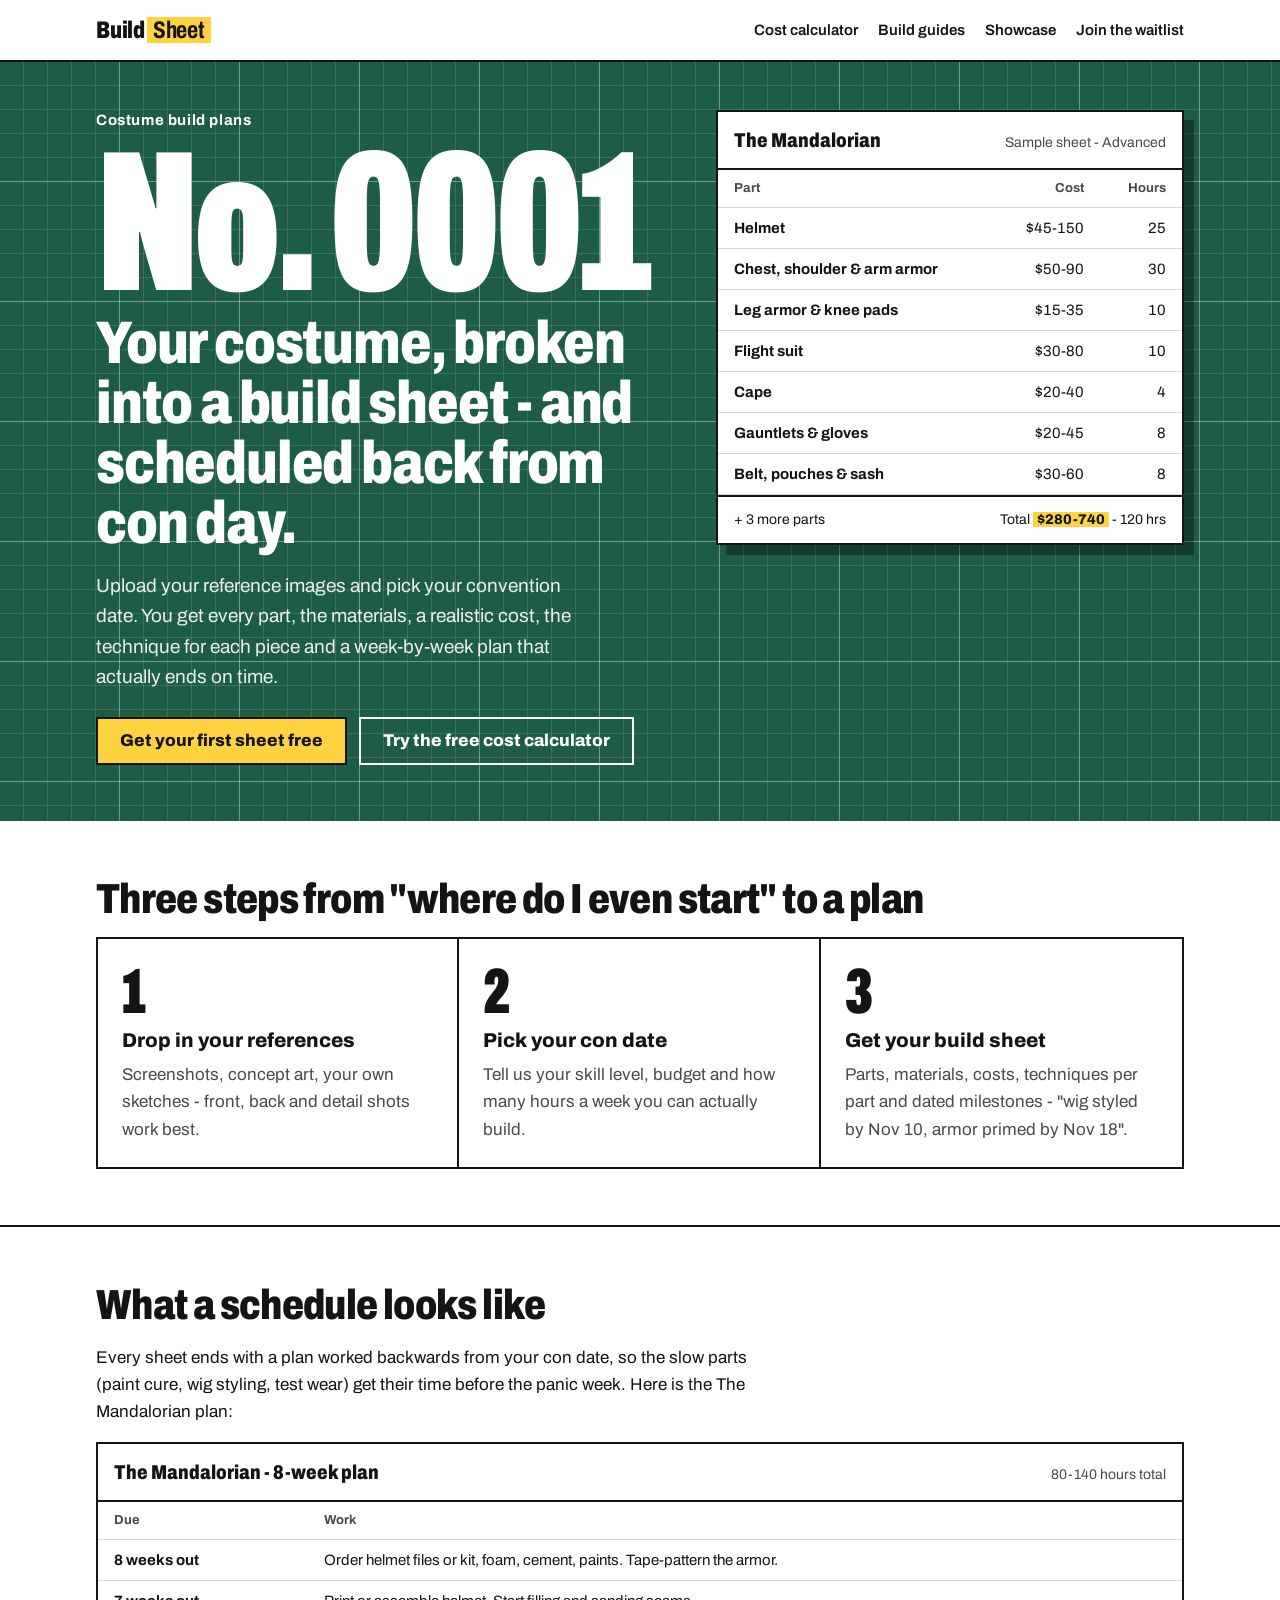
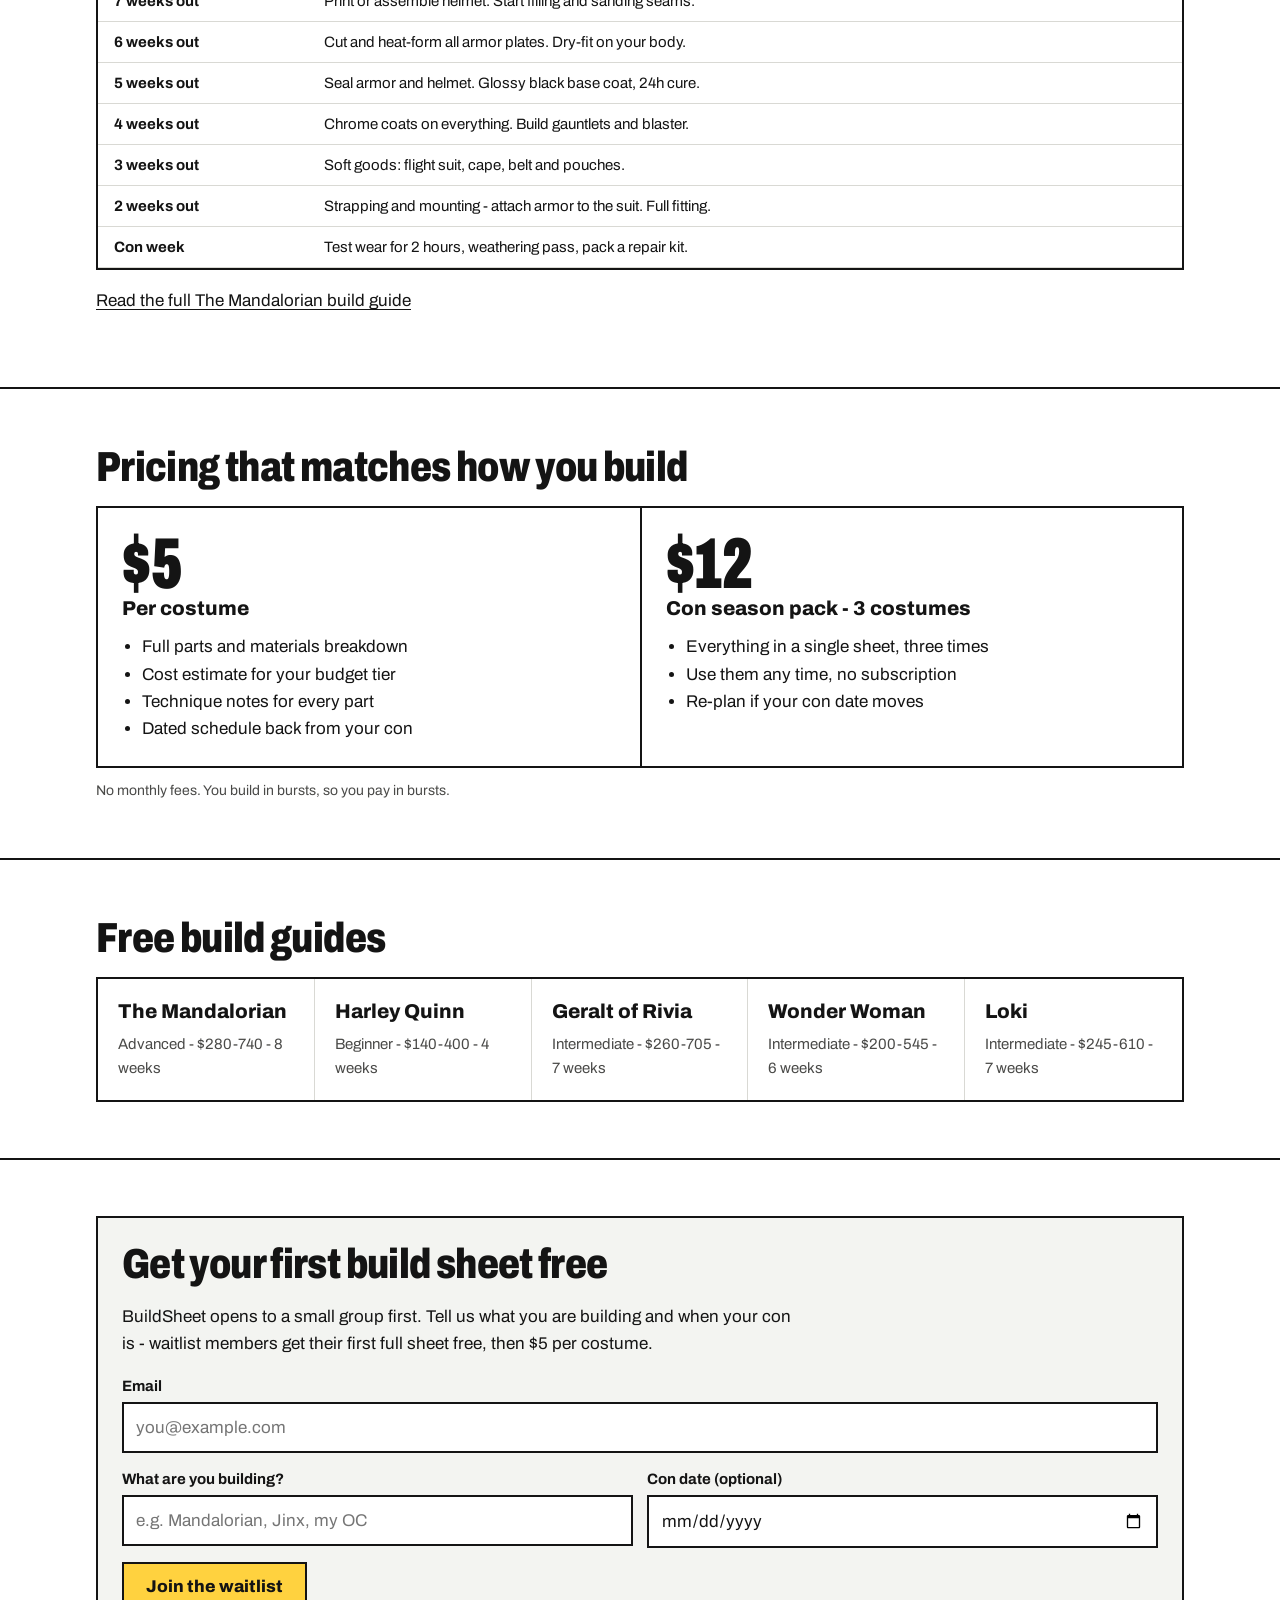
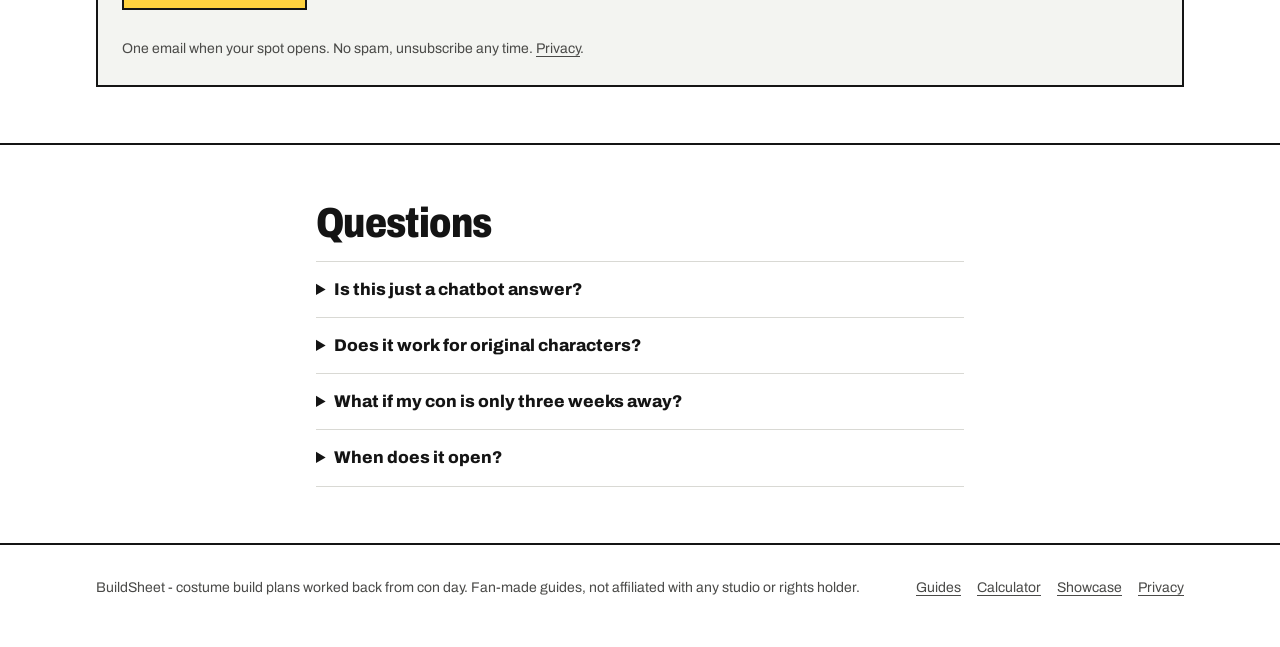
<file: index.html>
<!doctype html>
<html lang="en">
<head>
<meta charset="utf-8">
<meta name="viewport" content="width=device-width, initial-scale=1">
<title>BuildSheet - Your Costume, Broken Down and Scheduled Back From Con Day</title>
<meta name="description" content="Upload your references, pick your con date. BuildSheet breaks your cosplay into parts, materials and costs, and gives you a week-by-week schedule worked back from con day.">
<meta name="robots" content="noindex">
<link rel="canonical" href="https://mobizombi.github.io/buildsheet/">
<meta property="og:title" content="BuildSheet - Your Costume, Broken Down and Scheduled Back From Con Day">
<meta property="og:description" content="Upload your references, pick your con date. BuildSheet breaks your cosplay into parts, materials and costs, and gives you a week-by-week schedule worked back from con day.">
<meta property="og:type" content="website">
<meta name="theme-color" content="#1d5c45">
<link rel="icon" href="./favicon.svg" type="image/svg+xml">
<link rel="preconnect" href="https://fonts.googleapis.com">
<link rel="preconnect" href="https://fonts.gstatic.com" crossorigin>
<link href="https://fonts.googleapis.com/css2?family=Archivo:wdth,wght@62..125,400..900&display=swap" rel="stylesheet">
<link rel="stylesheet" href="./css/style.css?v=mwquofsf">
<script type="application/ld+json">{"@context":"https://schema.org","@type":"WebSite","name":"BuildSheet","url":"https://mobizombi.github.io/buildsheet/"}</script>
</head>
<body>
<header class="top"><div class="wrap">
<a class="brand" href="./">Build<b>Sheet</b></a>
<nav class="nav" aria-label="Main">
<a href="./cost-calculator/">Cost calculator</a>
<a href="./guides/">Build guides</a>
<a href="./showcase/">Showcase</a>
<a href="./#join">Join the waitlist</a>
</nav>
</div></header>
<main>
<div class="mat envelope"><div class="wrap envelope-grid">
<div>
<p class="pattern-no"><small>Costume build plans</small>No.&nbsp;0001</p>
<h1>Your costume, broken into a build sheet - and scheduled back from con day.</h1>
<p class="lede">Upload your reference images and pick your convention date. You get every part, the materials, a realistic cost, the technique for each piece and a week-by-week plan that actually ends on time.</p>
<div class="btns"><a class="btn" href="#join">Get your first sheet free</a><a class="btn ghost" href="cost-calculator/">Try the free cost calculator</a></div>
</div>
<div class="sheet" aria-label="Sample build sheet">
<div class="sheet-head"><strong>The Mandalorian</strong><span>Sample sheet - Advanced</span></div>
<div class="table-scroll"><table>
<thead><tr><th scope="col">Part</th><th scope="col" class="num">Cost</th><th scope="col" class="num">Hours</th></tr></thead>
<tbody><tr><td><strong>Helmet</strong></td><td class="num">$45-150</td><td class="num">25</td></tr><tr><td><strong>Chest, shoulder &amp; arm armor</strong></td><td class="num">$50-90</td><td class="num">30</td></tr><tr><td><strong>Leg armor &amp; knee pads</strong></td><td class="num">$15-35</td><td class="num">10</td></tr><tr><td><strong>Flight suit</strong></td><td class="num">$30-80</td><td class="num">10</td></tr><tr><td><strong>Cape</strong></td><td class="num">$20-40</td><td class="num">4</td></tr><tr><td><strong>Gauntlets &amp; gloves</strong></td><td class="num">$20-45</td><td class="num">8</td></tr><tr><td><strong>Belt, pouches &amp; sash</strong></td><td class="num">$30-60</td><td class="num">8</td></tr></tbody>

</table></div>
<div class="sheet-foot"><span>+ 3 more parts</span><span>Total <span class="hl">$280-740</span> - 120 hrs</span></div>
</div>
</div></div>

<section><div class="wrap">
<h2>Three steps from "where do I even start" to a plan</h2>
<div class="steps">
<div class="step"><span class="n">1</span><h3>Drop in your references</h3><p>Screenshots, concept art, your own sketches - front, back and detail shots work best.</p></div>
<div class="step"><span class="n">2</span><h3>Pick your con date</h3><p>Tell us your skill level, budget and how many hours a week you can actually build.</p></div>
<div class="step"><span class="n">3</span><h3>Get your build sheet</h3><p>Parts, materials, costs, techniques per part and dated milestones - "wig styled by Nov 10, armor primed by Nov 18".</p></div>
</div>
</div></section>

<section><div class="wrap">
<h2>What a schedule looks like</h2>
<p class="measure">Every sheet ends with a plan worked backwards from your con date, so the slow parts (paint cure, wig styling, test wear) get their time before the panic week. Here is the The Mandalorian plan:</p>
<div class="sheet"><div class="sheet-head"><strong>The Mandalorian - 8-week plan</strong><span>80-140 hours total</span></div><div class="table-scroll"><table>
<thead><tr><th scope="col">Due</th><th scope="col">Work</th></tr></thead>
<tbody><tr><td class="due">8 weeks out</td><td>Order helmet files or kit, foam, cement, paints. Tape-pattern the armor.</td></tr><tr><td class="due">7 weeks out</td><td>Print or assemble helmet. Start filling and sanding seams.</td></tr><tr><td class="due">6 weeks out</td><td>Cut and heat-form all armor plates. Dry-fit on your body.</td></tr><tr><td class="due">5 weeks out</td><td>Seal armor and helmet. Glossy black base coat, 24h cure.</td></tr><tr><td class="due">4 weeks out</td><td>Chrome coats on everything. Build gauntlets and blaster.</td></tr><tr><td class="due">3 weeks out</td><td>Soft goods: flight suit, cape, belt and pouches.</td></tr><tr><td class="due">2 weeks out</td><td>Strapping and mounting - attach armor to the suit. Full fitting.</td></tr><tr><td class="due">Con week</td><td>Test wear for 2 hours, weathering pass, pack a repair kit.</td></tr></tbody>
</table></div></div>
<p><a href="guides/mandalorian-cosplay-guide/">Read the full The Mandalorian build guide</a></p>
</div></section>

<section><div class="wrap">
<h2>Pricing that matches how you build</h2>
<div class="price-row">
<div class="price"><div class="amt">$5</div><h3>Per costume</h3><ul><li>Full parts and materials breakdown</li><li>Cost estimate for your budget tier</li><li>Technique notes for every part</li><li>Dated schedule back from your con</li></ul></div>
<div class="price"><div class="amt">$12</div><h3>Con season pack - 3 costumes</h3><ul><li>Everything in a single sheet, three times</li><li>Use them any time, no subscription</li><li>Re-plan if your con date moves</li></ul></div>
</div>
<p class="form-note" style="margin-top:12px">No monthly fees. You build in bursts, so you pay in bursts.</p>
</div></section>

<section><div class="wrap">
<h2>Free build guides</h2>
<div class="cards"><a class="card" href="guides/mandalorian-cosplay-guide/"><h3>The Mandalorian</h3><p>Advanced - $280-740 - 8 weeks</p></a><a class="card" href="guides/harley-quinn-cosplay-guide/"><h3>Harley Quinn</h3><p>Beginner - $140-400 - 4 weeks</p></a><a class="card" href="guides/geralt-of-rivia-cosplay-guide/"><h3>Geralt of Rivia</h3><p>Intermediate - $260-705 - 7 weeks</p></a><a class="card" href="guides/wonder-woman-cosplay-guide/"><h3>Wonder Woman</h3><p>Intermediate - $200-545 - 6 weeks</p></a><a class="card" href="guides/loki-cosplay-guide/"><h3>Loki</h3><p>Intermediate - $245-610 - 7 weeks</p></a></div>
</div></section>

<section><div class="wrap">
<div class="join" id="join">
<h2>Get your first build sheet free</h2>
<p class="measure">BuildSheet opens to a small group first. Tell us what you are building and when your con is - waitlist members get their first full sheet free, then $5 per costume.</p>
<form class="form" action="https://formsubmit.co/trafficgoathq@gmail.com" method="POST" data-ajax="https://formsubmit.co/ajax/trafficgoathq@gmail.com">
<input type="hidden" name="_subject" value="BuildSheet waitlist">
<input type="hidden" name="_template" value="table">
<input type="hidden" name="_captcha" value="false">
<input type="hidden" name="source" value="home">
<input type="text" name="_honey" class="hp" tabindex="-1" autocomplete="off" aria-hidden="true">
<div class="field"><label for="em-home">Email</label><input id="em-home" type="email" name="email" required autocomplete="email" placeholder="you@example.com"></div>
<div class="form-row">
<div class="field"><label for="co-home">What are you building?</label><input id="co-home" type="text" name="costume" placeholder="e.g. Mandalorian, Jinx, my OC" maxlength="120"></div>
<div class="field"><label for="dt-home">Con date (optional)</label><input id="dt-home" type="date" name="con_date"></div>
</div>
<div class="btns"><button class="btn" type="submit">Join the waitlist</button></div>
<p class="form-msg" role="status" aria-live="polite"></p>
<p class="form-note">One email when your spot opens. No spam, unsubscribe any time. <a href="privacy/">Privacy</a>.</p>
</form>
</div>
</div></section>

<section><div class="wrap faq measure">
<h2>Questions</h2>
<details><summary>Is this just a chatbot answer?</summary><p>No. A sheet is structured: every part has materials, a cost range and hours, and the schedule is built from your real date and weekly hours. It is a plan you can print and tick off.</p></details>
<details><summary>Does it work for original characters?</summary><p>Yes - references are all it needs. OCs and mash-ups work the same as any other costume.</p></details>
<details><summary>What if my con is only three weeks away?</summary><p>The sheet will tell you honestly what fits in three weeks and what to buy instead of build.</p></details>
<details><summary>When does it open?</summary><p>We are opening to the waitlist in small groups first. Join and you will get one email when your spot is ready.</p></details>
</div></section>
</main>
<footer><div class="wrap">
<span>BuildSheet - costume build plans worked back from con day. Fan-made guides, not affiliated with any studio or rights holder.</span>
<nav aria-label="Footer"><a href="./guides/">Guides</a><a href="./cost-calculator/">Calculator</a><a href="./showcase/">Showcase</a><a href="./privacy/">Privacy</a></nav>
</div></footer>
<script src="./js/form.js?v=mwquofsf" defer></script>
</body>
</html>
</file>
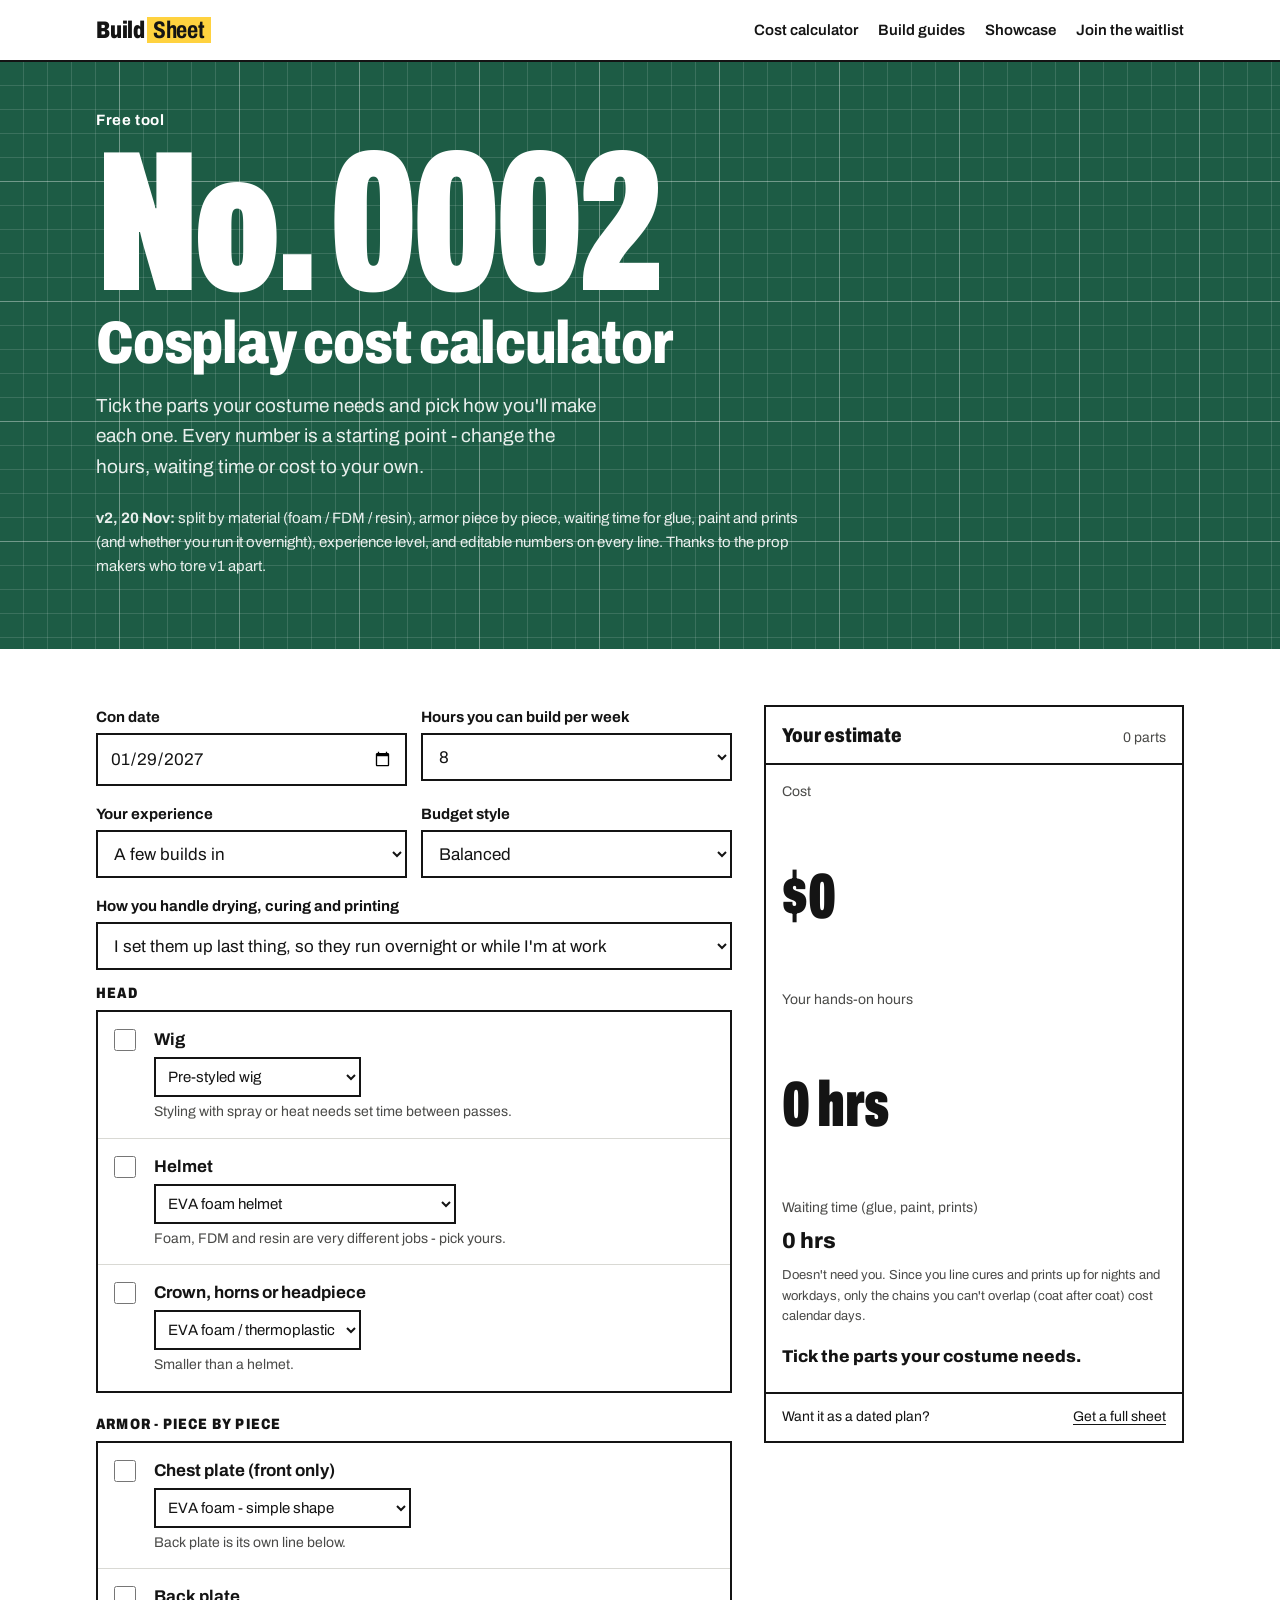
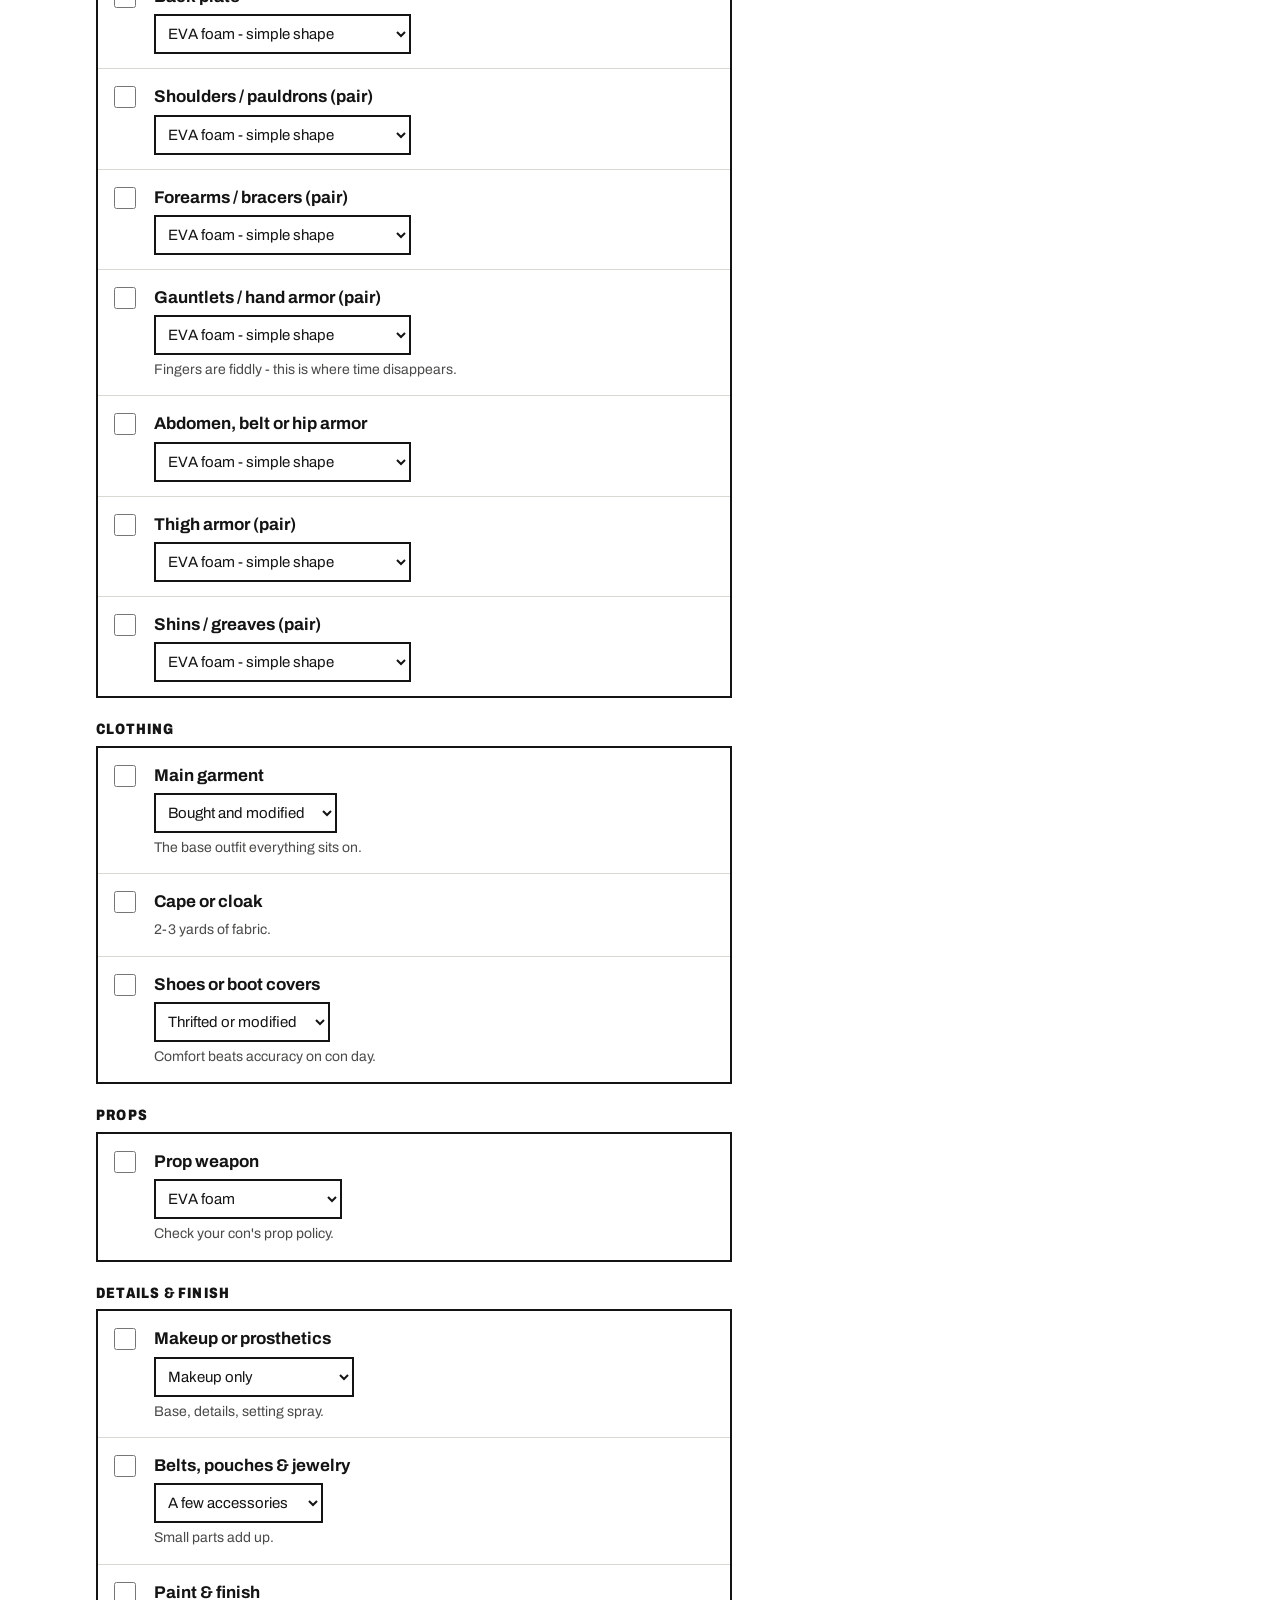
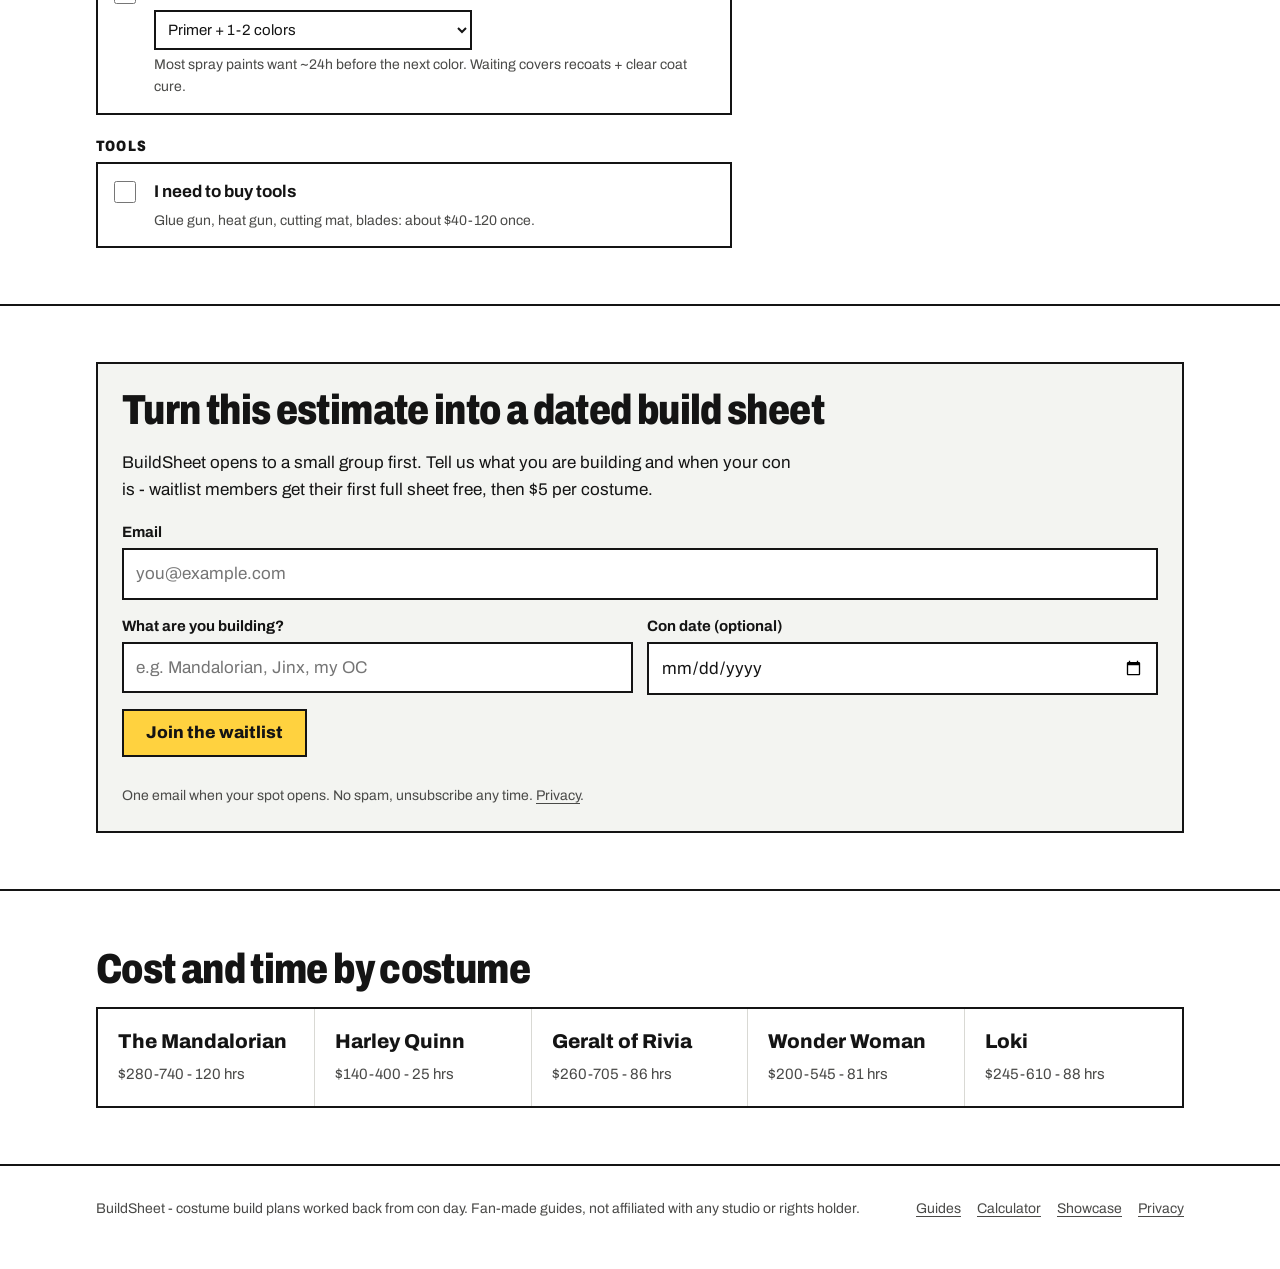
<file: cost-calculator/index.html>
<!doctype html>
<html lang="en">
<head>
<meta charset="utf-8">
<meta name="viewport" content="width=device-width, initial-scale=1">
<title>Cosplay Cost Calculator - How Much Will Your Costume Cost? | BuildSheet</title>
<meta name="description" content="Free cosplay cost calculator: pick wig, armor, props, sewing and makeup to get a cost range, total build hours and whether you will finish before your con.">
<meta name="robots" content="noindex">
<link rel="canonical" href="https://mobizombi.github.io/buildsheet/cost-calculator/">
<meta property="og:title" content="Cosplay Cost Calculator - How Much Will Your Costume Cost? | BuildSheet">
<meta property="og:description" content="Free cosplay cost calculator: pick wig, armor, props, sewing and makeup to get a cost range, total build hours and whether you will finish before your con.">
<meta property="og:type" content="website">
<meta name="theme-color" content="#1d5c45">
<link rel="icon" href="../favicon.svg" type="image/svg+xml">
<link rel="preconnect" href="https://fonts.googleapis.com">
<link rel="preconnect" href="https://fonts.gstatic.com" crossorigin>
<link href="https://fonts.googleapis.com/css2?family=Archivo:wdth,wght@62..125,400..900&display=swap" rel="stylesheet">
<link rel="stylesheet" href="../css/style.css?v=mwquofsj">
<script type="application/ld+json">{"@context":"https://schema.org","@type":"WebApplication","name":"Cosplay cost calculator","applicationCategory":"UtilitiesApplication","offers":{"@type":"Offer","price":"0","priceCurrency":"USD"}}</script>
</head>
<body>
<header class="top"><div class="wrap">
<a class="brand" href="../">Build<b>Sheet</b></a>
<nav class="nav" aria-label="Main">
<a href="../cost-calculator/">Cost calculator</a>
<a href="../guides/">Build guides</a>
<a href="../showcase/">Showcase</a>
<a href="../#join">Join the waitlist</a>
</nav>
</div></header>
<main>
<div class="mat envelope"><div class="wrap">
<p class="pattern-no"><small>Free tool</small>No.&nbsp;0002</p>
<h1>Cosplay cost calculator</h1>
<p class="lede">Tick the parts your costume needs and pick how you'll make each one. Every number is a starting point - change the hours, waiting time or cost to your own.</p>
<p class="changelog"><strong>v2, 20 Nov:</strong> split by material (foam / FDM / resin), armor piece by piece, waiting time for glue, paint and prints (and whether you run it overnight), experience level, and editable numbers on every line. Thanks to the prop makers who tore v1 apart.</p>
</div></div>
<section><div class="wrap calc-grid">
<form id="calc" aria-label="Costume parts" onsubmit="return false">
<div class="form-row" style="margin-bottom:16px">
<div class="field"><label for="con">Con date</label><input id="con" type="date"></div>
<div class="field"><label for="hpw">Hours you can build per week</label><select id="hpw"><option>3</option><option>5</option><option selected>8</option><option>12</option><option>20</option></select></div>
</div>
<div class="form-row" style="margin-bottom:16px">
<div class="field"><label for="xp">Your experience</label><select id="xp"><option value="1.7">First big build</option><option value="1" selected>A few builds in</option><option value="0.6">Experienced / pro</option></select></div>
<div class="field"><label for="tier">Budget style</label><select id="tier"><option value="0">Thrifty - scrap, thrift, DIY</option><option value="0.5" selected>Balanced</option><option value="1">Premium - kits, good wigs, nice finishes</option></select></div>
</div>
<div class="field" style="margin-bottom:16px"><label for="waitmode">How you handle drying, curing and printing</label><select id="waitmode"><option value="0.15" selected>I set them up last thing, so they run overnight or while I'm at work</option><option value="0.5">I often have to stop and wait before I can carry on</option></select></div>
<h2 class="part-group">Head</h2>
<div class="parts">
<div class="part" data-row="wig"><input type="checkbox" id="p-wig" data-part="wig"><label for="p-wig">Wig</label>
<div class="opts"><select aria-label="Wig method" data-opt="wig"><option value="0">Pre-styled wig</option><option value="1">Lace-front, custom styled</option></select></div>
<span class="hint">Styling with spray or heat needs set time between passes.</span>
<div class="edit"><label>Your hours<input type="number" min="0" step="1" inputmode="numeric" data-f="work"></label><label>Waiting hrs<input type="number" min="0" step="1" inputmode="numeric" data-f="wait"></label><label>Cost $<input type="number" min="0" step="5" inputmode="numeric" data-f="cost"></label><button type="button" class="reset" hidden>Reset</button></div></div><div class="part" data-row="helmet"><input type="checkbox" id="p-helmet" data-part="helmet"><label for="p-helmet">Helmet</label>
<div class="opts"><select aria-label="Helmet method" data-opt="helmet"><option value="0">EVA foam helmet</option><option value="1">FDM 3D print (filament + filler + sanding)</option><option value="2">Resin 3D print</option><option value="3">Bought resin kit (clean-up + paint)</option></select></div>
<span class="hint">Foam, FDM and resin are very different jobs - pick yours.</span>
<div class="edit"><label>Your hours<input type="number" min="0" step="1" inputmode="numeric" data-f="work"></label><label>Waiting hrs<input type="number" min="0" step="1" inputmode="numeric" data-f="wait"></label><label>Cost $<input type="number" min="0" step="5" inputmode="numeric" data-f="cost"></label><button type="button" class="reset" hidden>Reset</button></div></div><div class="part" data-row="headpiece"><input type="checkbox" id="p-headpiece" data-part="headpiece"><label for="p-headpiece">Crown, horns or headpiece</label>
<div class="opts"><select aria-label="Crown, horns or headpiece method" data-opt="headpiece"><option value="0">EVA foam / thermoplastic</option><option value="1">3D printed</option></select></div>
<span class="hint">Smaller than a helmet.</span>
<div class="edit"><label>Your hours<input type="number" min="0" step="1" inputmode="numeric" data-f="work"></label><label>Waiting hrs<input type="number" min="0" step="1" inputmode="numeric" data-f="wait"></label><label>Cost $<input type="number" min="0" step="5" inputmode="numeric" data-f="cost"></label><button type="button" class="reset" hidden>Reset</button></div></div>
</div><h2 class="part-group">Armor - piece by piece</h2>
<div class="parts">
<div class="part" data-row="chest"><input type="checkbox" id="p-chest" data-part="chest"><label for="p-chest">Chest plate (front only)</label>
<div class="opts"><select aria-label="Chest plate (front only) method" data-opt="chest"><option value="0">EVA foam - simple shape</option><option value="1">EVA foam - ornate / layered detail</option><option value="2">3D print (FDM) - simple</option><option value="3">3D print (FDM) - ornate</option></select></div>
<span class="hint">Back plate is its own line below.</span>
<div class="edit"><label>Your hours<input type="number" min="0" step="1" inputmode="numeric" data-f="work"></label><label>Waiting hrs<input type="number" min="0" step="1" inputmode="numeric" data-f="wait"></label><label>Cost $<input type="number" min="0" step="5" inputmode="numeric" data-f="cost"></label><button type="button" class="reset" hidden>Reset</button></div></div><div class="part" data-row="back"><input type="checkbox" id="p-back" data-part="back"><label for="p-back">Back plate</label>
<div class="opts"><select aria-label="Back plate method" data-opt="back"><option value="0">EVA foam - simple shape</option><option value="1">EVA foam - ornate / layered detail</option><option value="2">3D print (FDM) - simple</option><option value="3">3D print (FDM) - ornate</option></select></div>

<div class="edit"><label>Your hours<input type="number" min="0" step="1" inputmode="numeric" data-f="work"></label><label>Waiting hrs<input type="number" min="0" step="1" inputmode="numeric" data-f="wait"></label><label>Cost $<input type="number" min="0" step="5" inputmode="numeric" data-f="cost"></label><button type="button" class="reset" hidden>Reset</button></div></div><div class="part" data-row="shoulders"><input type="checkbox" id="p-shoulders" data-part="shoulders"><label for="p-shoulders">Shoulders / pauldrons (pair)</label>
<div class="opts"><select aria-label="Shoulders / pauldrons (pair) method" data-opt="shoulders"><option value="0">EVA foam - simple shape</option><option value="1">EVA foam - ornate / layered detail</option><option value="2">3D print (FDM) - simple</option><option value="3">3D print (FDM) - ornate</option></select></div>

<div class="edit"><label>Your hours<input type="number" min="0" step="1" inputmode="numeric" data-f="work"></label><label>Waiting hrs<input type="number" min="0" step="1" inputmode="numeric" data-f="wait"></label><label>Cost $<input type="number" min="0" step="5" inputmode="numeric" data-f="cost"></label><button type="button" class="reset" hidden>Reset</button></div></div><div class="part" data-row="forearms"><input type="checkbox" id="p-forearms" data-part="forearms"><label for="p-forearms">Forearms / bracers (pair)</label>
<div class="opts"><select aria-label="Forearms / bracers (pair) method" data-opt="forearms"><option value="0">EVA foam - simple shape</option><option value="1">EVA foam - ornate / layered detail</option><option value="2">3D print (FDM) - simple</option><option value="3">3D print (FDM) - ornate</option></select></div>

<div class="edit"><label>Your hours<input type="number" min="0" step="1" inputmode="numeric" data-f="work"></label><label>Waiting hrs<input type="number" min="0" step="1" inputmode="numeric" data-f="wait"></label><label>Cost $<input type="number" min="0" step="5" inputmode="numeric" data-f="cost"></label><button type="button" class="reset" hidden>Reset</button></div></div><div class="part" data-row="gauntlets"><input type="checkbox" id="p-gauntlets" data-part="gauntlets"><label for="p-gauntlets">Gauntlets / hand armor (pair)</label>
<div class="opts"><select aria-label="Gauntlets / hand armor (pair) method" data-opt="gauntlets"><option value="0">EVA foam - simple shape</option><option value="1">EVA foam - ornate / layered detail</option><option value="2">3D print (FDM) - simple</option><option value="3">3D print (FDM) - ornate</option></select></div>
<span class="hint">Fingers are fiddly - this is where time disappears.</span>
<div class="edit"><label>Your hours<input type="number" min="0" step="1" inputmode="numeric" data-f="work"></label><label>Waiting hrs<input type="number" min="0" step="1" inputmode="numeric" data-f="wait"></label><label>Cost $<input type="number" min="0" step="5" inputmode="numeric" data-f="cost"></label><button type="button" class="reset" hidden>Reset</button></div></div><div class="part" data-row="abdomen"><input type="checkbox" id="p-abdomen" data-part="abdomen"><label for="p-abdomen">Abdomen, belt or hip armor</label>
<div class="opts"><select aria-label="Abdomen, belt or hip armor method" data-opt="abdomen"><option value="0">EVA foam - simple shape</option><option value="1">EVA foam - ornate / layered detail</option><option value="2">3D print (FDM) - simple</option><option value="3">3D print (FDM) - ornate</option></select></div>

<div class="edit"><label>Your hours<input type="number" min="0" step="1" inputmode="numeric" data-f="work"></label><label>Waiting hrs<input type="number" min="0" step="1" inputmode="numeric" data-f="wait"></label><label>Cost $<input type="number" min="0" step="5" inputmode="numeric" data-f="cost"></label><button type="button" class="reset" hidden>Reset</button></div></div><div class="part" data-row="thighs"><input type="checkbox" id="p-thighs" data-part="thighs"><label for="p-thighs">Thigh armor (pair)</label>
<div class="opts"><select aria-label="Thigh armor (pair) method" data-opt="thighs"><option value="0">EVA foam - simple shape</option><option value="1">EVA foam - ornate / layered detail</option><option value="2">3D print (FDM) - simple</option><option value="3">3D print (FDM) - ornate</option></select></div>

<div class="edit"><label>Your hours<input type="number" min="0" step="1" inputmode="numeric" data-f="work"></label><label>Waiting hrs<input type="number" min="0" step="1" inputmode="numeric" data-f="wait"></label><label>Cost $<input type="number" min="0" step="5" inputmode="numeric" data-f="cost"></label><button type="button" class="reset" hidden>Reset</button></div></div><div class="part" data-row="shins"><input type="checkbox" id="p-shins" data-part="shins"><label for="p-shins">Shins / greaves (pair)</label>
<div class="opts"><select aria-label="Shins / greaves (pair) method" data-opt="shins"><option value="0">EVA foam - simple shape</option><option value="1">EVA foam - ornate / layered detail</option><option value="2">3D print (FDM) - simple</option><option value="3">3D print (FDM) - ornate</option></select></div>

<div class="edit"><label>Your hours<input type="number" min="0" step="1" inputmode="numeric" data-f="work"></label><label>Waiting hrs<input type="number" min="0" step="1" inputmode="numeric" data-f="wait"></label><label>Cost $<input type="number" min="0" step="5" inputmode="numeric" data-f="cost"></label><button type="button" class="reset" hidden>Reset</button></div></div>
</div><h2 class="part-group">Clothing</h2>
<div class="parts">
<div class="part" data-row="garment"><input type="checkbox" id="p-garment" data-part="garment"><label for="p-garment">Main garment</label>
<div class="opts"><select aria-label="Main garment method" data-opt="garment"><option value="0">Bought and modified</option><option value="1">Simple sewn</option><option value="2">Tailored coat or dress</option></select></div>
<span class="hint">The base outfit everything sits on.</span>
<div class="edit"><label>Your hours<input type="number" min="0" step="1" inputmode="numeric" data-f="work"></label><label>Waiting hrs<input type="number" min="0" step="1" inputmode="numeric" data-f="wait"></label><label>Cost $<input type="number" min="0" step="5" inputmode="numeric" data-f="cost"></label><button type="button" class="reset" hidden>Reset</button></div></div><div class="part" data-row="cape"><input type="checkbox" id="p-cape" data-part="cape"><label for="p-cape">Cape or cloak</label>

<span class="hint">2-3 yards of fabric.</span>
<div class="edit"><label>Your hours<input type="number" min="0" step="1" inputmode="numeric" data-f="work"></label><label>Waiting hrs<input type="number" min="0" step="1" inputmode="numeric" data-f="wait"></label><label>Cost $<input type="number" min="0" step="5" inputmode="numeric" data-f="cost"></label><button type="button" class="reset" hidden>Reset</button></div></div><div class="part" data-row="shoes"><input type="checkbox" id="p-shoes" data-part="shoes"><label for="p-shoes">Shoes or boot covers</label>
<div class="opts"><select aria-label="Shoes or boot covers method" data-opt="shoes"><option value="0">Thrifted or modified</option><option value="1">Custom boot covers</option></select></div>
<span class="hint">Comfort beats accuracy on con day.</span>
<div class="edit"><label>Your hours<input type="number" min="0" step="1" inputmode="numeric" data-f="work"></label><label>Waiting hrs<input type="number" min="0" step="1" inputmode="numeric" data-f="wait"></label><label>Cost $<input type="number" min="0" step="5" inputmode="numeric" data-f="cost"></label><button type="button" class="reset" hidden>Reset</button></div></div>
</div><h2 class="part-group">Props</h2>
<div class="parts">
<div class="part" data-row="prop"><input type="checkbox" id="p-prop" data-part="prop"><label for="p-prop">Prop weapon</label>
<div class="opts"><select aria-label="Prop weapon method" data-opt="prop"><option value="0">EVA foam</option><option value="1">FDM 3D print</option><option value="2">Resin 3D print</option><option value="3">Bought resin kit or cast</option></select></div>
<span class="hint">Check your con's prop policy.</span>
<div class="edit"><label>Your hours<input type="number" min="0" step="1" inputmode="numeric" data-f="work"></label><label>Waiting hrs<input type="number" min="0" step="1" inputmode="numeric" data-f="wait"></label><label>Cost $<input type="number" min="0" step="5" inputmode="numeric" data-f="cost"></label><button type="button" class="reset" hidden>Reset</button></div></div>
</div><h2 class="part-group">Details &amp; finish</h2>
<div class="parts">
<div class="part" data-row="makeup"><input type="checkbox" id="p-makeup" data-part="makeup"><label for="p-makeup">Makeup or prosthetics</label>
<div class="opts"><select aria-label="Makeup or prosthetics method" data-opt="makeup"><option value="0">Makeup only</option><option value="1">Prosthetics or scar work</option></select></div>
<span class="hint">Base, details, setting spray.</span>
<div class="edit"><label>Your hours<input type="number" min="0" step="1" inputmode="numeric" data-f="work"></label><label>Waiting hrs<input type="number" min="0" step="1" inputmode="numeric" data-f="wait"></label><label>Cost $<input type="number" min="0" step="5" inputmode="numeric" data-f="cost"></label><button type="button" class="reset" hidden>Reset</button></div></div><div class="part" data-row="acc"><input type="checkbox" id="p-acc" data-part="acc"><label for="p-acc">Belts, pouches &amp; jewelry</label>
<div class="opts"><select aria-label="Belts, pouches &amp; jewelry method" data-opt="acc"><option value="0">A few accessories</option><option value="1">Lots of accessories</option></select></div>
<span class="hint">Small parts add up.</span>
<div class="edit"><label>Your hours<input type="number" min="0" step="1" inputmode="numeric" data-f="work"></label><label>Waiting hrs<input type="number" min="0" step="1" inputmode="numeric" data-f="wait"></label><label>Cost $<input type="number" min="0" step="5" inputmode="numeric" data-f="cost"></label><button type="button" class="reset" hidden>Reset</button></div></div><div class="part" data-row="paint"><input type="checkbox" id="p-paint" data-part="paint"><label for="p-paint">Paint &amp; finish</label>
<div class="opts"><select aria-label="Paint &amp; finish method" data-opt="paint"><option value="0">Primer + 1-2 colors</option><option value="1">Primer + 3-4 colors + weathering</option><option value="2">Show-quality: filler, many colors, clear coat</option></select></div>
<span class="hint">Most spray paints want ~24h before the next color. Waiting covers recoats + clear coat cure.</span>
<div class="edit"><label>Your hours<input type="number" min="0" step="1" inputmode="numeric" data-f="work"></label><label>Waiting hrs<input type="number" min="0" step="1" inputmode="numeric" data-f="wait"></label><label>Cost $<input type="number" min="0" step="5" inputmode="numeric" data-f="cost"></label><button type="button" class="reset" hidden>Reset</button></div></div>
</div>
<h2 class="part-group">Tools</h2>
<div class="parts"><div class="part"><input type="checkbox" id="p-tools" data-part="tools"><label for="p-tools">I need to buy tools</label><span class="hint">Glue gun, heat gun, cutting mat, blades: about $40-120 once.</span></div></div>
</form>
<aside class="calc-out" aria-live="polite">
<div class="sheet">
<div class="sheet-head"><strong>Your estimate</strong><span id="count">0 parts</span></div>
<div style="padding:16px">
<p class="out-label">Cost</p>
<p class="big" id="cost">$0</p>
<p class="out-label">Your hands-on hours</p>
<p class="big" id="hours">0 hrs</p>
<p class="out-label">Waiting time (glue, paint, prints)</p>
<p class="mid" id="wait">0 hrs</p>
<p class="out-note" id="waitnote">Doesn't need you, but it eats calendar days. </p>
<p style="margin:16px 0 0" id="fit">Pick your con date to see if it fits.</p>
<p class="out-note" id="sinks"></p>
<p class="out-note" id="shoplink" hidden><a href="#shoplist">See your shopping list</a></p>
</div>
<div class="sheet-foot"><span>Want it as a dated plan?</span><a href="#join">Get a full sheet</a></div>
</div>
</aside>
</div></section>
<section id="shoplist" hidden><div class="wrap">
<h2>Your shopping list</h2>
<p class="measure">Built from the parts you ticked. Amazon is usually fastest for US shipping; AliExpress is cheaper if you order 3-4 weeks ahead.</p>
<div class="sheet"><div class="sheet-head"><strong>Shopping list</strong><span id="shopcount"></span></div><div class="table-scroll"><table class="shop"><thead><tr><th scope="col">Material</th><th scope="col">Where to get it</th></tr></thead><tbody id="shoprows"></tbody></table></div></div>
<p class="form-note" style="margin-top:8px">Shopping links go to Amazon and AliExpress searches. As an Amazon Associate and AliExpress affiliate, BuildSheet earns a small commission from qualifying purchases - it costs you nothing extra.</p>
</div></section>
<section><div class="wrap"><div class="join" id="join">
<h2>Turn this estimate into a dated build sheet</h2>
<p class="measure">BuildSheet opens to a small group first. Tell us what you are building and when your con is - waitlist members get their first full sheet free, then $5 per costume.</p>
<form class="form" action="https://formsubmit.co/trafficgoathq@gmail.com" method="POST" data-ajax="https://formsubmit.co/ajax/trafficgoathq@gmail.com">
<input type="hidden" name="_subject" value="BuildSheet waitlist">
<input type="hidden" name="_template" value="table">
<input type="hidden" name="_captcha" value="false">
<input type="hidden" name="source" value="calculator">
<input type="text" name="_honey" class="hp" tabindex="-1" autocomplete="off" aria-hidden="true">
<div class="field"><label for="em-calculator">Email</label><input id="em-calculator" type="email" name="email" required autocomplete="email" placeholder="you@example.com"></div>
<div class="form-row">
<div class="field"><label for="co-calculator">What are you building?</label><input id="co-calculator" type="text" name="costume" placeholder="e.g. Mandalorian, Jinx, my OC" maxlength="120"></div>
<div class="field"><label for="dt-calculator">Con date (optional)</label><input id="dt-calculator" type="date" name="con_date"></div>
</div>
<div class="btns"><button class="btn" type="submit">Join the waitlist</button></div>
<p class="form-msg" role="status" aria-live="polite"></p>
<p class="form-note">One email when your spot opens. No spam, unsubscribe any time. <a href="../privacy/">Privacy</a>.</p>
</form>
</div></div></section>
<section><div class="wrap">
<h2>Cost and time by costume</h2>
<div class="cards"><a class="card" href="../guides/mandalorian-cosplay-guide/"><h3>The Mandalorian</h3><p>$280-740 - 120 hrs</p></a><a class="card" href="../guides/harley-quinn-cosplay-guide/"><h3>Harley Quinn</h3><p>$140-400 - 25 hrs</p></a><a class="card" href="../guides/geralt-of-rivia-cosplay-guide/"><h3>Geralt of Rivia</h3><p>$260-705 - 86 hrs</p></a><a class="card" href="../guides/wonder-woman-cosplay-guide/"><h3>Wonder Woman</h3><p>$200-545 - 81 hrs</p></a><a class="card" href="../guides/loki-cosplay-guide/"><h3>Loki</h3><p>$245-610 - 88 hrs</p></a></div>
</div></section>
<script>window.BS_PARTS=[["wig","Wig",[[30,60,2,0],[60,140,8,4]]],["helmet","Helmet",[[25,50,20,24],[40,90,16,60],[60,140,12,30],[80,200,10,24]]],["headpiece","Crown, horns or headpiece",[[10,30,6,12],[15,45,5,20]]],["chest","Chest plate (front only)",[[15,30,8,12],[25,50,18,18],[30,60,10,60],[40,80,16,90]]],["back","Back plate",[[10,25,6,12],[20,40,12,18],[25,50,8,50],[35,70,12,70]]],["shoulders","Shoulders / pauldrons (pair)",[[10,20,5,12],[15,35,10,18],[20,40,6,30],[30,55,10,45]]],["forearms","Forearms / bracers (pair)",[[8,15,4,12],[12,25,8,18],[15,30,5,24],[20,40,8,36]]],["gauntlets","Gauntlets / hand armor (pair)",[[10,20,6,12],[15,30,12,18],[20,40,8,30],[30,60,14,45]]],["abdomen","Abdomen, belt or hip armor",[[8,15,4,12],[12,25,8,18],[15,30,5,24],[20,40,8,36]]],["thighs","Thigh armor (pair)",[[10,20,5,12],[15,30,10,18],[25,45,6,36],[35,60,10,50]]],["shins","Shins / greaves (pair)",[[10,20,5,12],[15,30,10,18],[25,45,6,36],[35,60,10,50]]],["garment","Main garment",[[25,60,4,0],[25,60,12,0],[60,160,30,0]]],["cape","Cape or cloak",[[20,50,5,0]]],["shoes","Shoes or boot covers",[[20,60,3,0],[40,90,8,12]]],["prop","Prop weapon",[[15,50,10,24],[25,70,10,40],[40,100,8,24],[60,150,8,24]]],["makeup","Makeup or prosthetics",[[15,50,2,0],[40,120,6,12]]],["acc","Belts, pouches & jewelry",[[15,40,4,6],[40,90,10,12]]],["paint","Paint & finish",[[20,40,6,48],[35,70,14,96],[60,120,25,144]]]];</script>
<script>window.BS_SHOP={"items":{"eva10":{"key":"eva10","label":"10mm EVA foam sheets","amazon":"https://www.amazon.com/s?k=eva%20foam%20sheet%2010mm%20cosplay&tag=cheapadeal-20","ali":"https://s.click.aliexpress.com/e/_c2zpwEcz"},"eva5":{"key":"eva5","label":"5mm EVA foam sheets","amazon":"https://www.amazon.com/s?k=eva%20foam%20sheet%205mm%20cosplay&tag=cheapadeal-20","ali":"https://s.click.aliexpress.com/e/_c3VJO61J"},"eva2":{"key":"eva2","label":"2mm EVA craft foam","amazon":"https://www.amazon.com/s?k=eva%20foam%202mm%20cosplay&tag=cheapadeal-20","ali":"https://s.click.aliexpress.com/e/_c2znup7R"},"contact":{"key":"contact","label":"Contact cement","amazon":"https://www.amazon.com/s?k=contact%20cement%20glue&tag=cheapadeal-20","ali":"https://s.click.aliexpress.com/e/_c3VZR7SN"},"heatgun":{"key":"heatgun","label":"Heat gun","amazon":"https://www.amazon.com/s?k=heat%20gun%20crafts&tag=cheapadeal-20","ali":"https://s.click.aliexpress.com/e/_c3GqI2pX"},"knife":{"key":"knife","label":"Snap-off knife + spare blades","amazon":"https://www.amazon.com/s?k=snap%20off%20utility%20knife%20blades&tag=cheapadeal-20","ali":"https://s.click.aliexpress.com/e/_c3lK5aY9"},"mat":{"key":"mat","label":"Self-healing cutting mat","amazon":"https://www.amazon.com/s?k=self%20healing%20cutting%20mat%20a2&tag=cheapadeal-20","ali":"https://s.click.aliexpress.com/e/_c4cBYhRB"},"rotary":{"key":"rotary","label":"Rotary tool (Dremel-style)","amazon":"https://www.amazon.com/s?k=rotary%20tool%20kit&tag=cheapadeal-20","ali":"https://s.click.aliexpress.com/e/_c3E1VZu1"},"sealer":{"key":"sealer","label":"Flexible foam sealer (Plasti Dip-style)","amazon":"https://www.amazon.com/s?k=plasti%20dip%20spray&tag=cheapadeal-20","ali":"https://s.click.aliexpress.com/e/_c4csPU2D"},"thermo":{"key":"thermo","label":"Thermoplastic sheet (Worbla-style)","amazon":"https://www.amazon.com/s?k=thermoplastic%20sheet%20cosplay&tag=cheapadeal-20","ali":"https://s.click.aliexpress.com/e/_c3t6ogPx"},"pla":{"key":"pla","label":"PLA filament","amazon":"https://www.amazon.com/s?k=pla%20filament%201.75mm&tag=cheapadeal-20","ali":"https://s.click.aliexpress.com/e/_c3k8xNpb"},"resin":{"key":"resin","label":"3D printer resin","amazon":"https://www.amazon.com/s?k=3d%20printer%20resin&tag=cheapadeal-20","ali":"https://s.click.aliexpress.com/e/_c3jHirtj"},"putty":{"key":"putty","label":"Spot putty / filler","amazon":"https://www.amazon.com/s?k=spot%20putty%20filler&tag=cheapadeal-20","ali":"https://s.click.aliexpress.com/e/_c3dwdFpL"},"sanding":{"key":"sanding","label":"Sanding sponges + sandpaper set","amazon":"https://www.amazon.com/s?k=sandpaper%20assortment%20sanding%20sponge&tag=cheapadeal-20","ali":"https://s.click.aliexpress.com/e/_c3Bpnw4d"},"fillerprimer":{"key":"fillerprimer","label":"Filler primer spray","amazon":"https://www.amazon.com/s?k=filler%20primer%20spray%20paint&tag=cheapadeal-20","ali":"https://s.click.aliexpress.com/e/_c43C5lLX"},"chrome":{"key":"chrome","label":"Mirror chrome spray paint","amazon":"https://www.amazon.com/s?k=mirror%20chrome%20spray%20paint&tag=cheapadeal-20","ali":"https://s.click.aliexpress.com/e/_c3yk3Jov"},"goldpaint":{"key":"goldpaint","label":"Gold metallic paint","amazon":"https://www.amazon.com/s?k=gold%20metallic%20spray%20paint&tag=cheapadeal-20","ali":"https://s.click.aliexpress.com/e/_c3ew5t3B"},"silverpaint":{"key":"silverpaint","label":"Silver metallic paint","amazon":"https://www.amazon.com/s?k=silver%20metallic%20paint&tag=cheapadeal-20","ali":"https://s.click.aliexpress.com/e/_c3rZA4MV"},"acrylic":{"key":"acrylic","label":"Acrylic paint set + brushes","amazon":"https://www.amazon.com/s?k=acrylic%20paint%20set%20brushes&tag=cheapadeal-20","ali":"https://s.click.aliexpress.com/e/_c3Qw8Adn"},"clear":{"key":"clear","label":"Clear coat spray","amazon":"https://www.amazon.com/s?k=clear%20coat%20spray%20matte%20gloss&tag=cheapadeal-20","ali":"https://s.click.aliexpress.com/e/_c4FOVvZj"},"elastic":{"key":"elastic","label":"Elastic strap + side-release buckles","amazon":"https://www.amazon.com/s?k=elastic%20strap%20side%20release%20buckle&tag=cheapadeal-20","ali":"https://s.click.aliexpress.com/e/_c3r4Djz3"},"snaps":{"key":"snaps","label":"Snaps, rivets + setting tool","amazon":"https://www.amazon.com/s?k=snap%20rivet%20setting%20tool%20kit&tag=cheapadeal-20","ali":"https://s.click.aliexpress.com/e/_c3u9TIQZ"},"velcro":{"key":"velcro","label":"Heavy-duty hook-and-loop strips","amazon":"https://www.amazon.com/s?k=heavy%20duty%20velcro%20strips&tag=cheapadeal-20","ali":"https://s.click.aliexpress.com/e/_c2we4C6h"},"fauxleather":{"key":"fauxleather","label":"Faux leather fabric","amazon":"https://www.amazon.com/s?k=faux%20leather%20fabric&tag=cheapadeal-20","ali":"https://s.click.aliexpress.com/e/_c3MGVdC1"},"wig":{"key":"wig","label":"Heat-resistant cosplay wig","amazon":"https://www.amazon.com/s?k=cosplay%20wig%20heat%20resistant&tag=cheapadeal-20","ali":"https://s.click.aliexpress.com/e/_c3wazypr"},"lacewig":{"key":"lacewig","label":"Lace-front cosplay wig","amazon":"https://www.amazon.com/s?k=lace%20front%20cosplay%20wig&tag=cheapadeal-20","ali":"https://s.click.aliexpress.com/e/_c2QhwoKh"},"wigspray":{"key":"wigspray","label":"Wig styling spray + wig head","amazon":"https://www.amazon.com/s?k=wig%20styling%20spray%20wig%20head&tag=cheapadeal-20","ali":"https://s.click.aliexpress.com/e/_c2Q9IP6H"},"facepaint":{"key":"facepaint","label":"Cosplay makeup / face paint","amazon":"https://www.amazon.com/s?k=cosplay%20face%20paint%20makeup&tag=cheapadeal-20","ali":"https://s.click.aliexpress.com/e/_c3TeMkb3"},"scarwax":{"key":"scarwax","label":"Scar wax + liquid latex","amazon":"https://www.amazon.com/s?k=scar%20wax%20liquid%20latex&tag=cheapadeal-20","ali":"https://s.click.aliexpress.com/e/_c403hbBr"},"spiritgum":{"key":"spiritgum","label":"Prosthetic adhesive (spirit gum)","amazon":"https://www.amazon.com/s?k=spirit%20gum%20prosthetic%20adhesive&tag=cheapadeal-20","ali":"https://s.click.aliexpress.com/e/_c3ITTQSh"},"bootcovers":{"key":"bootcovers","label":"Boot cover base (stretch faux leather)","amazon":"https://www.amazon.com/s?k=stretch%20faux%20leather%20fabric&tag=cheapadeal-20","ali":"https://s.click.aliexpress.com/e/_c4O0bWVB"},"rope":{"key":"rope","label":"Gold braided rope","amazon":"https://www.amazon.com/s?k=gold%20braided%20rope&tag=cheapadeal-20","ali":"https://s.click.aliexpress.com/e/_c4nuW701"},"dowel":{"key":"dowel","label":"Wooden dowels","amazon":"https://www.amazon.com/s?k=wooden%20dowel%20rods&tag=cheapadeal-20","ali":"https://s.click.aliexpress.com/e/_c38mfbe5"}},"map":{"wig":[["wig","wigspray"],["lacewig","wigspray"]],"helmet":[["eva10","eva5","contact","heatgun","sealer"],["pla","putty","sanding","fillerprimer"],["resin","sanding","fillerprimer"],["putty","sanding","fillerprimer"]],"headpiece":[["eva2","thermo","contact","heatgun"],["pla","sanding","fillerprimer"]],"chest":[["eva10","eva5","contact","heatgun","sealer"],["eva10","eva5","contact","heatgun","sealer"],["pla","putty","sanding","fillerprimer"],["pla","putty","sanding","fillerprimer"]],"back":[["eva10","eva5","contact","heatgun","sealer"],["eva10","eva5","contact","heatgun","sealer"],["pla","putty","sanding","fillerprimer"],["pla","putty","sanding","fillerprimer"]],"shoulders":[["eva10","eva5","contact","heatgun","sealer"],["eva10","eva5","contact","heatgun","sealer"],["pla","putty","sanding","fillerprimer"],["pla","putty","sanding","fillerprimer"]],"forearms":[["eva10","eva5","contact","heatgun","sealer"],["eva10","eva5","contact","heatgun","sealer"],["pla","putty","sanding","fillerprimer"],["pla","putty","sanding","fillerprimer"]],"gauntlets":[["eva10","eva5","contact","heatgun","sealer"],["eva10","eva5","contact","heatgun","sealer"],["pla","putty","sanding","fillerprimer"],["pla","putty","sanding","fillerprimer"]],"abdomen":[["eva10","eva5","contact","heatgun","sealer"],["eva10","eva5","contact","heatgun","sealer"],["pla","putty","sanding","fillerprimer"],["pla","putty","sanding","fillerprimer"]],"thighs":[["eva10","eva5","contact","heatgun","sealer"],["eva10","eva5","contact","heatgun","sealer"],["pla","putty","sanding","fillerprimer"],["pla","putty","sanding","fillerprimer"]],"shins":[["eva10","eva5","contact","heatgun","sealer"],["eva10","eva5","contact","heatgun","sealer"],["pla","putty","sanding","fillerprimer"],["pla","putty","sanding","fillerprimer"]],"garment":[["fauxleather"],["fauxleather"],["fauxleather"]],"cape":[[]],"shoes":[[],["bootcovers","contact"]],"prop":[["eva10","dowel","contact","sealer"],["pla","putty","sanding","fillerprimer"],["resin","sanding","fillerprimer"],["putty","sanding","fillerprimer"]],"makeup":[["facepaint"],["scarwax","spiritgum"]],"acc":[["fauxleather","snaps"],["fauxleather","snaps"]],"paint":[["acrylic","clear"],["acrylic","clear"],["putty","acrylic","clear"]],"tools":[["knife","mat","heatgun","rotary"]],"armorStrap":["elastic","velcro"]}};</script>
<script src="../js/calc.js?v=mwquofsj" defer></script>
</main>
<footer><div class="wrap">
<span>BuildSheet - costume build plans worked back from con day. Fan-made guides, not affiliated with any studio or rights holder.</span>
<nav aria-label="Footer"><a href="../guides/">Guides</a><a href="../cost-calculator/">Calculator</a><a href="../showcase/">Showcase</a><a href="../privacy/">Privacy</a></nav>
</div></footer>
<script src="../js/form.js?v=mwquofsj" defer></script>
</body>
</html>
</file>
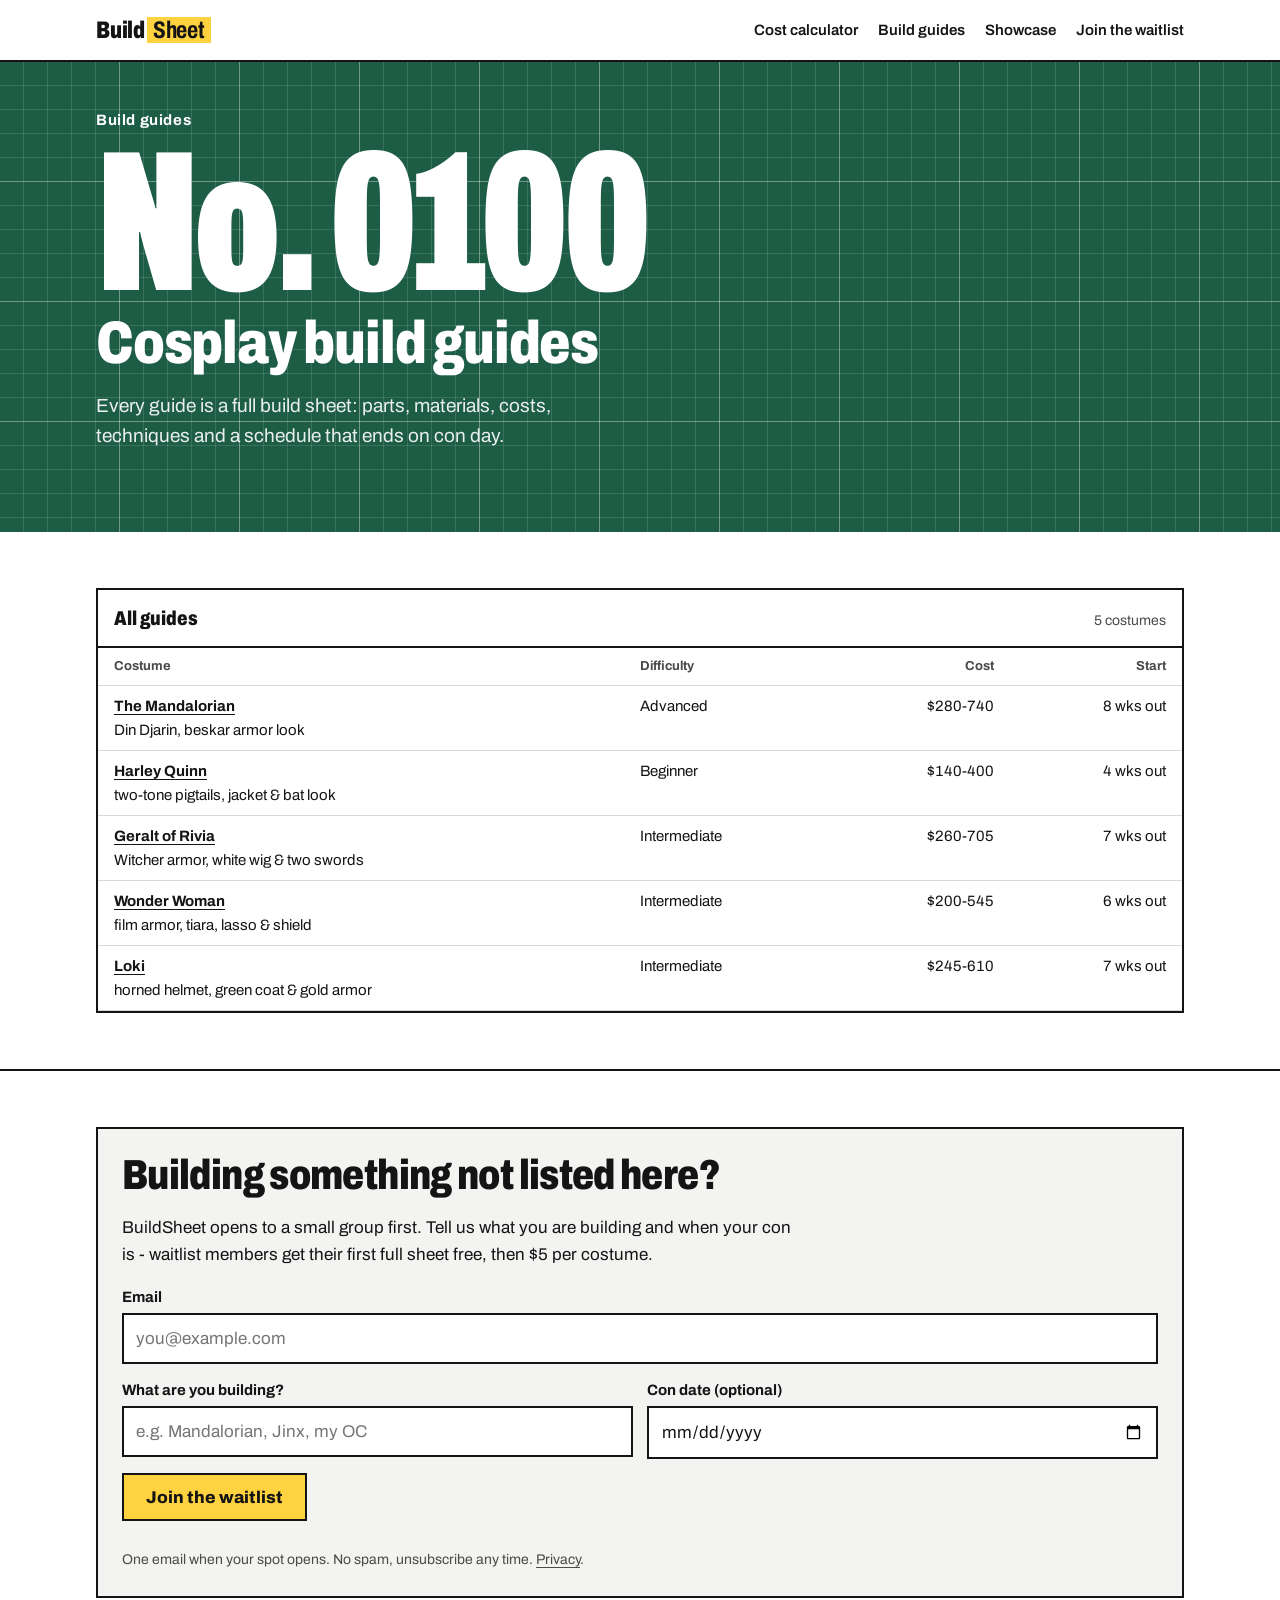
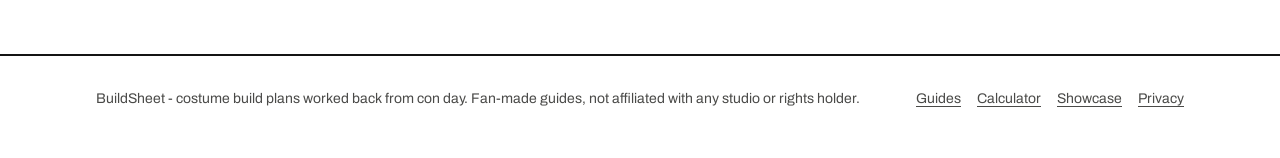
<file: guides/index.html>
<!doctype html>
<html lang="en">
<head>
<meta charset="utf-8">
<meta name="viewport" content="width=device-width, initial-scale=1">
<title>Cosplay Build Guides - Parts, Costs &amp; Schedules | BuildSheet</title>
<meta name="description" content="Free cosplay build guides with full parts lists, materials, cost ranges and week-by-week schedules worked back from con day.">
<meta name="robots" content="noindex">
<link rel="canonical" href="https://mobizombi.github.io/buildsheet/guides/">
<meta property="og:title" content="Cosplay Build Guides - Parts, Costs &amp; Schedules | BuildSheet">
<meta property="og:description" content="Free cosplay build guides with full parts lists, materials, cost ranges and week-by-week schedules worked back from con day.">
<meta property="og:type" content="website">
<meta name="theme-color" content="#1d5c45">
<link rel="icon" href="../favicon.svg" type="image/svg+xml">
<link rel="preconnect" href="https://fonts.googleapis.com">
<link rel="preconnect" href="https://fonts.gstatic.com" crossorigin>
<link href="https://fonts.googleapis.com/css2?family=Archivo:wdth,wght@62..125,400..900&display=swap" rel="stylesheet">
<link rel="stylesheet" href="../css/style.css?v=mwquofsi">

</head>
<body>
<header class="top"><div class="wrap">
<a class="brand" href="../">Build<b>Sheet</b></a>
<nav class="nav" aria-label="Main">
<a href="../cost-calculator/">Cost calculator</a>
<a href="../guides/">Build guides</a>
<a href="../showcase/">Showcase</a>
<a href="../#join">Join the waitlist</a>
</nav>
</div></header>
<main>
<div class="mat envelope"><div class="wrap">
<p class="pattern-no"><small>Build guides</small>No.&nbsp;0100</p>
<h1>Cosplay build guides</h1>
<p class="lede">Every guide is a full build sheet: parts, materials, costs, techniques and a schedule that ends on con day.</p>
</div></div>
<section><div class="wrap">
<div class="sheet"><div class="sheet-head"><strong>All guides</strong><span>5 costumes</span></div>
<div class="table-scroll"><table><thead><tr><th scope="col">Costume</th><th scope="col">Difficulty</th><th scope="col" class="num">Cost</th><th scope="col" class="num">Start</th></tr></thead>
<tbody><tr><td><a href="mandalorian-cosplay-guide/"><strong>The Mandalorian</strong></a><br>Din Djarin, beskar armor look</td><td>Advanced</td><td class="num">$280-740</td><td class="num">8 wks out</td></tr><tr><td><a href="harley-quinn-cosplay-guide/"><strong>Harley Quinn</strong></a><br>two-tone pigtails, jacket &amp; bat look</td><td>Beginner</td><td class="num">$140-400</td><td class="num">4 wks out</td></tr><tr><td><a href="geralt-of-rivia-cosplay-guide/"><strong>Geralt of Rivia</strong></a><br>Witcher armor, white wig &amp; two swords</td><td>Intermediate</td><td class="num">$260-705</td><td class="num">7 wks out</td></tr><tr><td><a href="wonder-woman-cosplay-guide/"><strong>Wonder Woman</strong></a><br>film armor, tiara, lasso &amp; shield</td><td>Intermediate</td><td class="num">$200-545</td><td class="num">6 wks out</td></tr><tr><td><a href="loki-cosplay-guide/"><strong>Loki</strong></a><br>horned helmet, green coat &amp; gold armor</td><td>Intermediate</td><td class="num">$245-610</td><td class="num">7 wks out</td></tr></tbody></table></div></div>
</div></section>
<section><div class="wrap"><div class="join" id="join">
<h2>Building something not listed here?</h2>
<p class="measure">BuildSheet opens to a small group first. Tell us what you are building and when your con is - waitlist members get their first full sheet free, then $5 per costume.</p>
<form class="form" action="https://formsubmit.co/trafficgoathq@gmail.com" method="POST" data-ajax="https://formsubmit.co/ajax/trafficgoathq@gmail.com">
<input type="hidden" name="_subject" value="BuildSheet waitlist">
<input type="hidden" name="_template" value="table">
<input type="hidden" name="_captcha" value="false">
<input type="hidden" name="source" value="guides">
<input type="text" name="_honey" class="hp" tabindex="-1" autocomplete="off" aria-hidden="true">
<div class="field"><label for="em-guides">Email</label><input id="em-guides" type="email" name="email" required autocomplete="email" placeholder="you@example.com"></div>
<div class="form-row">
<div class="field"><label for="co-guides">What are you building?</label><input id="co-guides" type="text" name="costume" placeholder="e.g. Mandalorian, Jinx, my OC" maxlength="120"></div>
<div class="field"><label for="dt-guides">Con date (optional)</label><input id="dt-guides" type="date" name="con_date"></div>
</div>
<div class="btns"><button class="btn" type="submit">Join the waitlist</button></div>
<p class="form-msg" role="status" aria-live="polite"></p>
<p class="form-note">One email when your spot opens. No spam, unsubscribe any time. <a href="../privacy/">Privacy</a>.</p>
</form>
</div></div></section>
</main>
<footer><div class="wrap">
<span>BuildSheet - costume build plans worked back from con day. Fan-made guides, not affiliated with any studio or rights holder.</span>
<nav aria-label="Footer"><a href="../guides/">Guides</a><a href="../cost-calculator/">Calculator</a><a href="../showcase/">Showcase</a><a href="../privacy/">Privacy</a></nav>
</div></footer>
<script src="../js/form.js?v=mwquofsi" defer></script>
</body>
</html>
</file>
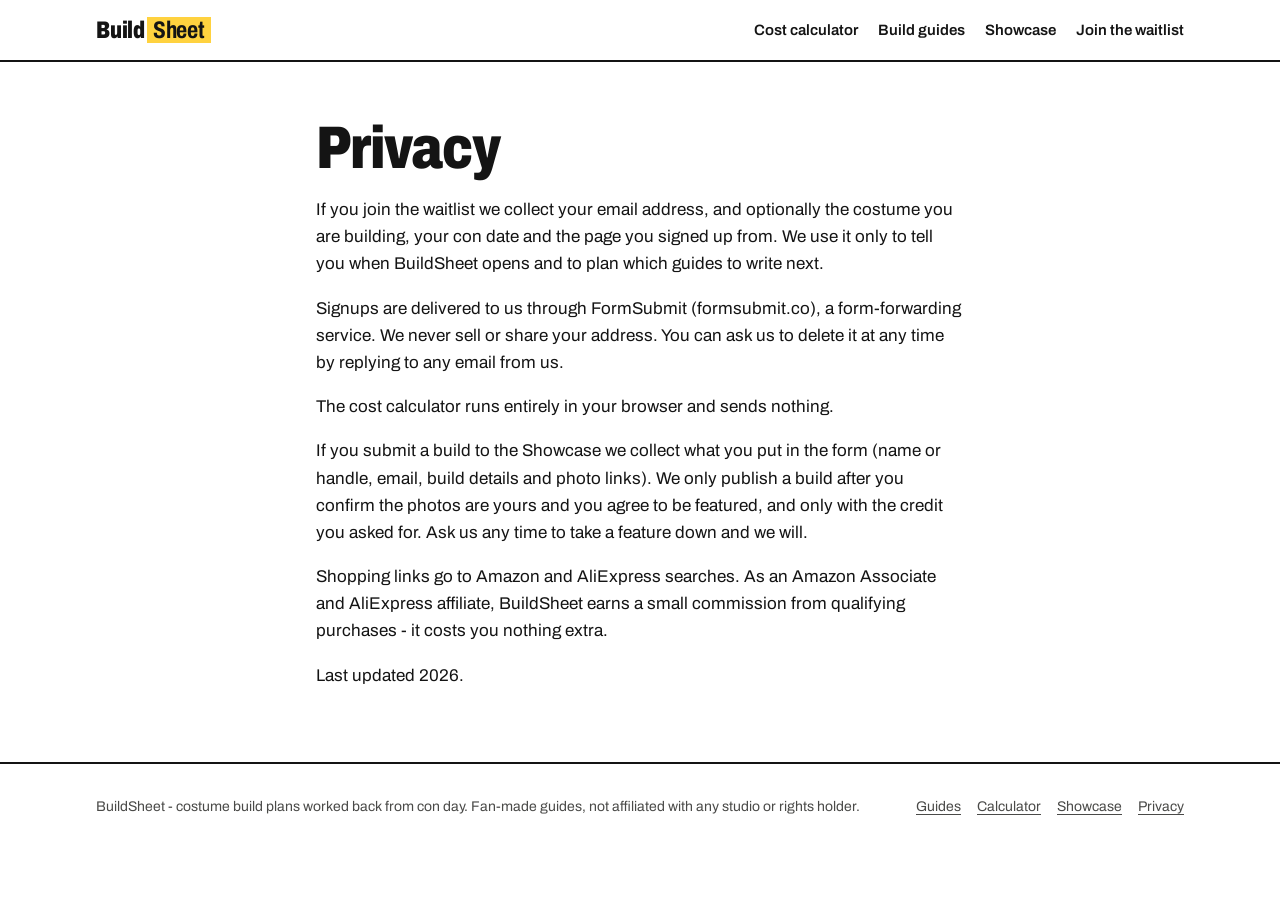
<file: privacy/index.html>
<!doctype html>
<html lang="en">
<head>
<meta charset="utf-8">
<meta name="viewport" content="width=device-width, initial-scale=1">
<title>Privacy | BuildSheet</title>
<meta name="description" content="How BuildSheet handles your waitlist signup.">
<meta name="robots" content="noindex">
<link rel="canonical" href="https://mobizombi.github.io/buildsheet/privacy/">
<meta property="og:title" content="Privacy | BuildSheet">
<meta property="og:description" content="How BuildSheet handles your waitlist signup.">
<meta property="og:type" content="website">
<meta name="theme-color" content="#1d5c45">
<link rel="icon" href="../favicon.svg" type="image/svg+xml">
<link rel="preconnect" href="https://fonts.googleapis.com">
<link rel="preconnect" href="https://fonts.gstatic.com" crossorigin>
<link href="https://fonts.googleapis.com/css2?family=Archivo:wdth,wght@62..125,400..900&display=swap" rel="stylesheet">
<link rel="stylesheet" href="../css/style.css?v=mwquofsk">

</head>
<body>
<header class="top"><div class="wrap">
<a class="brand" href="../">Build<b>Sheet</b></a>
<nav class="nav" aria-label="Main">
<a href="../cost-calculator/">Cost calculator</a>
<a href="../guides/">Build guides</a>
<a href="../showcase/">Showcase</a>
<a href="../#join">Join the waitlist</a>
</nav>
</div></header>
<main>
<section><div class="wrap measure">
<h1>Privacy</h1>
<p>If you join the waitlist we collect your email address, and optionally the costume you are building, your con date and the page you signed up from. We use it only to tell you when BuildSheet opens and to plan which guides to write next.</p>
<p>Signups are delivered to us through FormSubmit (formsubmit.co), a form-forwarding service. We never sell or share your address. You can ask us to delete it at any time by replying to any email from us.</p>
<p>The cost calculator runs entirely in your browser and sends nothing.</p>
<p>If you submit a build to the Showcase we collect what you put in the form (name or handle, email, build details and photo links). We only publish a build after you confirm the photos are yours and you agree to be featured, and only with the credit you asked for. Ask us any time to take a feature down and we will.</p>
<p>Shopping links go to Amazon and AliExpress searches. As an Amazon Associate and AliExpress affiliate, BuildSheet earns a small commission from qualifying purchases - it costs you nothing extra.</p>
<p>Last updated 2026.</p>
</div></section>
</main>
<footer><div class="wrap">
<span>BuildSheet - costume build plans worked back from con day. Fan-made guides, not affiliated with any studio or rights holder.</span>
<nav aria-label="Footer"><a href="../guides/">Guides</a><a href="../cost-calculator/">Calculator</a><a href="../showcase/">Showcase</a><a href="../privacy/">Privacy</a></nav>
</div></footer>
<script src="../js/form.js?v=mwquofsk" defer></script>
</body>
</html>
</file>
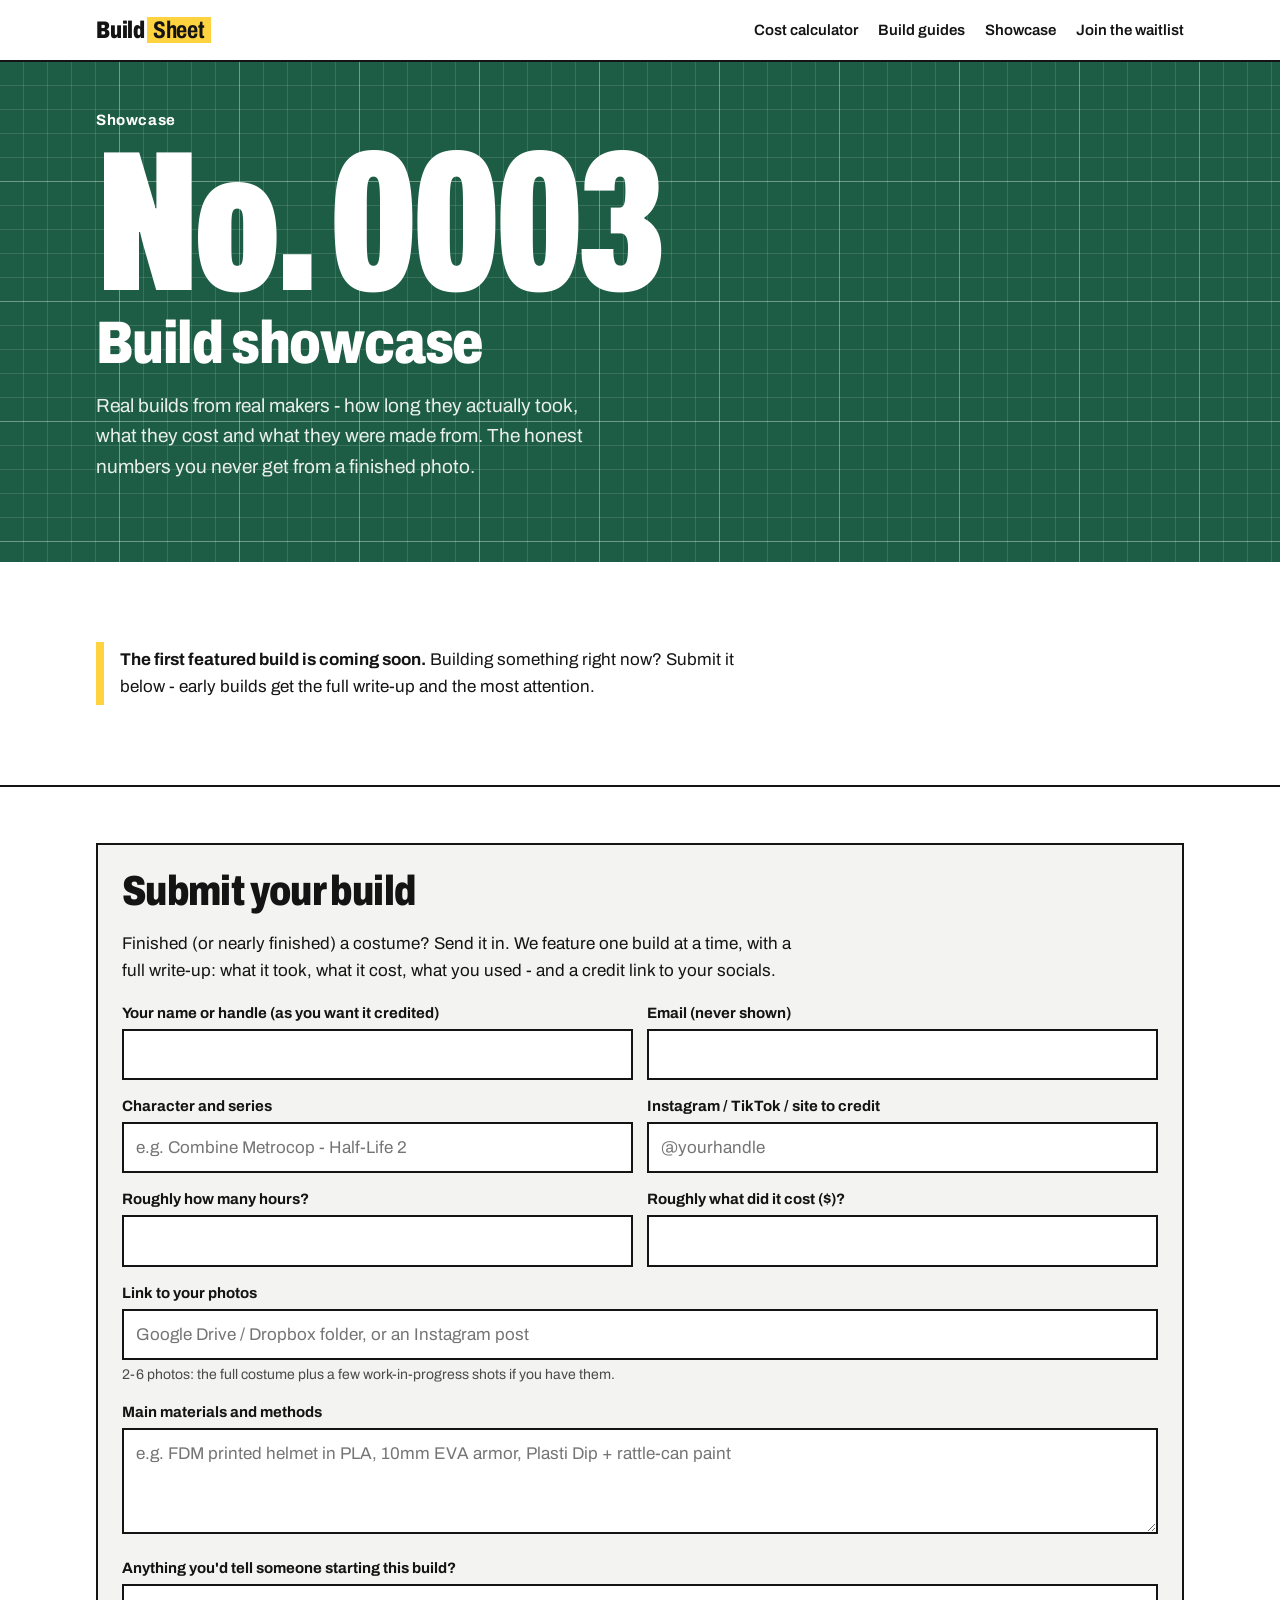
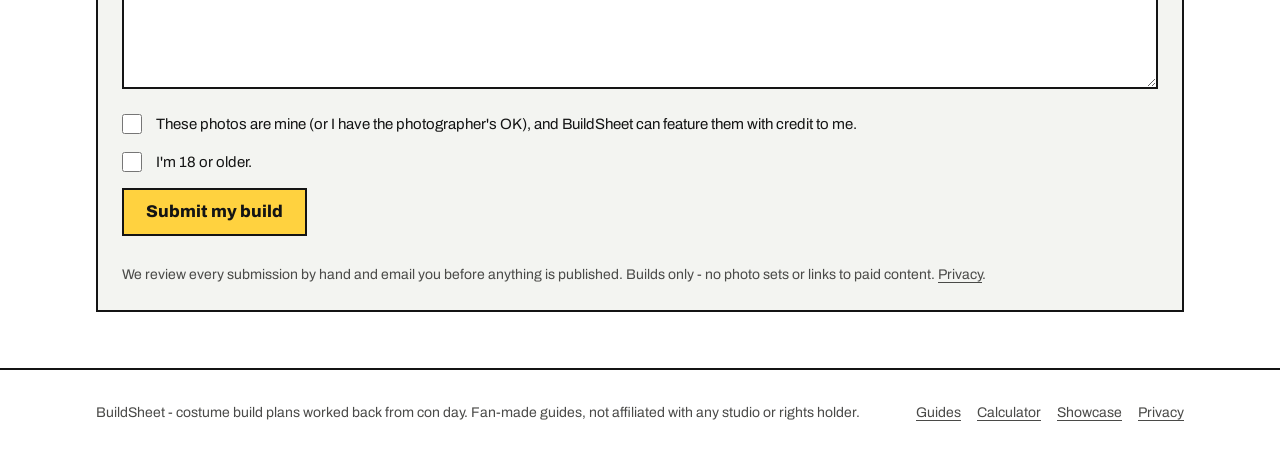
<file: showcase/index.html>
<!doctype html>
<html lang="en">
<head>
<meta charset="utf-8">
<meta name="viewport" content="width=device-width, initial-scale=1">
<title>Cosplay Build Showcase - Real Builds, Real Hours and Costs | BuildSheet</title>
<meta name="description" content="Real cosplay builds from real makers: how long they took, what they cost and the materials used. Submit yours to be featured.">
<meta name="robots" content="noindex">
<link rel="canonical" href="https://mobizombi.github.io/buildsheet/showcase/">
<meta property="og:title" content="Cosplay Build Showcase - Real Builds, Real Hours and Costs | BuildSheet">
<meta property="og:description" content="Real cosplay builds from real makers: how long they took, what they cost and the materials used. Submit yours to be featured.">
<meta property="og:type" content="website">
<meta name="theme-color" content="#1d5c45">
<link rel="icon" href="../favicon.svg" type="image/svg+xml">
<link rel="preconnect" href="https://fonts.googleapis.com">
<link rel="preconnect" href="https://fonts.gstatic.com" crossorigin>
<link href="https://fonts.googleapis.com/css2?family=Archivo:wdth,wght@62..125,400..900&display=swap" rel="stylesheet">
<link rel="stylesheet" href="../css/style.css?v=mwquofsk">

</head>
<body>
<header class="top"><div class="wrap">
<a class="brand" href="../">Build<b>Sheet</b></a>
<nav class="nav" aria-label="Main">
<a href="../cost-calculator/">Cost calculator</a>
<a href="../guides/">Build guides</a>
<a href="../showcase/">Showcase</a>
<a href="../#join">Join the waitlist</a>
</nav>
</div></header>
<main>
<div class="mat envelope"><div class="wrap">
<p class="pattern-no"><small>Showcase</small>No.&nbsp;0003</p>
<h1>Build showcase</h1>
<p class="lede">Real builds from real makers - how long they actually took, what they cost and what they were made from. The honest numbers you never get from a finished photo.</p>
</div></div>
<section><div class="wrap">
<div class="callout measure"><strong>The first featured build is coming soon.</strong> Building something right now? Submit it below - early builds get the full write-up and the most attention.</div>
</div></section>
<section><div class="wrap"><div class="join" id="submit">
<h2>Submit your build</h2>
<p class="measure">Finished (or nearly finished) a costume? Send it in. We feature one build at a time, with a full write-up: what it took, what it cost, what you used - and a credit link to your socials.</p>
<form class="form" action="https://formsubmit.co/trafficgoathq@gmail.com" method="POST" data-ajax="https://formsubmit.co/ajax/trafficgoathq@gmail.com" data-ok="Got it - thanks! We'll email you before anything goes live." data-event="showcase_submit">
<input type="hidden" name="_subject" value="BuildSheet showcase submission">
<input type="hidden" name="_template" value="table">
<input type="hidden" name="_captcha" value="false">
<input type="hidden" name="source" value="showcase">
<input type="text" name="_honey" class="hp" tabindex="-1" autocomplete="off" aria-hidden="true">
<div class="form-row">
<div class="field"><label for="sc-name">Your name or handle (as you want it credited)</label><input id="sc-name" type="text" name="credit_name" required maxlength="80"></div>
<div class="field"><label for="sc-em">Email (never shown)</label><input id="sc-em" type="email" name="email" required autocomplete="email"></div>
</div>
<div class="form-row">
<div class="field"><label for="sc-co">Character and series</label><input id="sc-co" type="text" name="costume" required maxlength="120" placeholder="e.g. Combine Metrocop - Half-Life 2"></div>
<div class="field"><label for="sc-soc">Instagram / TikTok / site to credit</label><input id="sc-soc" type="text" name="social" maxlength="200" placeholder="@yourhandle"></div>
</div>
<div class="form-row">
<div class="field"><label for="sc-hr">Roughly how many hours?</label><input id="sc-hr" type="number" name="hours" min="0" inputmode="numeric"></div>
<div class="field"><label for="sc-cost">Roughly what did it cost ($)?</label><input id="sc-cost" type="number" name="cost" min="0" inputmode="numeric"></div>
</div>
<div class="field"><label for="sc-ph">Link to your photos</label><input id="sc-ph" type="url" name="photos" required maxlength="400" placeholder="Google Drive / Dropbox folder, or an Instagram post"><span class="form-note">2-6 photos: the full costume plus a few work-in-progress shots if you have them.</span></div>
<div class="field"><label for="sc-mat">Main materials and methods</label><textarea id="sc-mat" name="materials" rows="3" maxlength="1500" placeholder="e.g. FDM printed helmet in PLA, 10mm EVA armor, Plasti Dip + rattle-can paint"></textarea></div>
<div class="field"><label for="sc-story">Anything you'd tell someone starting this build?</label><textarea id="sc-story" name="advice" rows="3" maxlength="1500"></textarea></div>
<label class="check"><input type="checkbox" name="permission" value="yes" required> These photos are mine (or I have the photographer's OK), and BuildSheet can feature them with credit to me.</label>
<label class="check"><input type="checkbox" name="adult" value="yes" required> I'm 18 or older.</label>
<div class="btns"><button class="btn" type="submit">Submit my build</button></div>
<p class="form-msg" role="status" aria-live="polite"></p>
<p class="form-note">We review every submission by hand and email you before anything is published. Builds only - no photo sets or links to paid content. <a href="../privacy/">Privacy</a>.</p>
</form>
</div></div></section>
</main>
<footer><div class="wrap">
<span>BuildSheet - costume build plans worked back from con day. Fan-made guides, not affiliated with any studio or rights holder.</span>
<nav aria-label="Footer"><a href="../guides/">Guides</a><a href="../cost-calculator/">Calculator</a><a href="../showcase/">Showcase</a><a href="../privacy/">Privacy</a></nav>
</div></footer>
<script src="../js/form.js?v=mwquofsk" defer></script>
</body>
</html>
</file>
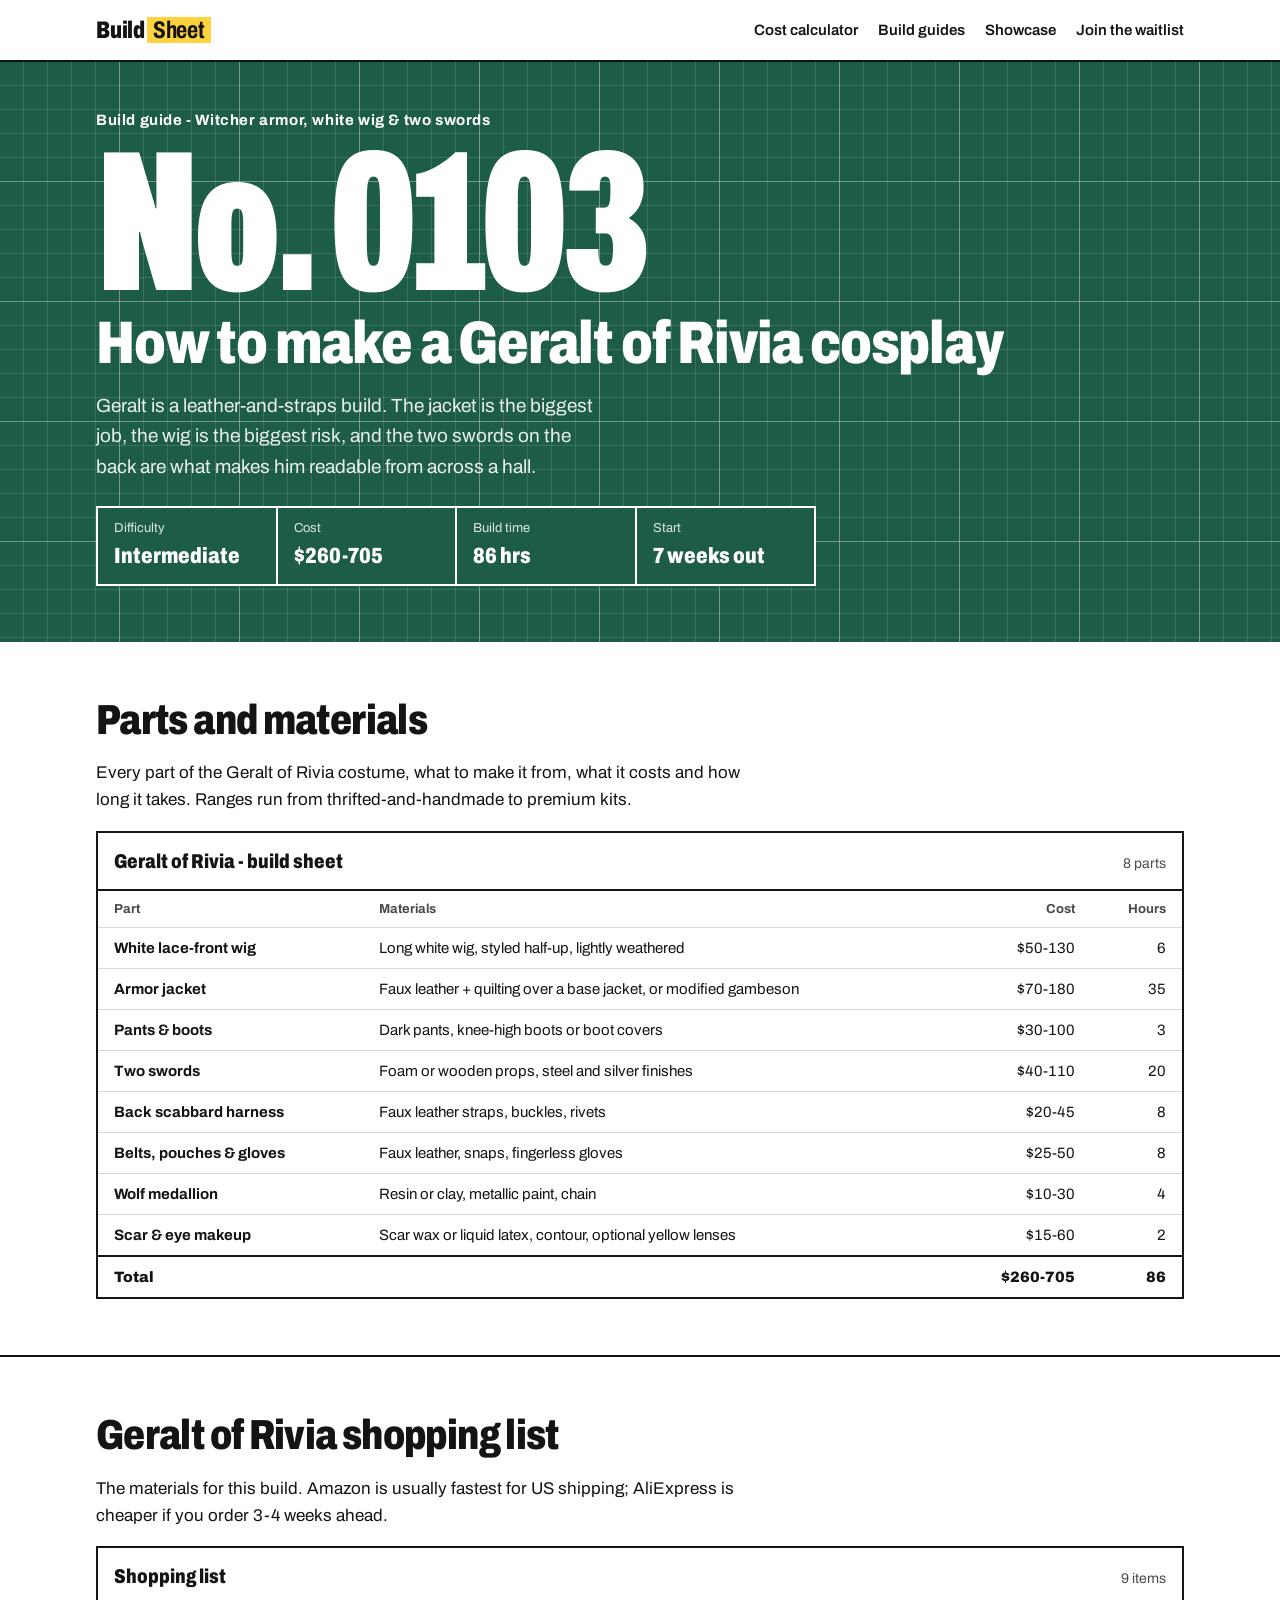
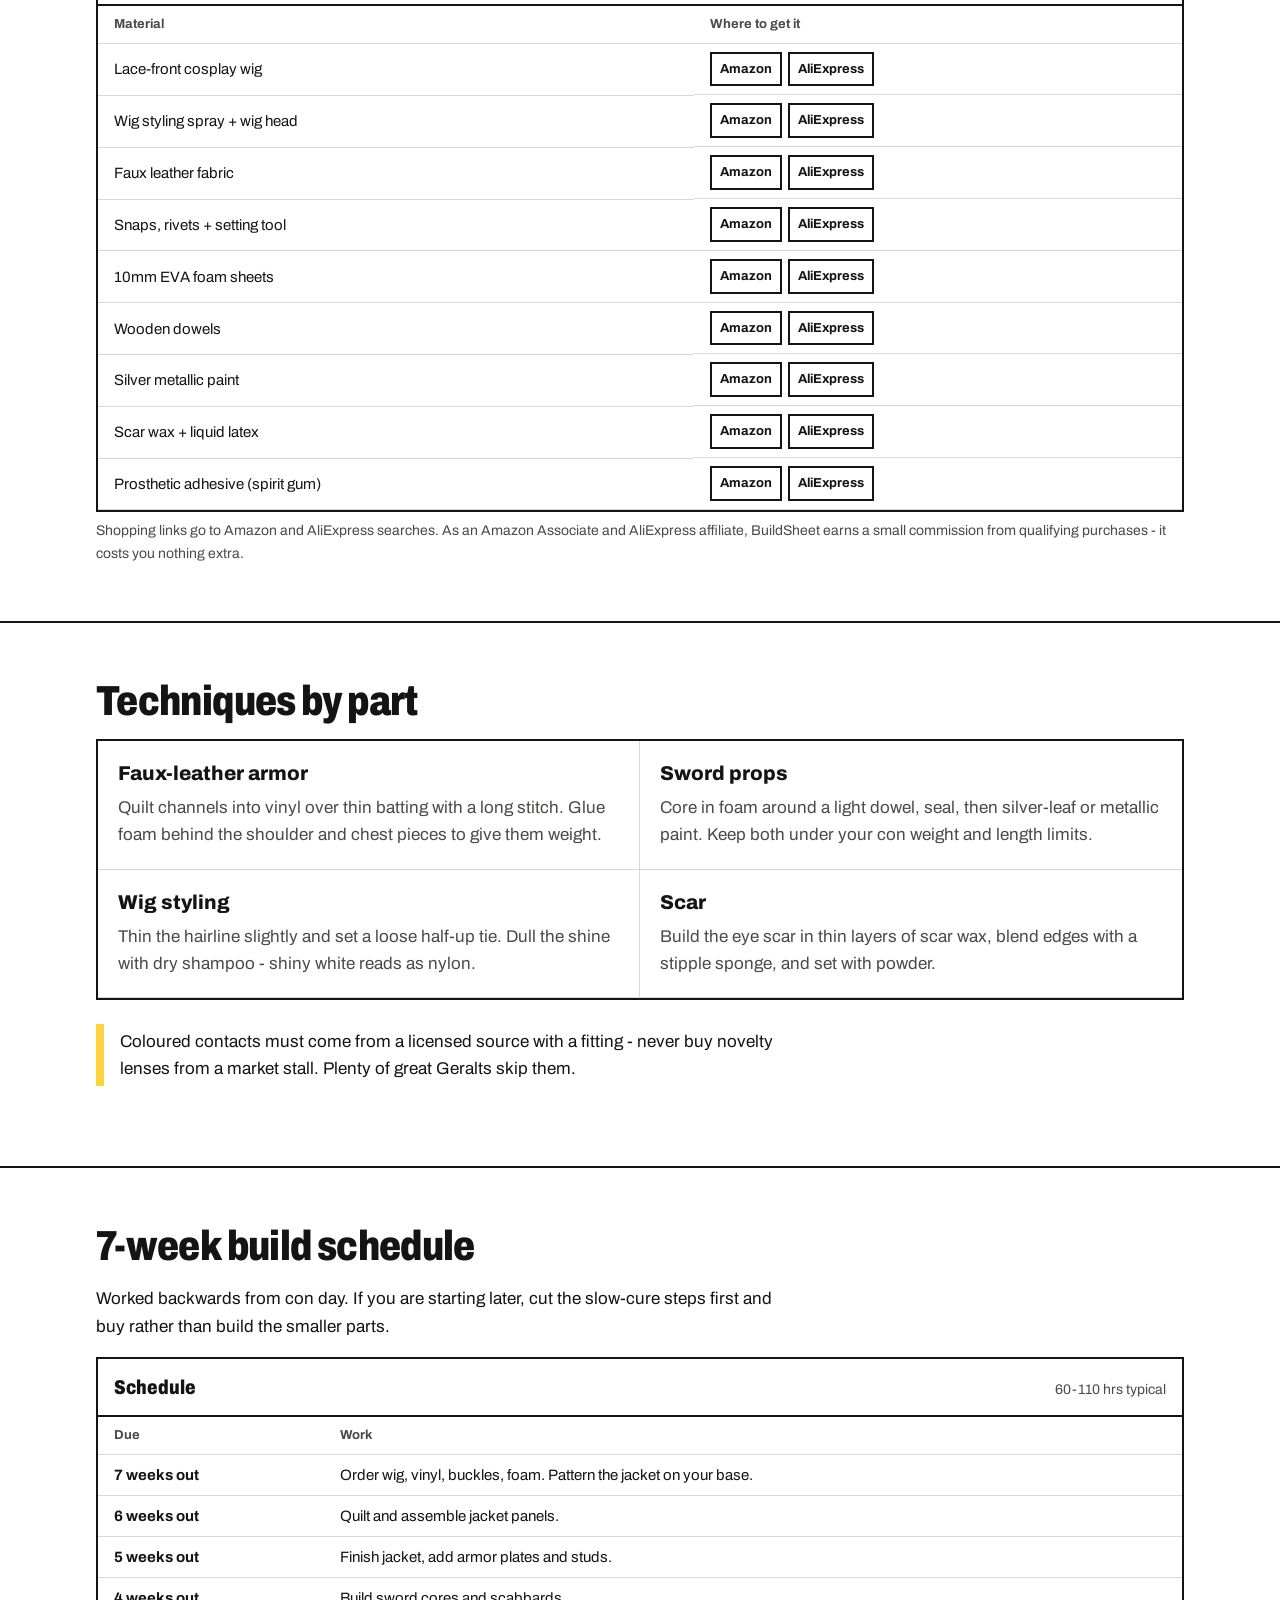
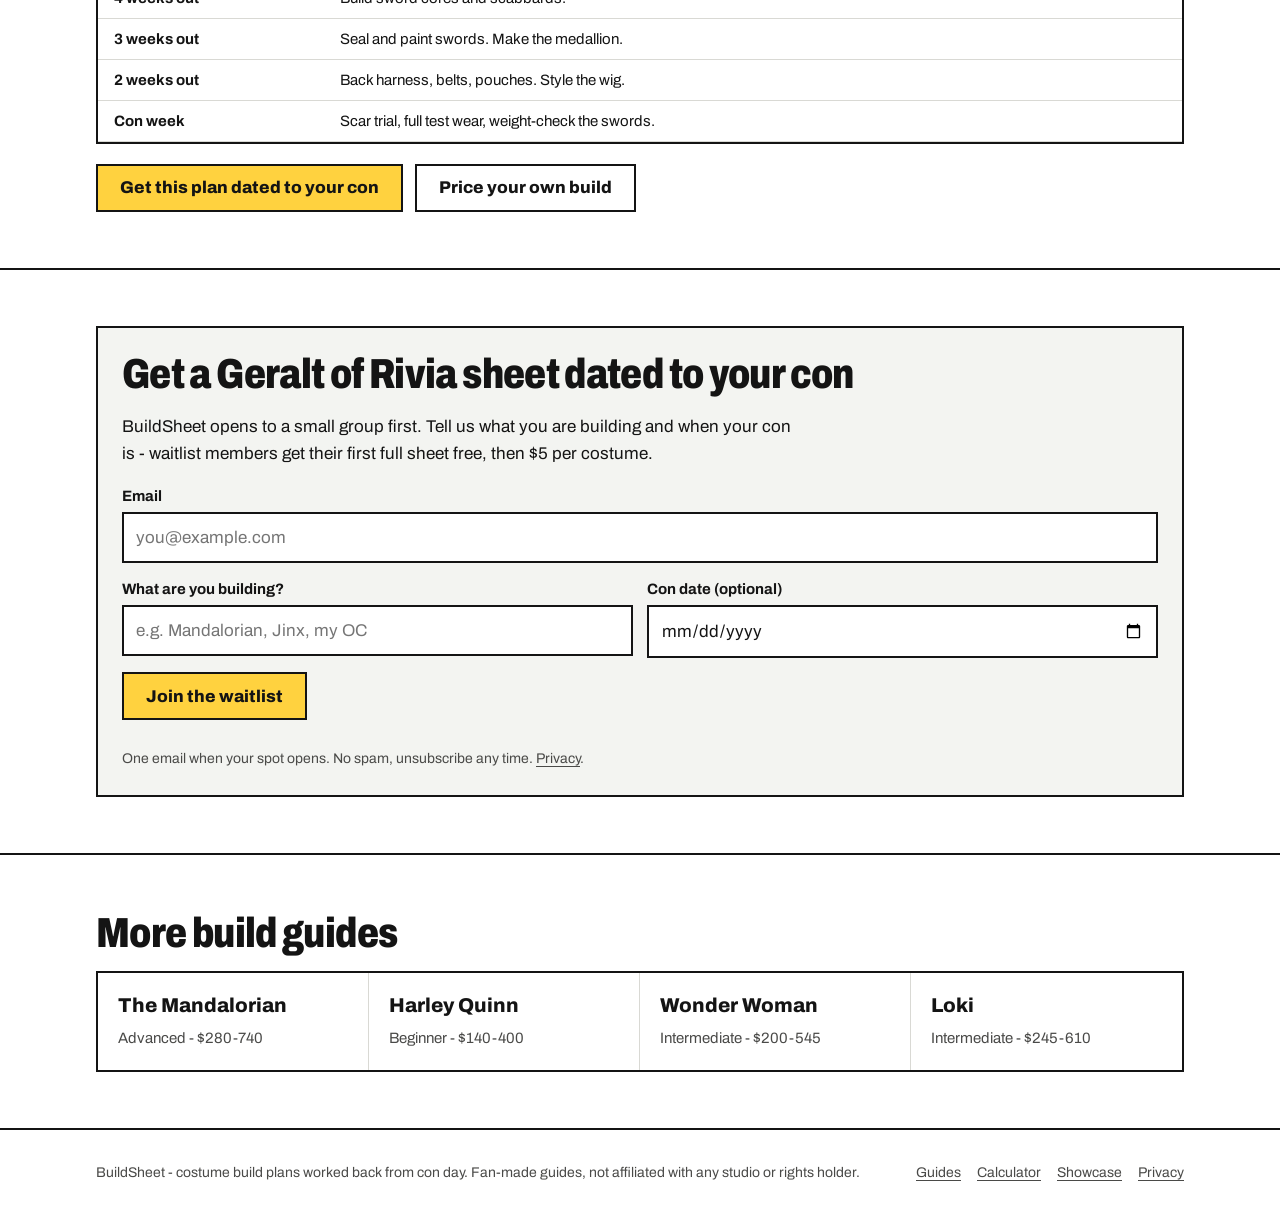
<file: guides/geralt-of-rivia-cosplay-guide/index.html>
<!doctype html>
<html lang="en">
<head>
<meta charset="utf-8">
<meta name="viewport" content="width=device-width, initial-scale=1">
<title>How to Make a Geralt of Rivia Cosplay - Parts, Costs &amp; 7-Week Build Schedule</title>
<meta name="description" content="Geralt build breakdown: white lace-front wig, leather-look armor, two swords, medallion, belts and scar makeup. Materials list, $260-705 cost range and a 7-week schedule.">
<meta name="robots" content="noindex">
<link rel="canonical" href="https://mobizombi.github.io/buildsheet/guides/geralt-of-rivia-cosplay-guide/">
<meta property="og:title" content="How to Make a Geralt of Rivia Cosplay - Parts, Costs &amp; 7-Week Build Schedule">
<meta property="og:description" content="Geralt build breakdown: white lace-front wig, leather-look armor, two swords, medallion, belts and scar makeup. Materials list, $260-705 cost range and a 7-week schedule.">
<meta property="og:type" content="website">
<meta name="theme-color" content="#1d5c45">
<link rel="icon" href="../../favicon.svg" type="image/svg+xml">
<link rel="preconnect" href="https://fonts.googleapis.com">
<link rel="preconnect" href="https://fonts.gstatic.com" crossorigin>
<link href="https://fonts.googleapis.com/css2?family=Archivo:wdth,wght@62..125,400..900&display=swap" rel="stylesheet">
<link rel="stylesheet" href="../../css/style.css?v=mwquofsh">
<script type="application/ld+json">{"@context":"https://schema.org","@type":"HowTo","name":"How to make a Geralt of Rivia cosplay","description":"Geralt build breakdown: white lace-front wig, leather-look armor, two swords, medallion, belts and scar makeup. Materials list, $260-705 cost range and a 7-week schedule.","estimatedCost":{"@type":"MonetaryAmount","currency":"USD","minValue":260,"maxValue":705},"supply":[{"@type":"HowToSupply","name":"Long white wig, styled half-up, lightly weathered"},{"@type":"HowToSupply","name":"Faux leather + quilting over a base jacket, or modified gambeson"},{"@type":"HowToSupply","name":"Dark pants, knee-high boots or boot covers"},{"@type":"HowToSupply","name":"Foam or wooden props, steel and silver finishes"},{"@type":"HowToSupply","name":"Faux leather straps, buckles, rivets"},{"@type":"HowToSupply","name":"Faux leather, snaps, fingerless gloves"},{"@type":"HowToSupply","name":"Resin or clay, metallic paint, chain"},{"@type":"HowToSupply","name":"Scar wax or liquid latex, contour, optional yellow lenses"}],"step":[{"@type":"HowToStep","name":"7 weeks out","text":"Order wig, vinyl, buckles, foam. Pattern the jacket on your base."},{"@type":"HowToStep","name":"6 weeks out","text":"Quilt and assemble jacket panels."},{"@type":"HowToStep","name":"5 weeks out","text":"Finish jacket, add armor plates and studs."},{"@type":"HowToStep","name":"4 weeks out","text":"Build sword cores and scabbards."},{"@type":"HowToStep","name":"3 weeks out","text":"Seal and paint swords. Make the medallion."},{"@type":"HowToStep","name":"2 weeks out","text":"Back harness, belts, pouches. Style the wig."},{"@type":"HowToStep","name":"Con week","text":"Scar trial, full test wear, weight-check the swords."}]}</script>
</head>
<body>
<header class="top"><div class="wrap">
<a class="brand" href="../../">Build<b>Sheet</b></a>
<nav class="nav" aria-label="Main">
<a href="../../cost-calculator/">Cost calculator</a>
<a href="../../guides/">Build guides</a>
<a href="../../showcase/">Showcase</a>
<a href="../../#join">Join the waitlist</a>
</nav>
</div></header>
<main>
<div class="mat envelope"><div class="wrap">
<p class="pattern-no"><small>Build guide - Witcher armor, white wig &amp; two swords</small>No.&nbsp;0103</p>
<h1>How to make a Geralt of Rivia cosplay</h1>
<p class="lede">Geralt is a leather-and-straps build. The jacket is the biggest job, the wig is the biggest risk, and the two swords on the back are what makes him readable from across a hall.</p>
<dl class="guide-meta">
<div><dt>Difficulty</dt><dd>Intermediate</dd></div>
<div><dt>Cost</dt><dd>$260-705</dd></div>
<div><dt>Build time</dt><dd>86 hrs</dd></div>
<div><dt>Start</dt><dd>7 weeks out</dd></div>
</dl>
</div></div>

<section><div class="wrap">
<h2>Parts and materials</h2>
<p class="measure">Every part of the Geralt of Rivia costume, what to make it from, what it costs and how long it takes. Ranges run from thrifted-and-handmade to premium kits.</p>
<div class="sheet"><div class="sheet-head"><strong>Geralt of Rivia - build sheet</strong><span>8 parts</span></div><div class="table-scroll"><table>
<thead><tr><th scope="col">Part</th><th scope="col" class="col-mat">Materials</th><th scope="col" class="num">Cost</th><th scope="col" class="num">Hours</th></tr></thead>
<tbody><tr><td><strong>White lace-front wig</strong><span class="mat-inline">Long white wig, styled half-up, lightly weathered</span></td><td class="col-mat">Long white wig, styled half-up, lightly weathered</td><td class="num">$50-130</td><td class="num">6</td></tr><tr><td><strong>Armor jacket</strong><span class="mat-inline">Faux leather + quilting over a base jacket, or modified gambeson</span></td><td class="col-mat">Faux leather + quilting over a base jacket, or modified gambeson</td><td class="num">$70-180</td><td class="num">35</td></tr><tr><td><strong>Pants &amp; boots</strong><span class="mat-inline">Dark pants, knee-high boots or boot covers</span></td><td class="col-mat">Dark pants, knee-high boots or boot covers</td><td class="num">$30-100</td><td class="num">3</td></tr><tr><td><strong>Two swords</strong><span class="mat-inline">Foam or wooden props, steel and silver finishes</span></td><td class="col-mat">Foam or wooden props, steel and silver finishes</td><td class="num">$40-110</td><td class="num">20</td></tr><tr><td><strong>Back scabbard harness</strong><span class="mat-inline">Faux leather straps, buckles, rivets</span></td><td class="col-mat">Faux leather straps, buckles, rivets</td><td class="num">$20-45</td><td class="num">8</td></tr><tr><td><strong>Belts, pouches &amp; gloves</strong><span class="mat-inline">Faux leather, snaps, fingerless gloves</span></td><td class="col-mat">Faux leather, snaps, fingerless gloves</td><td class="num">$25-50</td><td class="num">8</td></tr><tr><td><strong>Wolf medallion</strong><span class="mat-inline">Resin or clay, metallic paint, chain</span></td><td class="col-mat">Resin or clay, metallic paint, chain</td><td class="num">$10-30</td><td class="num">4</td></tr><tr><td><strong>Scar &amp; eye makeup</strong><span class="mat-inline">Scar wax or liquid latex, contour, optional yellow lenses</span></td><td class="col-mat">Scar wax or liquid latex, contour, optional yellow lenses</td><td class="num">$15-60</td><td class="num">2</td></tr></tbody>
<tfoot><tr><td>Total</td><td class="col-mat"></td><td class="num">$260-705</td><td class="num">86</td></tr></tfoot>
</table></div></div>
</div></section>

<section><div class="wrap">
<h2>Geralt of Rivia shopping list</h2>
<p class="measure">The materials for this build. Amazon is usually fastest for US shipping; AliExpress is cheaper if you order 3-4 weeks ahead.</p>
<div class="sheet"><div class="sheet-head"><strong>Shopping list</strong><span>9 items</span></div><div class="table-scroll"><table class="shop">
<thead><tr><th scope="col">Material</th><th scope="col">Where to get it</th></tr></thead>
<tbody><tr><td>Lace-front cosplay wig</td><td class="shop-links"><a href="https://www.amazon.com/s?k=lace%20front%20cosplay%20wig&tag=cheapadeal-20" rel="sponsored nofollow noopener" target="_blank" data-shop="amazon" data-item="lacewig">Amazon</a><a href="https://s.click.aliexpress.com/e/_c2QhwoKh" rel="sponsored nofollow noopener" target="_blank" data-shop="aliexpress" data-item="lacewig">AliExpress</a></td></tr><tr><td>Wig styling spray + wig head</td><td class="shop-links"><a href="https://www.amazon.com/s?k=wig%20styling%20spray%20wig%20head&tag=cheapadeal-20" rel="sponsored nofollow noopener" target="_blank" data-shop="amazon" data-item="wigspray">Amazon</a><a href="https://s.click.aliexpress.com/e/_c2Q9IP6H" rel="sponsored nofollow noopener" target="_blank" data-shop="aliexpress" data-item="wigspray">AliExpress</a></td></tr><tr><td>Faux leather fabric</td><td class="shop-links"><a href="https://www.amazon.com/s?k=faux%20leather%20fabric&tag=cheapadeal-20" rel="sponsored nofollow noopener" target="_blank" data-shop="amazon" data-item="fauxleather">Amazon</a><a href="https://s.click.aliexpress.com/e/_c3MGVdC1" rel="sponsored nofollow noopener" target="_blank" data-shop="aliexpress" data-item="fauxleather">AliExpress</a></td></tr><tr><td>Snaps, rivets + setting tool</td><td class="shop-links"><a href="https://www.amazon.com/s?k=snap%20rivet%20setting%20tool%20kit&tag=cheapadeal-20" rel="sponsored nofollow noopener" target="_blank" data-shop="amazon" data-item="snaps">Amazon</a><a href="https://s.click.aliexpress.com/e/_c3u9TIQZ" rel="sponsored nofollow noopener" target="_blank" data-shop="aliexpress" data-item="snaps">AliExpress</a></td></tr><tr><td>10mm EVA foam sheets</td><td class="shop-links"><a href="https://www.amazon.com/s?k=eva%20foam%20sheet%2010mm%20cosplay&tag=cheapadeal-20" rel="sponsored nofollow noopener" target="_blank" data-shop="amazon" data-item="eva10">Amazon</a><a href="https://s.click.aliexpress.com/e/_c2zpwEcz" rel="sponsored nofollow noopener" target="_blank" data-shop="aliexpress" data-item="eva10">AliExpress</a></td></tr><tr><td>Wooden dowels</td><td class="shop-links"><a href="https://www.amazon.com/s?k=wooden%20dowel%20rods&tag=cheapadeal-20" rel="sponsored nofollow noopener" target="_blank" data-shop="amazon" data-item="dowel">Amazon</a><a href="https://s.click.aliexpress.com/e/_c38mfbe5" rel="sponsored nofollow noopener" target="_blank" data-shop="aliexpress" data-item="dowel">AliExpress</a></td></tr><tr><td>Silver metallic paint</td><td class="shop-links"><a href="https://www.amazon.com/s?k=silver%20metallic%20paint&tag=cheapadeal-20" rel="sponsored nofollow noopener" target="_blank" data-shop="amazon" data-item="silverpaint">Amazon</a><a href="https://s.click.aliexpress.com/e/_c3rZA4MV" rel="sponsored nofollow noopener" target="_blank" data-shop="aliexpress" data-item="silverpaint">AliExpress</a></td></tr><tr><td>Scar wax + liquid latex</td><td class="shop-links"><a href="https://www.amazon.com/s?k=scar%20wax%20liquid%20latex&tag=cheapadeal-20" rel="sponsored nofollow noopener" target="_blank" data-shop="amazon" data-item="scarwax">Amazon</a><a href="https://s.click.aliexpress.com/e/_c403hbBr" rel="sponsored nofollow noopener" target="_blank" data-shop="aliexpress" data-item="scarwax">AliExpress</a></td></tr><tr><td>Prosthetic adhesive (spirit gum)</td><td class="shop-links"><a href="https://www.amazon.com/s?k=spirit%20gum%20prosthetic%20adhesive&tag=cheapadeal-20" rel="sponsored nofollow noopener" target="_blank" data-shop="amazon" data-item="spiritgum">Amazon</a><a href="https://s.click.aliexpress.com/e/_c3ITTQSh" rel="sponsored nofollow noopener" target="_blank" data-shop="aliexpress" data-item="spiritgum">AliExpress</a></td></tr></tbody>
</table></div></div>
<p class="form-note" style="margin-top:8px">Shopping links go to Amazon and AliExpress searches. As an Amazon Associate and AliExpress affiliate, BuildSheet earns a small commission from qualifying purchases - it costs you nothing extra.</p>
</div></section>

<section><div class="wrap">
<h2>Techniques by part</h2>
<div class="tech"><div><h3>Faux-leather armor</h3><p>Quilt channels into vinyl over thin batting with a long stitch. Glue foam behind the shoulder and chest pieces to give them weight.</p></div><div><h3>Sword props</h3><p>Core in foam around a light dowel, seal, then silver-leaf or metallic paint. Keep both under your con weight and length limits.</p></div><div><h3>Wig styling</h3><p>Thin the hairline slightly and set a loose half-up tie. Dull the shine with dry shampoo - shiny white reads as nylon.</p></div><div><h3>Scar</h3><p>Build the eye scar in thin layers of scar wax, blend edges with a stipple sponge, and set with powder.</p></div></div>
<p class="callout measure">Coloured contacts must come from a licensed source with a fitting - never buy novelty lenses from a market stall. Plenty of great Geralts skip them.</p>
</div></section>

<section><div class="wrap">
<h2>7-week build schedule</h2>
<p class="measure">Worked backwards from con day. If you are starting later, cut the slow-cure steps first and buy rather than build the smaller parts.</p>
<div class="sheet"><div class="sheet-head"><strong>Schedule</strong><span>60-110 hrs typical</span></div><div class="table-scroll"><table>
<thead><tr><th scope="col">Due</th><th scope="col">Work</th></tr></thead>
<tbody><tr><td class="due">7 weeks out</td><td>Order wig, vinyl, buckles, foam. Pattern the jacket on your base.</td></tr><tr><td class="due">6 weeks out</td><td>Quilt and assemble jacket panels.</td></tr><tr><td class="due">5 weeks out</td><td>Finish jacket, add armor plates and studs.</td></tr><tr><td class="due">4 weeks out</td><td>Build sword cores and scabbards.</td></tr><tr><td class="due">3 weeks out</td><td>Seal and paint swords. Make the medallion.</td></tr><tr><td class="due">2 weeks out</td><td>Back harness, belts, pouches. Style the wig.</td></tr><tr><td class="due">Con week</td><td>Scar trial, full test wear, weight-check the swords.</td></tr></tbody>
</table></div></div>
<div class="btns" style="margin-top:20px"><a class="btn" href="#join">Get this plan dated to your con</a><a class="btn ghost" href="../../cost-calculator/">Price your own build</a></div>
</div></section>

<section><div class="wrap">
<div class="join" id="join">
<h2>Get a Geralt of Rivia sheet dated to your con</h2>
<p class="measure">BuildSheet opens to a small group first. Tell us what you are building and when your con is - waitlist members get their first full sheet free, then $5 per costume.</p>
<form class="form" action="https://formsubmit.co/trafficgoathq@gmail.com" method="POST" data-ajax="https://formsubmit.co/ajax/trafficgoathq@gmail.com">
<input type="hidden" name="_subject" value="BuildSheet waitlist">
<input type="hidden" name="_template" value="table">
<input type="hidden" name="_captcha" value="false">
<input type="hidden" name="source" value="geralt-of-rivia-cosplay-guide">
<input type="text" name="_honey" class="hp" tabindex="-1" autocomplete="off" aria-hidden="true">
<div class="field"><label for="em-geralt-of-rivia-cosplay-guide">Email</label><input id="em-geralt-of-rivia-cosplay-guide" type="email" name="email" required autocomplete="email" placeholder="you@example.com"></div>
<div class="form-row">
<div class="field"><label for="co-geralt-of-rivia-cosplay-guide">What are you building?</label><input id="co-geralt-of-rivia-cosplay-guide" type="text" name="costume" placeholder="e.g. Mandalorian, Jinx, my OC" maxlength="120"></div>
<div class="field"><label for="dt-geralt-of-rivia-cosplay-guide">Con date (optional)</label><input id="dt-geralt-of-rivia-cosplay-guide" type="date" name="con_date"></div>
</div>
<div class="btns"><button class="btn" type="submit">Join the waitlist</button></div>
<p class="form-msg" role="status" aria-live="polite"></p>
<p class="form-note">One email when your spot opens. No spam, unsubscribe any time. <a href="../../privacy/">Privacy</a>.</p>
</form>
</div>
</div></section>

<section><div class="wrap">
<h2>More build guides</h2>
<div class="cards"><a class="card" href="../mandalorian-cosplay-guide/"><h3>The Mandalorian</h3><p>Advanced - $280-740</p></a><a class="card" href="../harley-quinn-cosplay-guide/"><h3>Harley Quinn</h3><p>Beginner - $140-400</p></a><a class="card" href="../wonder-woman-cosplay-guide/"><h3>Wonder Woman</h3><p>Intermediate - $200-545</p></a><a class="card" href="../loki-cosplay-guide/"><h3>Loki</h3><p>Intermediate - $245-610</p></a></div>
</div></section>
</main>
<footer><div class="wrap">
<span>BuildSheet - costume build plans worked back from con day. Fan-made guides, not affiliated with any studio or rights holder.</span>
<nav aria-label="Footer"><a href="../../guides/">Guides</a><a href="../../cost-calculator/">Calculator</a><a href="../../showcase/">Showcase</a><a href="../../privacy/">Privacy</a></nav>
</div></footer>
<script src="../../js/form.js?v=mwquofsh" defer></script>
</body>
</html>
</file>
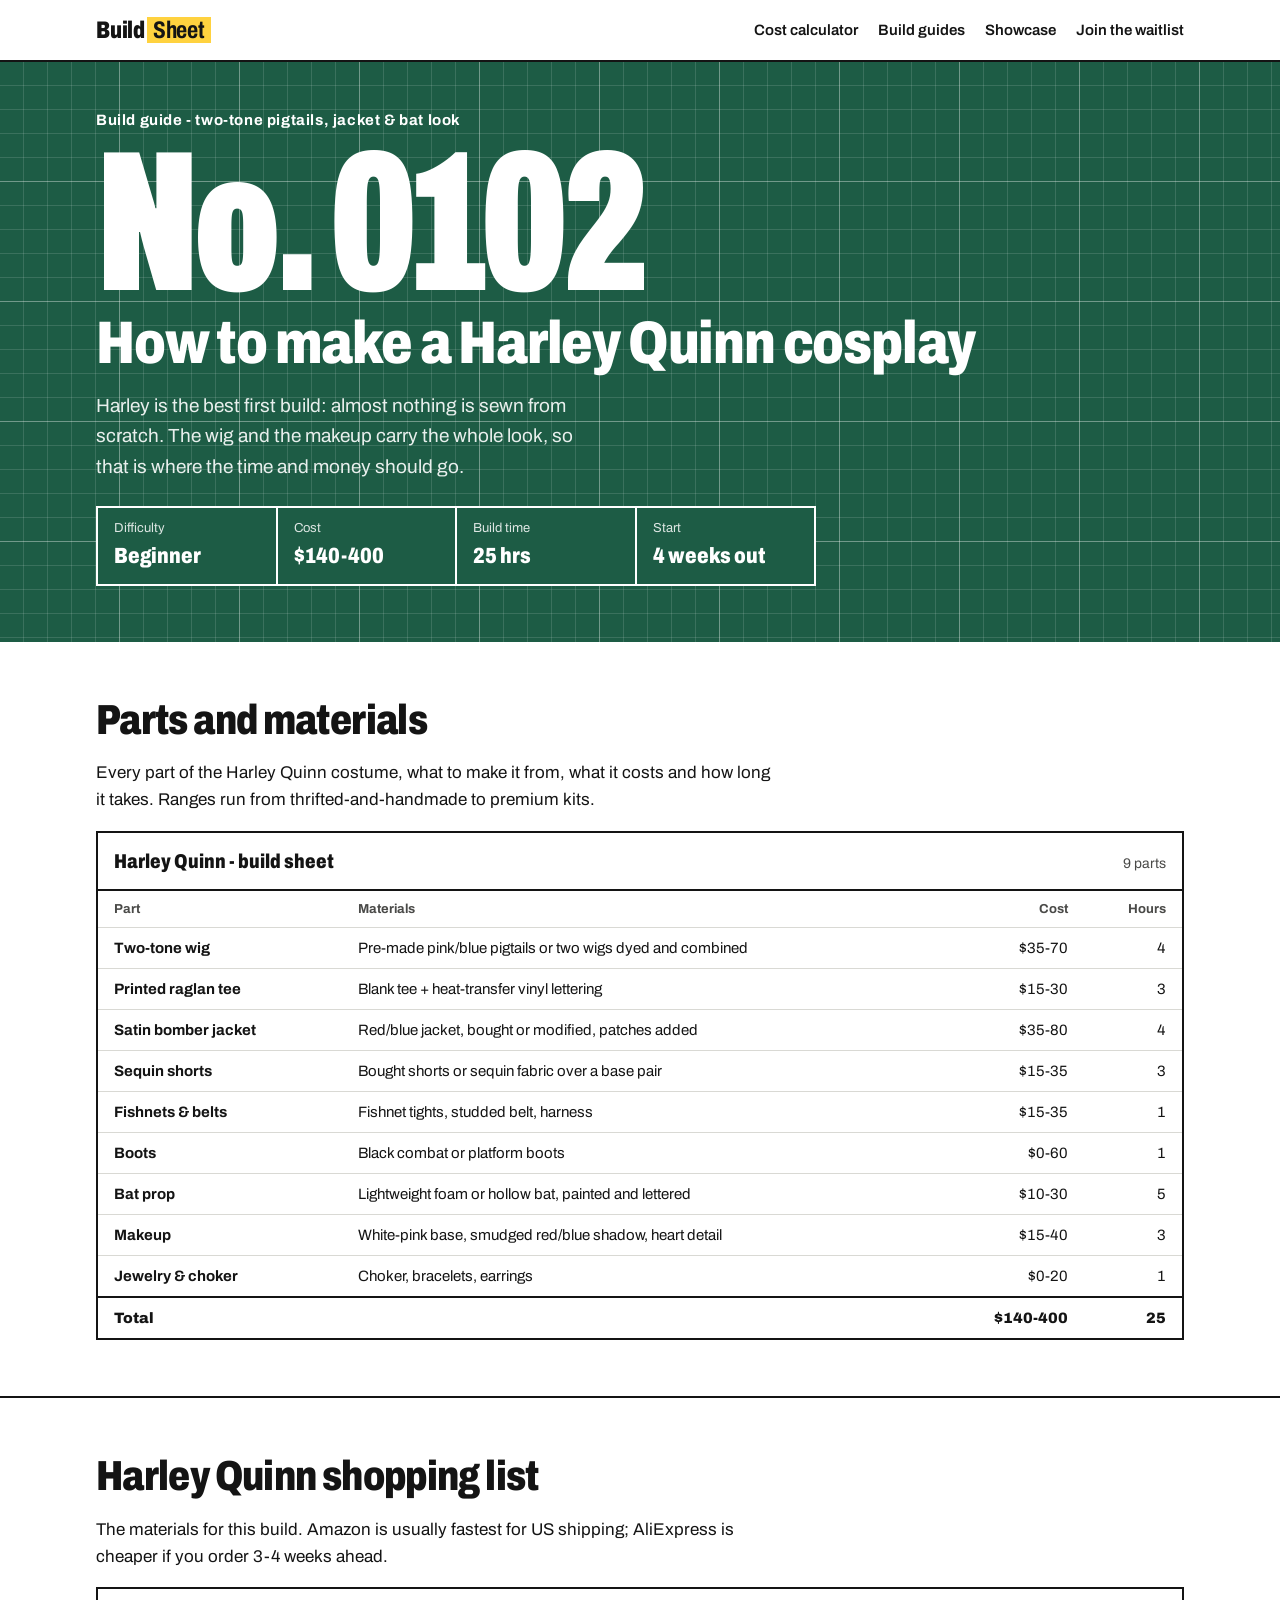
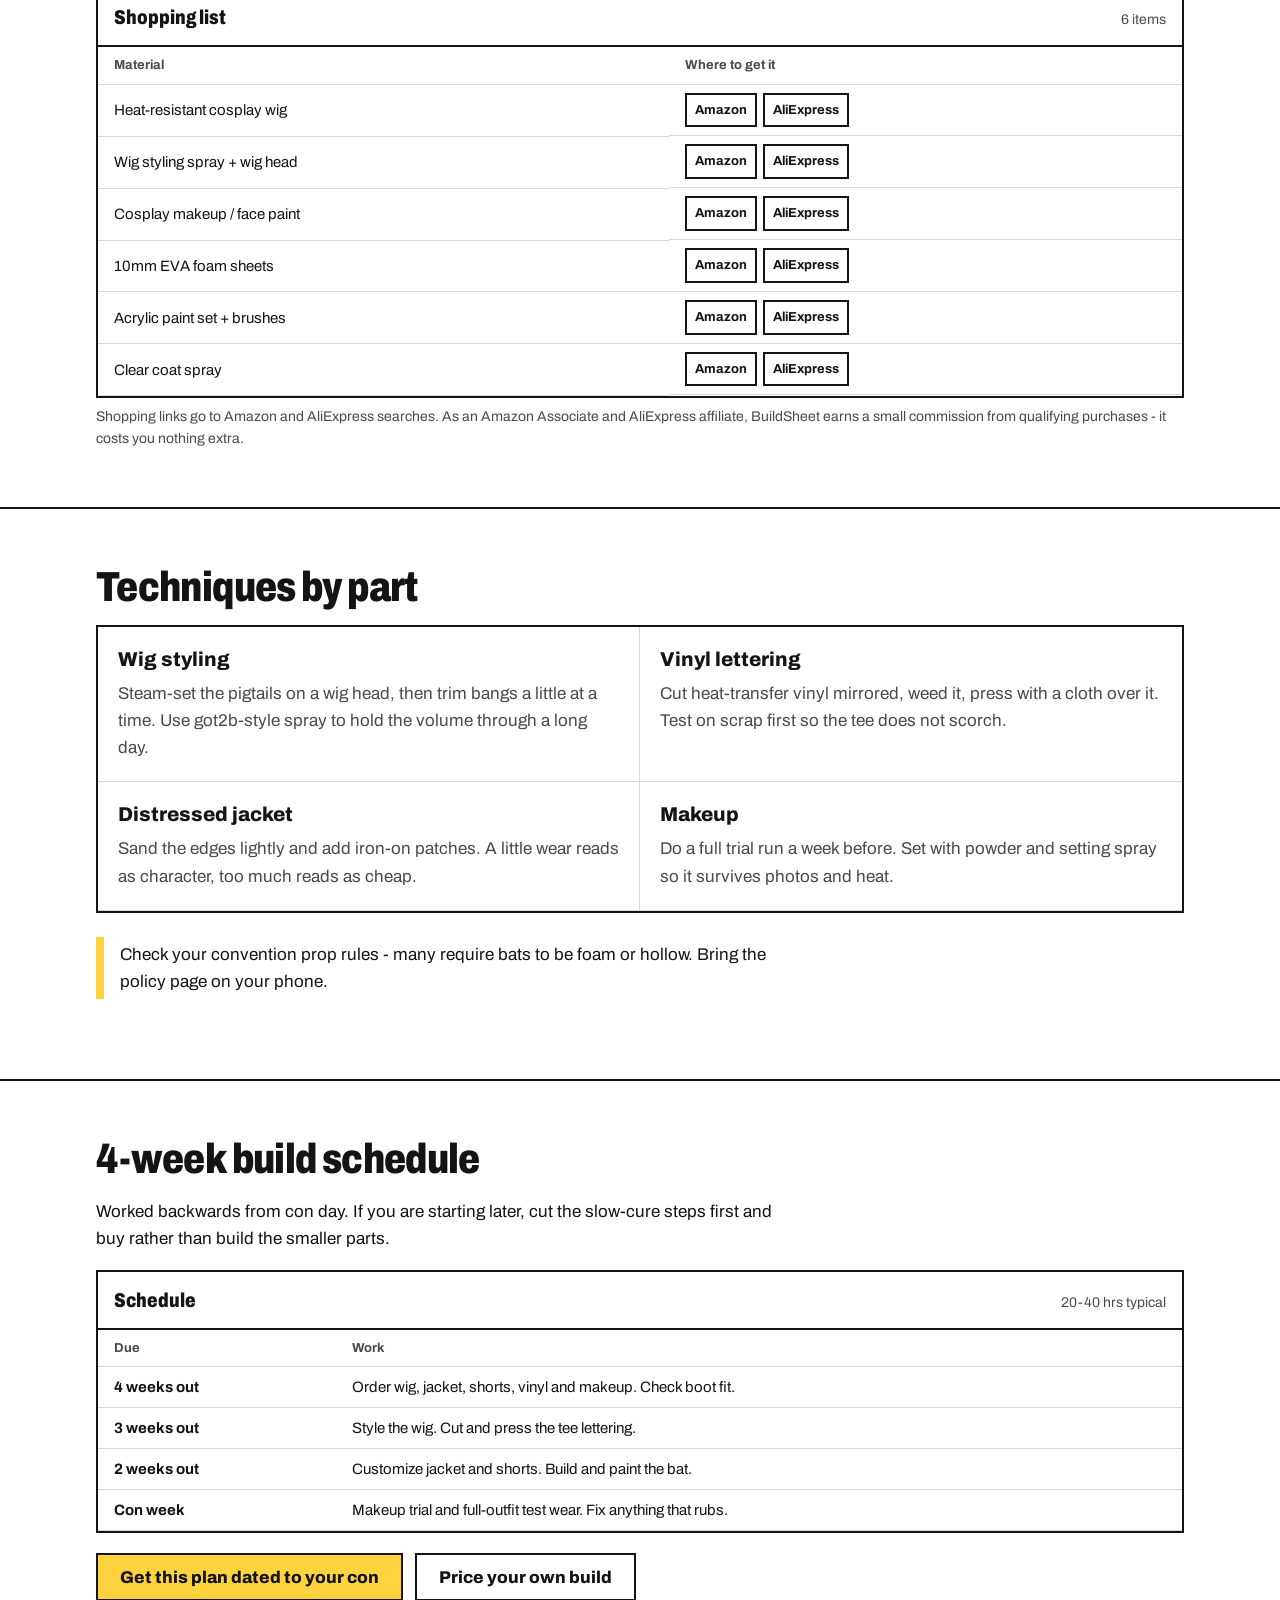
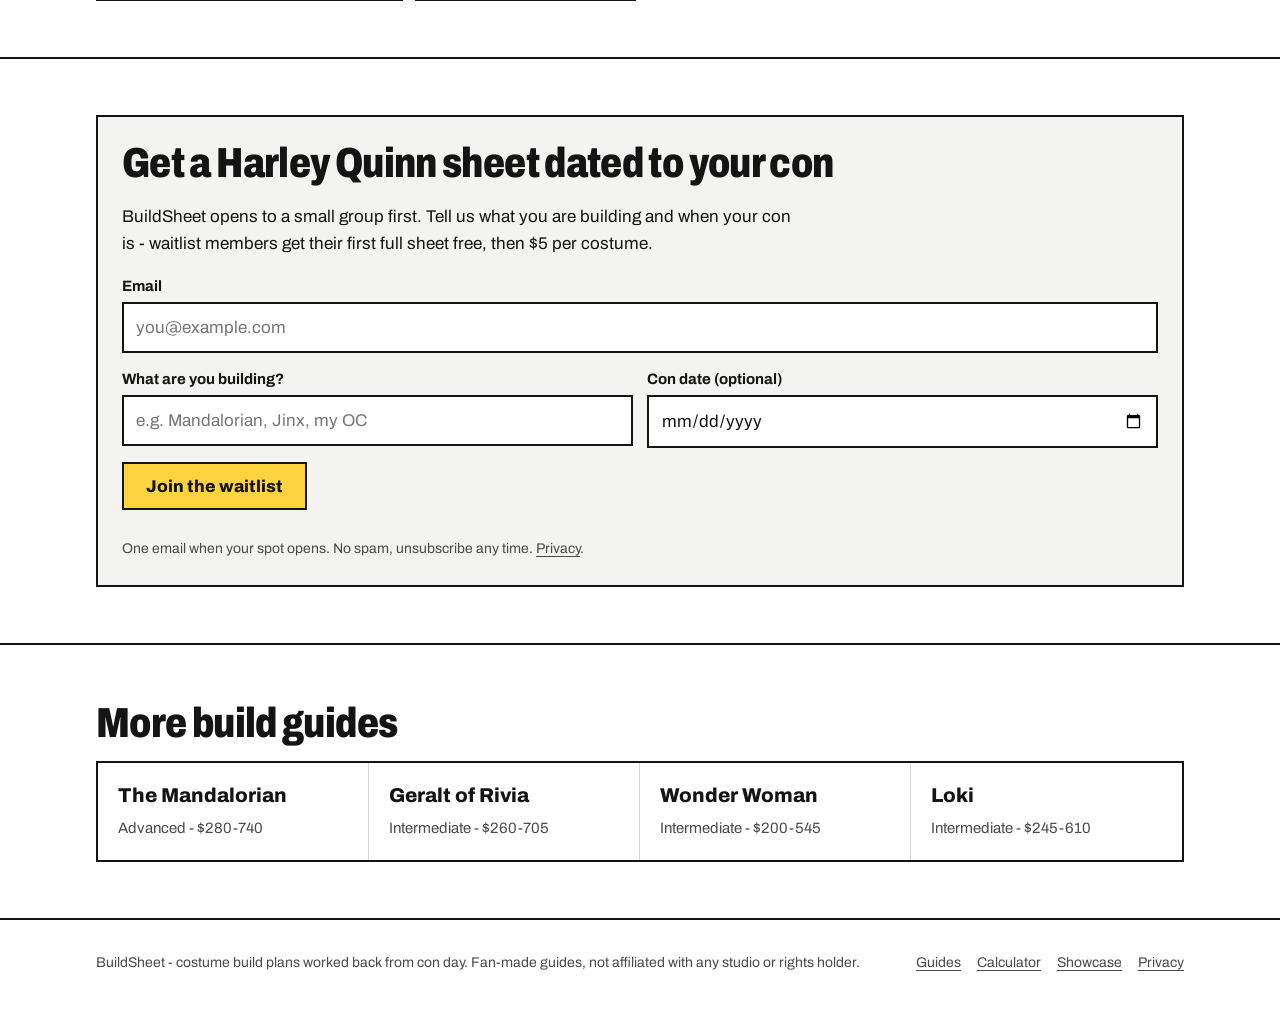
<file: guides/harley-quinn-cosplay-guide/index.html>
<!doctype html>
<html lang="en">
<head>
<meta charset="utf-8">
<meta name="viewport" content="width=device-width, initial-scale=1">
<title>How to Make a Harley Quinn Cosplay - Parts, Costs &amp; 4-Week Build Schedule</title>
<meta name="description" content="Harley Quinn build breakdown: two-tone wig, printed tee, satin jacket, shorts, bat prop and makeup. Materials list, $140-400 cost range and a beginner-friendly schedule.">
<meta name="robots" content="noindex">
<link rel="canonical" href="https://mobizombi.github.io/buildsheet/guides/harley-quinn-cosplay-guide/">
<meta property="og:title" content="How to Make a Harley Quinn Cosplay - Parts, Costs &amp; 4-Week Build Schedule">
<meta property="og:description" content="Harley Quinn build breakdown: two-tone wig, printed tee, satin jacket, shorts, bat prop and makeup. Materials list, $140-400 cost range and a beginner-friendly schedule.">
<meta property="og:type" content="website">
<meta name="theme-color" content="#1d5c45">
<link rel="icon" href="../../favicon.svg" type="image/svg+xml">
<link rel="preconnect" href="https://fonts.googleapis.com">
<link rel="preconnect" href="https://fonts.gstatic.com" crossorigin>
<link href="https://fonts.googleapis.com/css2?family=Archivo:wdth,wght@62..125,400..900&display=swap" rel="stylesheet">
<link rel="stylesheet" href="../../css/style.css?v=mwquofsg">
<script type="application/ld+json">{"@context":"https://schema.org","@type":"HowTo","name":"How to make a Harley Quinn cosplay","description":"Harley Quinn build breakdown: two-tone wig, printed tee, satin jacket, shorts, bat prop and makeup. Materials list, $140-400 cost range and a beginner-friendly schedule.","estimatedCost":{"@type":"MonetaryAmount","currency":"USD","minValue":140,"maxValue":400},"supply":[{"@type":"HowToSupply","name":"Pre-made pink/blue pigtails or two wigs dyed and combined"},{"@type":"HowToSupply","name":"Blank tee + heat-transfer vinyl lettering"},{"@type":"HowToSupply","name":"Red/blue jacket, bought or modified, patches added"},{"@type":"HowToSupply","name":"Bought shorts or sequin fabric over a base pair"},{"@type":"HowToSupply","name":"Fishnet tights, studded belt, harness"},{"@type":"HowToSupply","name":"Black combat or platform boots"},{"@type":"HowToSupply","name":"Lightweight foam or hollow bat, painted and lettered"},{"@type":"HowToSupply","name":"White-pink base, smudged red/blue shadow, heart detail"},{"@type":"HowToSupply","name":"Choker, bracelets, earrings"}],"step":[{"@type":"HowToStep","name":"4 weeks out","text":"Order wig, jacket, shorts, vinyl and makeup. Check boot fit."},{"@type":"HowToStep","name":"3 weeks out","text":"Style the wig. Cut and press the tee lettering."},{"@type":"HowToStep","name":"2 weeks out","text":"Customize jacket and shorts. Build and paint the bat."},{"@type":"HowToStep","name":"Con week","text":"Makeup trial and full-outfit test wear. Fix anything that rubs."}]}</script>
</head>
<body>
<header class="top"><div class="wrap">
<a class="brand" href="../../">Build<b>Sheet</b></a>
<nav class="nav" aria-label="Main">
<a href="../../cost-calculator/">Cost calculator</a>
<a href="../../guides/">Build guides</a>
<a href="../../showcase/">Showcase</a>
<a href="../../#join">Join the waitlist</a>
</nav>
</div></header>
<main>
<div class="mat envelope"><div class="wrap">
<p class="pattern-no"><small>Build guide - two-tone pigtails, jacket &amp; bat look</small>No.&nbsp;0102</p>
<h1>How to make a Harley Quinn cosplay</h1>
<p class="lede">Harley is the best first build: almost nothing is sewn from scratch. The wig and the makeup carry the whole look, so that is where the time and money should go.</p>
<dl class="guide-meta">
<div><dt>Difficulty</dt><dd>Beginner</dd></div>
<div><dt>Cost</dt><dd>$140-400</dd></div>
<div><dt>Build time</dt><dd>25 hrs</dd></div>
<div><dt>Start</dt><dd>4 weeks out</dd></div>
</dl>
</div></div>

<section><div class="wrap">
<h2>Parts and materials</h2>
<p class="measure">Every part of the Harley Quinn costume, what to make it from, what it costs and how long it takes. Ranges run from thrifted-and-handmade to premium kits.</p>
<div class="sheet"><div class="sheet-head"><strong>Harley Quinn - build sheet</strong><span>9 parts</span></div><div class="table-scroll"><table>
<thead><tr><th scope="col">Part</th><th scope="col" class="col-mat">Materials</th><th scope="col" class="num">Cost</th><th scope="col" class="num">Hours</th></tr></thead>
<tbody><tr><td><strong>Two-tone wig</strong><span class="mat-inline">Pre-made pink/blue pigtails or two wigs dyed and combined</span></td><td class="col-mat">Pre-made pink/blue pigtails or two wigs dyed and combined</td><td class="num">$35-70</td><td class="num">4</td></tr><tr><td><strong>Printed raglan tee</strong><span class="mat-inline">Blank tee + heat-transfer vinyl lettering</span></td><td class="col-mat">Blank tee + heat-transfer vinyl lettering</td><td class="num">$15-30</td><td class="num">3</td></tr><tr><td><strong>Satin bomber jacket</strong><span class="mat-inline">Red/blue jacket, bought or modified, patches added</span></td><td class="col-mat">Red/blue jacket, bought or modified, patches added</td><td class="num">$35-80</td><td class="num">4</td></tr><tr><td><strong>Sequin shorts</strong><span class="mat-inline">Bought shorts or sequin fabric over a base pair</span></td><td class="col-mat">Bought shorts or sequin fabric over a base pair</td><td class="num">$15-35</td><td class="num">3</td></tr><tr><td><strong>Fishnets &amp; belts</strong><span class="mat-inline">Fishnet tights, studded belt, harness</span></td><td class="col-mat">Fishnet tights, studded belt, harness</td><td class="num">$15-35</td><td class="num">1</td></tr><tr><td><strong>Boots</strong><span class="mat-inline">Black combat or platform boots</span></td><td class="col-mat">Black combat or platform boots</td><td class="num">$0-60</td><td class="num">1</td></tr><tr><td><strong>Bat prop</strong><span class="mat-inline">Lightweight foam or hollow bat, painted and lettered</span></td><td class="col-mat">Lightweight foam or hollow bat, painted and lettered</td><td class="num">$10-30</td><td class="num">5</td></tr><tr><td><strong>Makeup</strong><span class="mat-inline">White-pink base, smudged red/blue shadow, heart detail</span></td><td class="col-mat">White-pink base, smudged red/blue shadow, heart detail</td><td class="num">$15-40</td><td class="num">3</td></tr><tr><td><strong>Jewelry &amp; choker</strong><span class="mat-inline">Choker, bracelets, earrings</span></td><td class="col-mat">Choker, bracelets, earrings</td><td class="num">$0-20</td><td class="num">1</td></tr></tbody>
<tfoot><tr><td>Total</td><td class="col-mat"></td><td class="num">$140-400</td><td class="num">25</td></tr></tfoot>
</table></div></div>
</div></section>

<section><div class="wrap">
<h2>Harley Quinn shopping list</h2>
<p class="measure">The materials for this build. Amazon is usually fastest for US shipping; AliExpress is cheaper if you order 3-4 weeks ahead.</p>
<div class="sheet"><div class="sheet-head"><strong>Shopping list</strong><span>6 items</span></div><div class="table-scroll"><table class="shop">
<thead><tr><th scope="col">Material</th><th scope="col">Where to get it</th></tr></thead>
<tbody><tr><td>Heat-resistant cosplay wig</td><td class="shop-links"><a href="https://www.amazon.com/s?k=cosplay%20wig%20heat%20resistant&tag=cheapadeal-20" rel="sponsored nofollow noopener" target="_blank" data-shop="amazon" data-item="wig">Amazon</a><a href="https://s.click.aliexpress.com/e/_c3wazypr" rel="sponsored nofollow noopener" target="_blank" data-shop="aliexpress" data-item="wig">AliExpress</a></td></tr><tr><td>Wig styling spray + wig head</td><td class="shop-links"><a href="https://www.amazon.com/s?k=wig%20styling%20spray%20wig%20head&tag=cheapadeal-20" rel="sponsored nofollow noopener" target="_blank" data-shop="amazon" data-item="wigspray">Amazon</a><a href="https://s.click.aliexpress.com/e/_c2Q9IP6H" rel="sponsored nofollow noopener" target="_blank" data-shop="aliexpress" data-item="wigspray">AliExpress</a></td></tr><tr><td>Cosplay makeup / face paint</td><td class="shop-links"><a href="https://www.amazon.com/s?k=cosplay%20face%20paint%20makeup&tag=cheapadeal-20" rel="sponsored nofollow noopener" target="_blank" data-shop="amazon" data-item="facepaint">Amazon</a><a href="https://s.click.aliexpress.com/e/_c3TeMkb3" rel="sponsored nofollow noopener" target="_blank" data-shop="aliexpress" data-item="facepaint">AliExpress</a></td></tr><tr><td>10mm EVA foam sheets</td><td class="shop-links"><a href="https://www.amazon.com/s?k=eva%20foam%20sheet%2010mm%20cosplay&tag=cheapadeal-20" rel="sponsored nofollow noopener" target="_blank" data-shop="amazon" data-item="eva10">Amazon</a><a href="https://s.click.aliexpress.com/e/_c2zpwEcz" rel="sponsored nofollow noopener" target="_blank" data-shop="aliexpress" data-item="eva10">AliExpress</a></td></tr><tr><td>Acrylic paint set + brushes</td><td class="shop-links"><a href="https://www.amazon.com/s?k=acrylic%20paint%20set%20brushes&tag=cheapadeal-20" rel="sponsored nofollow noopener" target="_blank" data-shop="amazon" data-item="acrylic">Amazon</a><a href="https://s.click.aliexpress.com/e/_c3Qw8Adn" rel="sponsored nofollow noopener" target="_blank" data-shop="aliexpress" data-item="acrylic">AliExpress</a></td></tr><tr><td>Clear coat spray</td><td class="shop-links"><a href="https://www.amazon.com/s?k=clear%20coat%20spray%20matte%20gloss&tag=cheapadeal-20" rel="sponsored nofollow noopener" target="_blank" data-shop="amazon" data-item="clear">Amazon</a><a href="https://s.click.aliexpress.com/e/_c4FOVvZj" rel="sponsored nofollow noopener" target="_blank" data-shop="aliexpress" data-item="clear">AliExpress</a></td></tr></tbody>
</table></div></div>
<p class="form-note" style="margin-top:8px">Shopping links go to Amazon and AliExpress searches. As an Amazon Associate and AliExpress affiliate, BuildSheet earns a small commission from qualifying purchases - it costs you nothing extra.</p>
</div></section>

<section><div class="wrap">
<h2>Techniques by part</h2>
<div class="tech"><div><h3>Wig styling</h3><p>Steam-set the pigtails on a wig head, then trim bangs a little at a time. Use got2b-style spray to hold the volume through a long day.</p></div><div><h3>Vinyl lettering</h3><p>Cut heat-transfer vinyl mirrored, weed it, press with a cloth over it. Test on scrap first so the tee does not scorch.</p></div><div><h3>Distressed jacket</h3><p>Sand the edges lightly and add iron-on patches. A little wear reads as character, too much reads as cheap.</p></div><div><h3>Makeup</h3><p>Do a full trial run a week before. Set with powder and setting spray so it survives photos and heat.</p></div></div>
<p class="callout measure">Check your convention prop rules - many require bats to be foam or hollow. Bring the policy page on your phone.</p>
</div></section>

<section><div class="wrap">
<h2>4-week build schedule</h2>
<p class="measure">Worked backwards from con day. If you are starting later, cut the slow-cure steps first and buy rather than build the smaller parts.</p>
<div class="sheet"><div class="sheet-head"><strong>Schedule</strong><span>20-40 hrs typical</span></div><div class="table-scroll"><table>
<thead><tr><th scope="col">Due</th><th scope="col">Work</th></tr></thead>
<tbody><tr><td class="due">4 weeks out</td><td>Order wig, jacket, shorts, vinyl and makeup. Check boot fit.</td></tr><tr><td class="due">3 weeks out</td><td>Style the wig. Cut and press the tee lettering.</td></tr><tr><td class="due">2 weeks out</td><td>Customize jacket and shorts. Build and paint the bat.</td></tr><tr><td class="due">Con week</td><td>Makeup trial and full-outfit test wear. Fix anything that rubs.</td></tr></tbody>
</table></div></div>
<div class="btns" style="margin-top:20px"><a class="btn" href="#join">Get this plan dated to your con</a><a class="btn ghost" href="../../cost-calculator/">Price your own build</a></div>
</div></section>

<section><div class="wrap">
<div class="join" id="join">
<h2>Get a Harley Quinn sheet dated to your con</h2>
<p class="measure">BuildSheet opens to a small group first. Tell us what you are building and when your con is - waitlist members get their first full sheet free, then $5 per costume.</p>
<form class="form" action="https://formsubmit.co/trafficgoathq@gmail.com" method="POST" data-ajax="https://formsubmit.co/ajax/trafficgoathq@gmail.com">
<input type="hidden" name="_subject" value="BuildSheet waitlist">
<input type="hidden" name="_template" value="table">
<input type="hidden" name="_captcha" value="false">
<input type="hidden" name="source" value="harley-quinn-cosplay-guide">
<input type="text" name="_honey" class="hp" tabindex="-1" autocomplete="off" aria-hidden="true">
<div class="field"><label for="em-harley-quinn-cosplay-guide">Email</label><input id="em-harley-quinn-cosplay-guide" type="email" name="email" required autocomplete="email" placeholder="you@example.com"></div>
<div class="form-row">
<div class="field"><label for="co-harley-quinn-cosplay-guide">What are you building?</label><input id="co-harley-quinn-cosplay-guide" type="text" name="costume" placeholder="e.g. Mandalorian, Jinx, my OC" maxlength="120"></div>
<div class="field"><label for="dt-harley-quinn-cosplay-guide">Con date (optional)</label><input id="dt-harley-quinn-cosplay-guide" type="date" name="con_date"></div>
</div>
<div class="btns"><button class="btn" type="submit">Join the waitlist</button></div>
<p class="form-msg" role="status" aria-live="polite"></p>
<p class="form-note">One email when your spot opens. No spam, unsubscribe any time. <a href="../../privacy/">Privacy</a>.</p>
</form>
</div>
</div></section>

<section><div class="wrap">
<h2>More build guides</h2>
<div class="cards"><a class="card" href="../mandalorian-cosplay-guide/"><h3>The Mandalorian</h3><p>Advanced - $280-740</p></a><a class="card" href="../geralt-of-rivia-cosplay-guide/"><h3>Geralt of Rivia</h3><p>Intermediate - $260-705</p></a><a class="card" href="../wonder-woman-cosplay-guide/"><h3>Wonder Woman</h3><p>Intermediate - $200-545</p></a><a class="card" href="../loki-cosplay-guide/"><h3>Loki</h3><p>Intermediate - $245-610</p></a></div>
</div></section>
</main>
<footer><div class="wrap">
<span>BuildSheet - costume build plans worked back from con day. Fan-made guides, not affiliated with any studio or rights holder.</span>
<nav aria-label="Footer"><a href="../../guides/">Guides</a><a href="../../cost-calculator/">Calculator</a><a href="../../showcase/">Showcase</a><a href="../../privacy/">Privacy</a></nav>
</div></footer>
<script src="../../js/form.js?v=mwquofsg" defer></script>
</body>
</html>
</file>
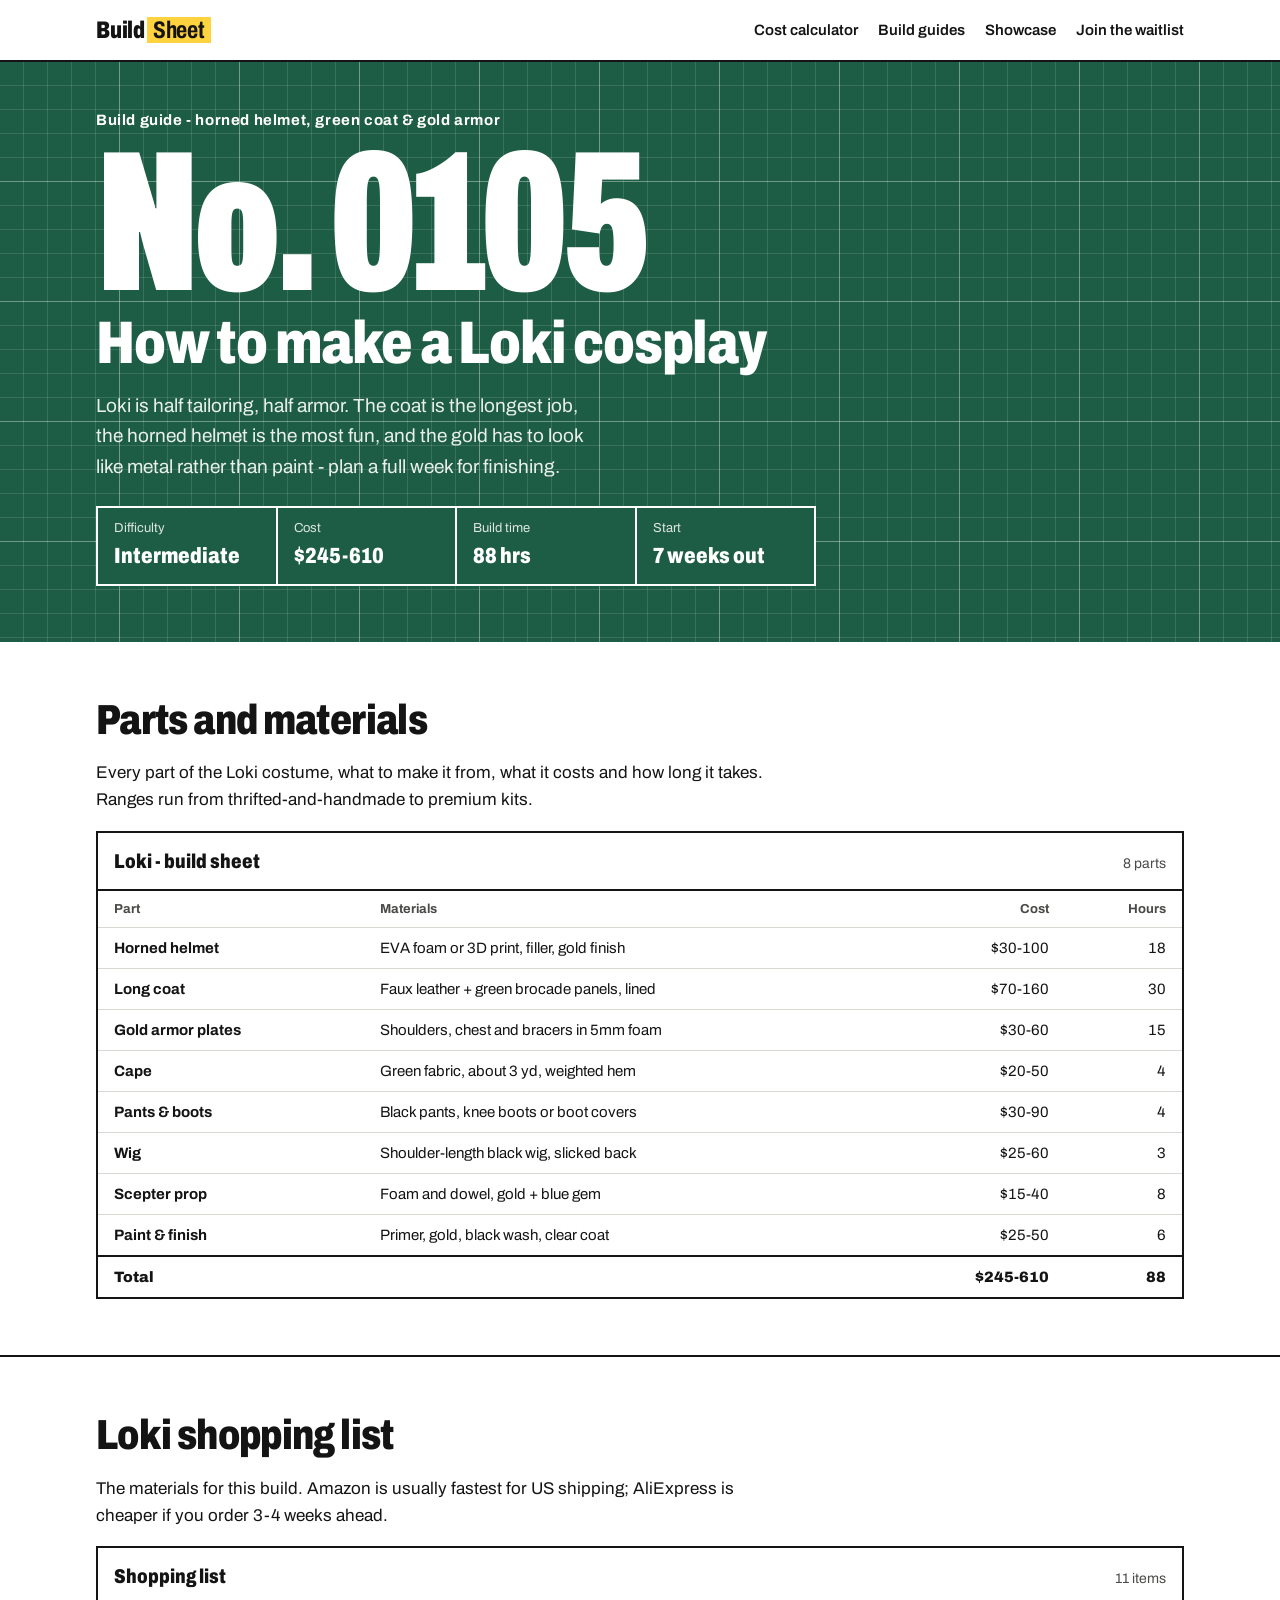
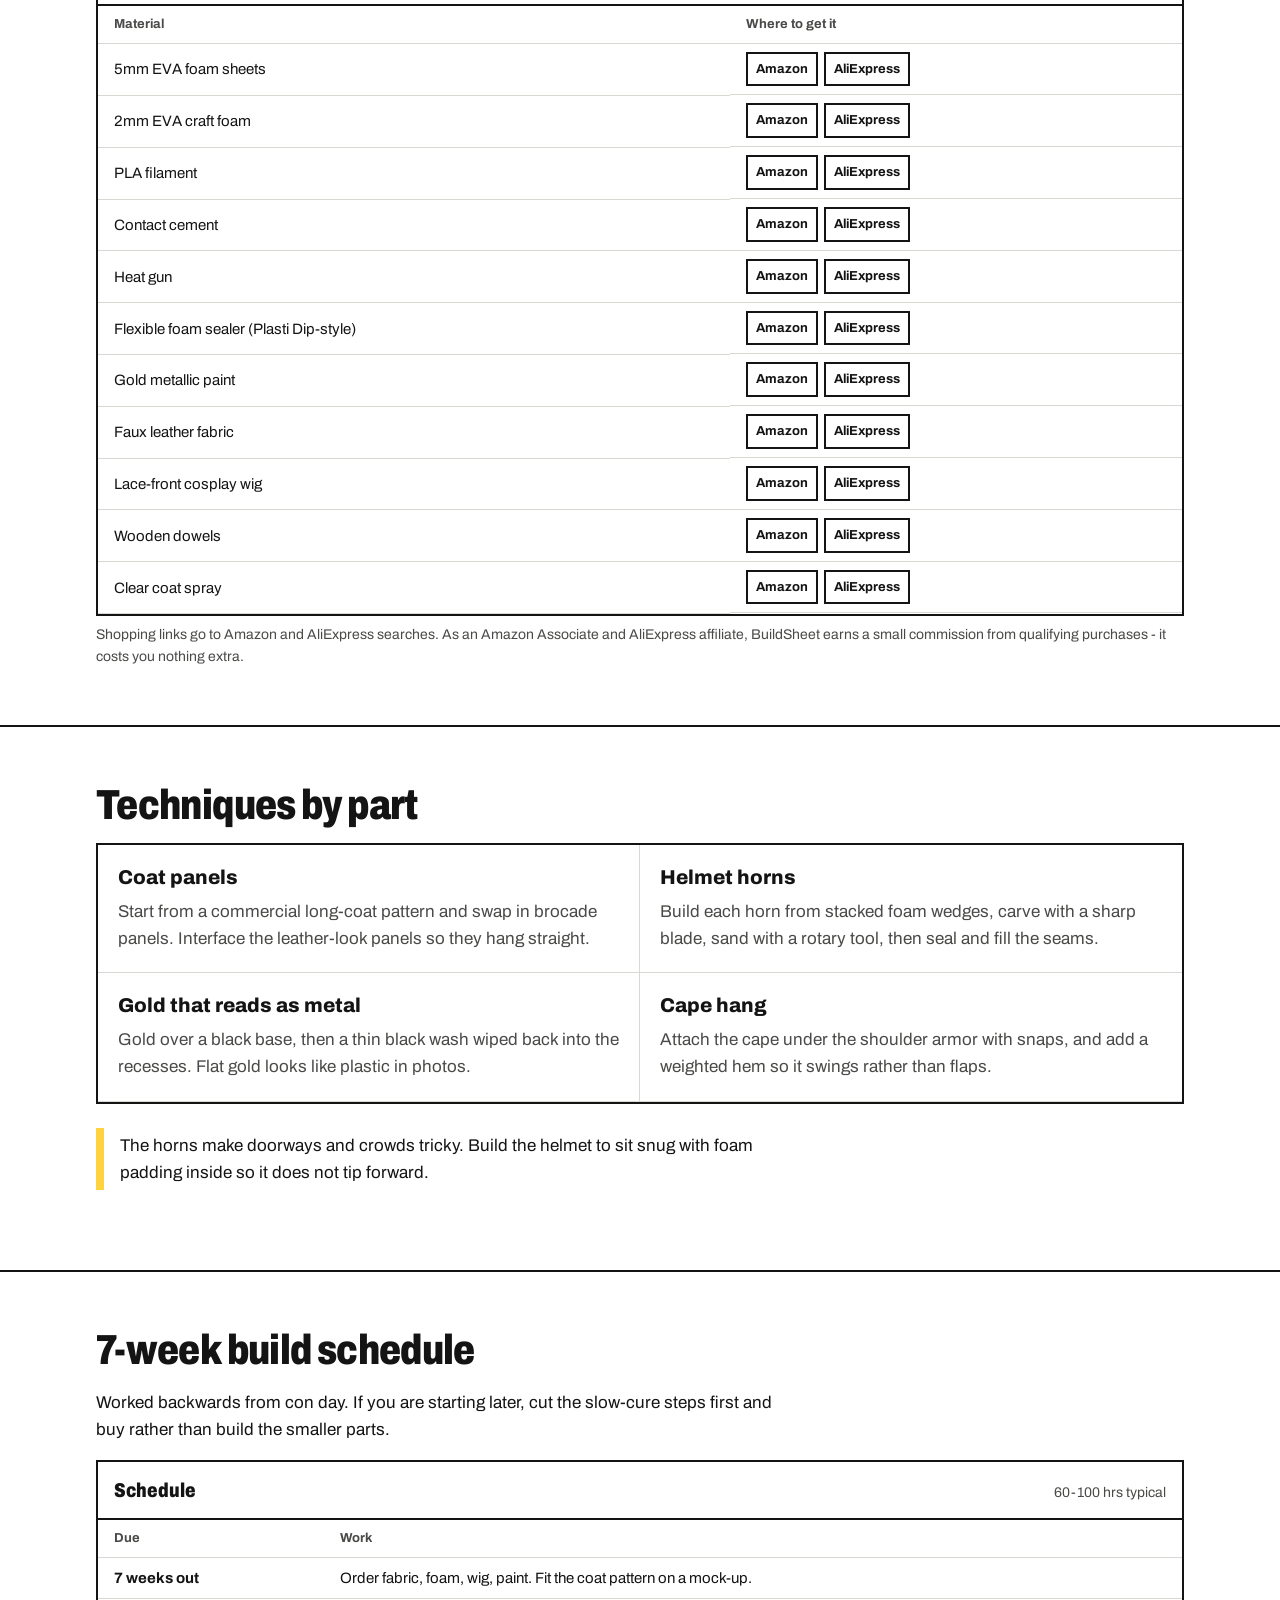
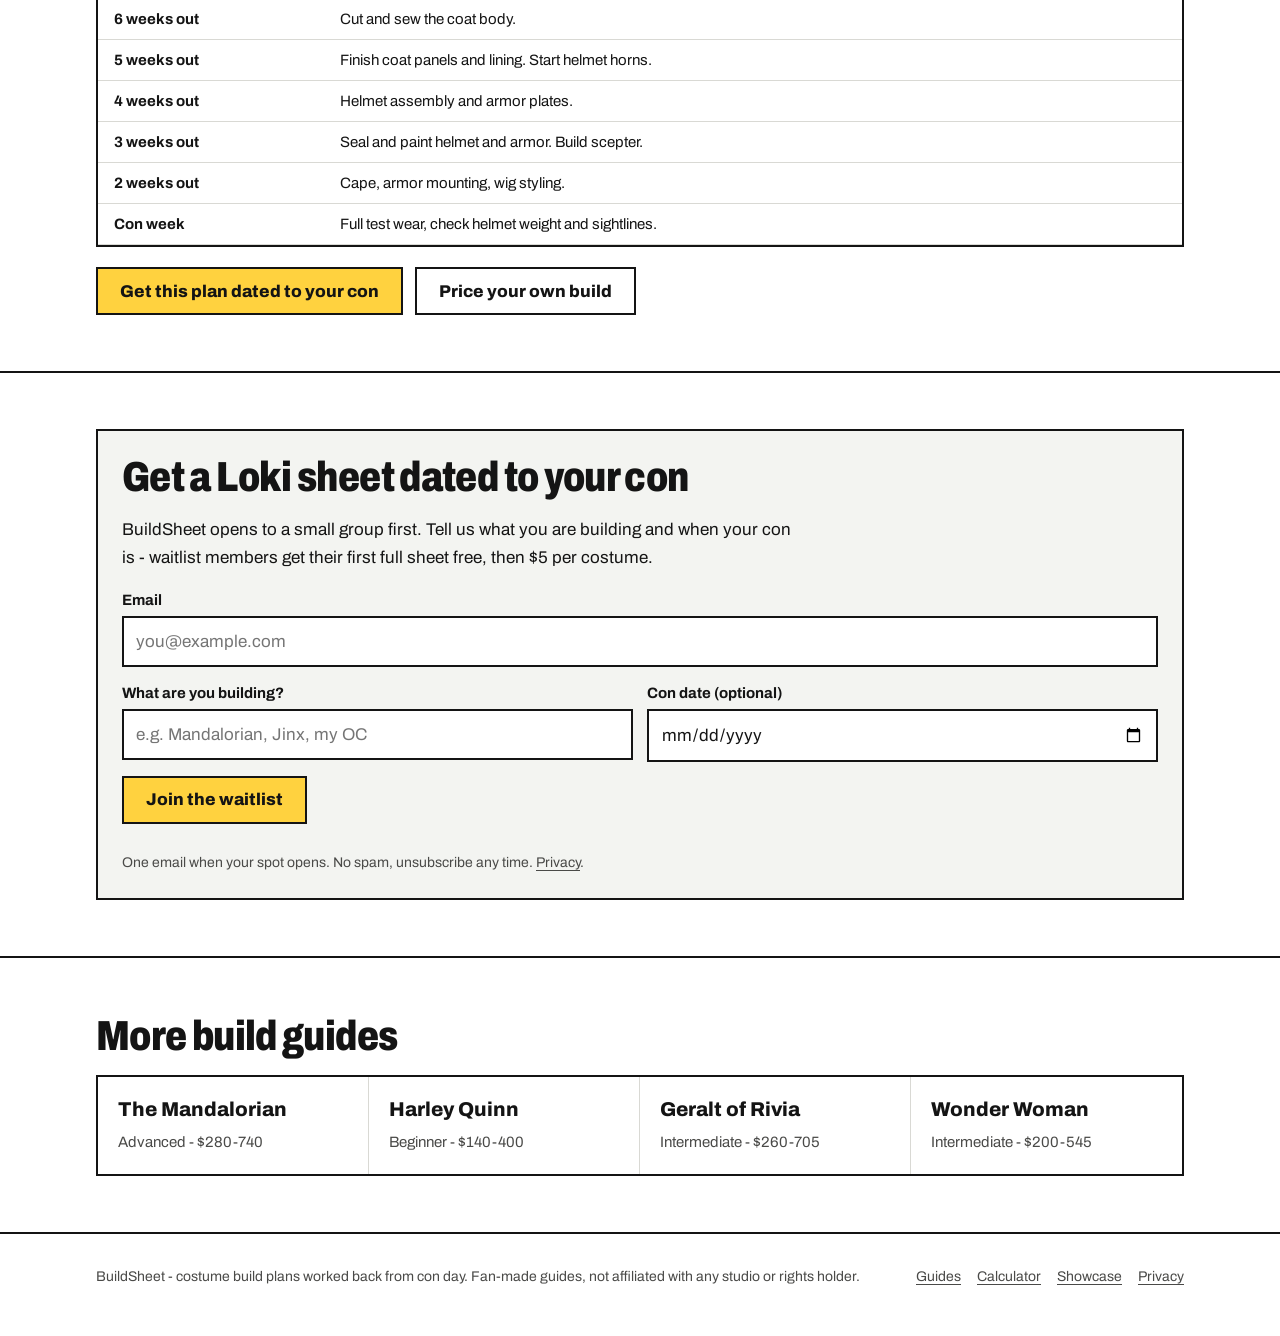
<file: guides/loki-cosplay-guide/index.html>
<!doctype html>
<html lang="en">
<head>
<meta charset="utf-8">
<meta name="viewport" content="width=device-width, initial-scale=1">
<title>How to Make a Loki Cosplay - Parts, Costs &amp; 7-Week Build Schedule</title>
<meta name="description" content="Loki build breakdown: horned helmet, green and black coat, gold armor plates, cape, wig and scepter. Materials list, $245-610 cost range and a 7-week schedule.">
<meta name="robots" content="noindex">
<link rel="canonical" href="https://mobizombi.github.io/buildsheet/guides/loki-cosplay-guide/">
<meta property="og:title" content="How to Make a Loki Cosplay - Parts, Costs &amp; 7-Week Build Schedule">
<meta property="og:description" content="Loki build breakdown: horned helmet, green and black coat, gold armor plates, cape, wig and scepter. Materials list, $245-610 cost range and a 7-week schedule.">
<meta property="og:type" content="website">
<meta name="theme-color" content="#1d5c45">
<link rel="icon" href="../../favicon.svg" type="image/svg+xml">
<link rel="preconnect" href="https://fonts.googleapis.com">
<link rel="preconnect" href="https://fonts.gstatic.com" crossorigin>
<link href="https://fonts.googleapis.com/css2?family=Archivo:wdth,wght@62..125,400..900&display=swap" rel="stylesheet">
<link rel="stylesheet" href="../../css/style.css?v=mwquofsi">
<script type="application/ld+json">{"@context":"https://schema.org","@type":"HowTo","name":"How to make a Loki cosplay","description":"Loki build breakdown: horned helmet, green and black coat, gold armor plates, cape, wig and scepter. Materials list, $245-610 cost range and a 7-week schedule.","estimatedCost":{"@type":"MonetaryAmount","currency":"USD","minValue":245,"maxValue":610},"supply":[{"@type":"HowToSupply","name":"EVA foam or 3D print, filler, gold finish"},{"@type":"HowToSupply","name":"Faux leather + green brocade panels, lined"},{"@type":"HowToSupply","name":"Shoulders, chest and bracers in 5mm foam"},{"@type":"HowToSupply","name":"Green fabric, about 3 yd, weighted hem"},{"@type":"HowToSupply","name":"Black pants, knee boots or boot covers"},{"@type":"HowToSupply","name":"Shoulder-length black wig, slicked back"},{"@type":"HowToSupply","name":"Foam and dowel, gold + blue gem"},{"@type":"HowToSupply","name":"Primer, gold, black wash, clear coat"}],"step":[{"@type":"HowToStep","name":"7 weeks out","text":"Order fabric, foam, wig, paint. Fit the coat pattern on a mock-up."},{"@type":"HowToStep","name":"6 weeks out","text":"Cut and sew the coat body."},{"@type":"HowToStep","name":"5 weeks out","text":"Finish coat panels and lining. Start helmet horns."},{"@type":"HowToStep","name":"4 weeks out","text":"Helmet assembly and armor plates."},{"@type":"HowToStep","name":"3 weeks out","text":"Seal and paint helmet and armor. Build scepter."},{"@type":"HowToStep","name":"2 weeks out","text":"Cape, armor mounting, wig styling."},{"@type":"HowToStep","name":"Con week","text":"Full test wear, check helmet weight and sightlines."}]}</script>
</head>
<body>
<header class="top"><div class="wrap">
<a class="brand" href="../../">Build<b>Sheet</b></a>
<nav class="nav" aria-label="Main">
<a href="../../cost-calculator/">Cost calculator</a>
<a href="../../guides/">Build guides</a>
<a href="../../showcase/">Showcase</a>
<a href="../../#join">Join the waitlist</a>
</nav>
</div></header>
<main>
<div class="mat envelope"><div class="wrap">
<p class="pattern-no"><small>Build guide - horned helmet, green coat &amp; gold armor</small>No.&nbsp;0105</p>
<h1>How to make a Loki cosplay</h1>
<p class="lede">Loki is half tailoring, half armor. The coat is the longest job, the horned helmet is the most fun, and the gold has to look like metal rather than paint - plan a full week for finishing.</p>
<dl class="guide-meta">
<div><dt>Difficulty</dt><dd>Intermediate</dd></div>
<div><dt>Cost</dt><dd>$245-610</dd></div>
<div><dt>Build time</dt><dd>88 hrs</dd></div>
<div><dt>Start</dt><dd>7 weeks out</dd></div>
</dl>
</div></div>

<section><div class="wrap">
<h2>Parts and materials</h2>
<p class="measure">Every part of the Loki costume, what to make it from, what it costs and how long it takes. Ranges run from thrifted-and-handmade to premium kits.</p>
<div class="sheet"><div class="sheet-head"><strong>Loki - build sheet</strong><span>8 parts</span></div><div class="table-scroll"><table>
<thead><tr><th scope="col">Part</th><th scope="col" class="col-mat">Materials</th><th scope="col" class="num">Cost</th><th scope="col" class="num">Hours</th></tr></thead>
<tbody><tr><td><strong>Horned helmet</strong><span class="mat-inline">EVA foam or 3D print, filler, gold finish</span></td><td class="col-mat">EVA foam or 3D print, filler, gold finish</td><td class="num">$30-100</td><td class="num">18</td></tr><tr><td><strong>Long coat</strong><span class="mat-inline">Faux leather + green brocade panels, lined</span></td><td class="col-mat">Faux leather + green brocade panels, lined</td><td class="num">$70-160</td><td class="num">30</td></tr><tr><td><strong>Gold armor plates</strong><span class="mat-inline">Shoulders, chest and bracers in 5mm foam</span></td><td class="col-mat">Shoulders, chest and bracers in 5mm foam</td><td class="num">$30-60</td><td class="num">15</td></tr><tr><td><strong>Cape</strong><span class="mat-inline">Green fabric, about 3 yd, weighted hem</span></td><td class="col-mat">Green fabric, about 3 yd, weighted hem</td><td class="num">$20-50</td><td class="num">4</td></tr><tr><td><strong>Pants &amp; boots</strong><span class="mat-inline">Black pants, knee boots or boot covers</span></td><td class="col-mat">Black pants, knee boots or boot covers</td><td class="num">$30-90</td><td class="num">4</td></tr><tr><td><strong>Wig</strong><span class="mat-inline">Shoulder-length black wig, slicked back</span></td><td class="col-mat">Shoulder-length black wig, slicked back</td><td class="num">$25-60</td><td class="num">3</td></tr><tr><td><strong>Scepter prop</strong><span class="mat-inline">Foam and dowel, gold + blue gem</span></td><td class="col-mat">Foam and dowel, gold + blue gem</td><td class="num">$15-40</td><td class="num">8</td></tr><tr><td><strong>Paint &amp; finish</strong><span class="mat-inline">Primer, gold, black wash, clear coat</span></td><td class="col-mat">Primer, gold, black wash, clear coat</td><td class="num">$25-50</td><td class="num">6</td></tr></tbody>
<tfoot><tr><td>Total</td><td class="col-mat"></td><td class="num">$245-610</td><td class="num">88</td></tr></tfoot>
</table></div></div>
</div></section>

<section><div class="wrap">
<h2>Loki shopping list</h2>
<p class="measure">The materials for this build. Amazon is usually fastest for US shipping; AliExpress is cheaper if you order 3-4 weeks ahead.</p>
<div class="sheet"><div class="sheet-head"><strong>Shopping list</strong><span>11 items</span></div><div class="table-scroll"><table class="shop">
<thead><tr><th scope="col">Material</th><th scope="col">Where to get it</th></tr></thead>
<tbody><tr><td>5mm EVA foam sheets</td><td class="shop-links"><a href="https://www.amazon.com/s?k=eva%20foam%20sheet%205mm%20cosplay&tag=cheapadeal-20" rel="sponsored nofollow noopener" target="_blank" data-shop="amazon" data-item="eva5">Amazon</a><a href="https://s.click.aliexpress.com/e/_c3VJO61J" rel="sponsored nofollow noopener" target="_blank" data-shop="aliexpress" data-item="eva5">AliExpress</a></td></tr><tr><td>2mm EVA craft foam</td><td class="shop-links"><a href="https://www.amazon.com/s?k=eva%20foam%202mm%20cosplay&tag=cheapadeal-20" rel="sponsored nofollow noopener" target="_blank" data-shop="amazon" data-item="eva2">Amazon</a><a href="https://s.click.aliexpress.com/e/_c2znup7R" rel="sponsored nofollow noopener" target="_blank" data-shop="aliexpress" data-item="eva2">AliExpress</a></td></tr><tr><td>PLA filament</td><td class="shop-links"><a href="https://www.amazon.com/s?k=pla%20filament%201.75mm&tag=cheapadeal-20" rel="sponsored nofollow noopener" target="_blank" data-shop="amazon" data-item="pla">Amazon</a><a href="https://s.click.aliexpress.com/e/_c3k8xNpb" rel="sponsored nofollow noopener" target="_blank" data-shop="aliexpress" data-item="pla">AliExpress</a></td></tr><tr><td>Contact cement</td><td class="shop-links"><a href="https://www.amazon.com/s?k=contact%20cement%20glue&tag=cheapadeal-20" rel="sponsored nofollow noopener" target="_blank" data-shop="amazon" data-item="contact">Amazon</a><a href="https://s.click.aliexpress.com/e/_c3VZR7SN" rel="sponsored nofollow noopener" target="_blank" data-shop="aliexpress" data-item="contact">AliExpress</a></td></tr><tr><td>Heat gun</td><td class="shop-links"><a href="https://www.amazon.com/s?k=heat%20gun%20crafts&tag=cheapadeal-20" rel="sponsored nofollow noopener" target="_blank" data-shop="amazon" data-item="heatgun">Amazon</a><a href="https://s.click.aliexpress.com/e/_c3GqI2pX" rel="sponsored nofollow noopener" target="_blank" data-shop="aliexpress" data-item="heatgun">AliExpress</a></td></tr><tr><td>Flexible foam sealer (Plasti Dip-style)</td><td class="shop-links"><a href="https://www.amazon.com/s?k=plasti%20dip%20spray&tag=cheapadeal-20" rel="sponsored nofollow noopener" target="_blank" data-shop="amazon" data-item="sealer">Amazon</a><a href="https://s.click.aliexpress.com/e/_c4csPU2D" rel="sponsored nofollow noopener" target="_blank" data-shop="aliexpress" data-item="sealer">AliExpress</a></td></tr><tr><td>Gold metallic paint</td><td class="shop-links"><a href="https://www.amazon.com/s?k=gold%20metallic%20spray%20paint&tag=cheapadeal-20" rel="sponsored nofollow noopener" target="_blank" data-shop="amazon" data-item="goldpaint">Amazon</a><a href="https://s.click.aliexpress.com/e/_c3ew5t3B" rel="sponsored nofollow noopener" target="_blank" data-shop="aliexpress" data-item="goldpaint">AliExpress</a></td></tr><tr><td>Faux leather fabric</td><td class="shop-links"><a href="https://www.amazon.com/s?k=faux%20leather%20fabric&tag=cheapadeal-20" rel="sponsored nofollow noopener" target="_blank" data-shop="amazon" data-item="fauxleather">Amazon</a><a href="https://s.click.aliexpress.com/e/_c3MGVdC1" rel="sponsored nofollow noopener" target="_blank" data-shop="aliexpress" data-item="fauxleather">AliExpress</a></td></tr><tr><td>Lace-front cosplay wig</td><td class="shop-links"><a href="https://www.amazon.com/s?k=lace%20front%20cosplay%20wig&tag=cheapadeal-20" rel="sponsored nofollow noopener" target="_blank" data-shop="amazon" data-item="lacewig">Amazon</a><a href="https://s.click.aliexpress.com/e/_c2QhwoKh" rel="sponsored nofollow noopener" target="_blank" data-shop="aliexpress" data-item="lacewig">AliExpress</a></td></tr><tr><td>Wooden dowels</td><td class="shop-links"><a href="https://www.amazon.com/s?k=wooden%20dowel%20rods&tag=cheapadeal-20" rel="sponsored nofollow noopener" target="_blank" data-shop="amazon" data-item="dowel">Amazon</a><a href="https://s.click.aliexpress.com/e/_c38mfbe5" rel="sponsored nofollow noopener" target="_blank" data-shop="aliexpress" data-item="dowel">AliExpress</a></td></tr><tr><td>Clear coat spray</td><td class="shop-links"><a href="https://www.amazon.com/s?k=clear%20coat%20spray%20matte%20gloss&tag=cheapadeal-20" rel="sponsored nofollow noopener" target="_blank" data-shop="amazon" data-item="clear">Amazon</a><a href="https://s.click.aliexpress.com/e/_c4FOVvZj" rel="sponsored nofollow noopener" target="_blank" data-shop="aliexpress" data-item="clear">AliExpress</a></td></tr></tbody>
</table></div></div>
<p class="form-note" style="margin-top:8px">Shopping links go to Amazon and AliExpress searches. As an Amazon Associate and AliExpress affiliate, BuildSheet earns a small commission from qualifying purchases - it costs you nothing extra.</p>
</div></section>

<section><div class="wrap">
<h2>Techniques by part</h2>
<div class="tech"><div><h3>Coat panels</h3><p>Start from a commercial long-coat pattern and swap in brocade panels. Interface the leather-look panels so they hang straight.</p></div><div><h3>Helmet horns</h3><p>Build each horn from stacked foam wedges, carve with a sharp blade, sand with a rotary tool, then seal and fill the seams.</p></div><div><h3>Gold that reads as metal</h3><p>Gold over a black base, then a thin black wash wiped back into the recesses. Flat gold looks like plastic in photos.</p></div><div><h3>Cape hang</h3><p>Attach the cape under the shoulder armor with snaps, and add a weighted hem so it swings rather than flaps.</p></div></div>
<p class="callout measure">The horns make doorways and crowds tricky. Build the helmet to sit snug with foam padding inside so it does not tip forward.</p>
</div></section>

<section><div class="wrap">
<h2>7-week build schedule</h2>
<p class="measure">Worked backwards from con day. If you are starting later, cut the slow-cure steps first and buy rather than build the smaller parts.</p>
<div class="sheet"><div class="sheet-head"><strong>Schedule</strong><span>60-100 hrs typical</span></div><div class="table-scroll"><table>
<thead><tr><th scope="col">Due</th><th scope="col">Work</th></tr></thead>
<tbody><tr><td class="due">7 weeks out</td><td>Order fabric, foam, wig, paint. Fit the coat pattern on a mock-up.</td></tr><tr><td class="due">6 weeks out</td><td>Cut and sew the coat body.</td></tr><tr><td class="due">5 weeks out</td><td>Finish coat panels and lining. Start helmet horns.</td></tr><tr><td class="due">4 weeks out</td><td>Helmet assembly and armor plates.</td></tr><tr><td class="due">3 weeks out</td><td>Seal and paint helmet and armor. Build scepter.</td></tr><tr><td class="due">2 weeks out</td><td>Cape, armor mounting, wig styling.</td></tr><tr><td class="due">Con week</td><td>Full test wear, check helmet weight and sightlines.</td></tr></tbody>
</table></div></div>
<div class="btns" style="margin-top:20px"><a class="btn" href="#join">Get this plan dated to your con</a><a class="btn ghost" href="../../cost-calculator/">Price your own build</a></div>
</div></section>

<section><div class="wrap">
<div class="join" id="join">
<h2>Get a Loki sheet dated to your con</h2>
<p class="measure">BuildSheet opens to a small group first. Tell us what you are building and when your con is - waitlist members get their first full sheet free, then $5 per costume.</p>
<form class="form" action="https://formsubmit.co/trafficgoathq@gmail.com" method="POST" data-ajax="https://formsubmit.co/ajax/trafficgoathq@gmail.com">
<input type="hidden" name="_subject" value="BuildSheet waitlist">
<input type="hidden" name="_template" value="table">
<input type="hidden" name="_captcha" value="false">
<input type="hidden" name="source" value="loki-cosplay-guide">
<input type="text" name="_honey" class="hp" tabindex="-1" autocomplete="off" aria-hidden="true">
<div class="field"><label for="em-loki-cosplay-guide">Email</label><input id="em-loki-cosplay-guide" type="email" name="email" required autocomplete="email" placeholder="you@example.com"></div>
<div class="form-row">
<div class="field"><label for="co-loki-cosplay-guide">What are you building?</label><input id="co-loki-cosplay-guide" type="text" name="costume" placeholder="e.g. Mandalorian, Jinx, my OC" maxlength="120"></div>
<div class="field"><label for="dt-loki-cosplay-guide">Con date (optional)</label><input id="dt-loki-cosplay-guide" type="date" name="con_date"></div>
</div>
<div class="btns"><button class="btn" type="submit">Join the waitlist</button></div>
<p class="form-msg" role="status" aria-live="polite"></p>
<p class="form-note">One email when your spot opens. No spam, unsubscribe any time. <a href="../../privacy/">Privacy</a>.</p>
</form>
</div>
</div></section>

<section><div class="wrap">
<h2>More build guides</h2>
<div class="cards"><a class="card" href="../mandalorian-cosplay-guide/"><h3>The Mandalorian</h3><p>Advanced - $280-740</p></a><a class="card" href="../harley-quinn-cosplay-guide/"><h3>Harley Quinn</h3><p>Beginner - $140-400</p></a><a class="card" href="../geralt-of-rivia-cosplay-guide/"><h3>Geralt of Rivia</h3><p>Intermediate - $260-705</p></a><a class="card" href="../wonder-woman-cosplay-guide/"><h3>Wonder Woman</h3><p>Intermediate - $200-545</p></a></div>
</div></section>
</main>
<footer><div class="wrap">
<span>BuildSheet - costume build plans worked back from con day. Fan-made guides, not affiliated with any studio or rights holder.</span>
<nav aria-label="Footer"><a href="../../guides/">Guides</a><a href="../../cost-calculator/">Calculator</a><a href="../../showcase/">Showcase</a><a href="../../privacy/">Privacy</a></nav>
</div></footer>
<script src="../../js/form.js?v=mwquofsi" defer></script>
</body>
</html>
</file>
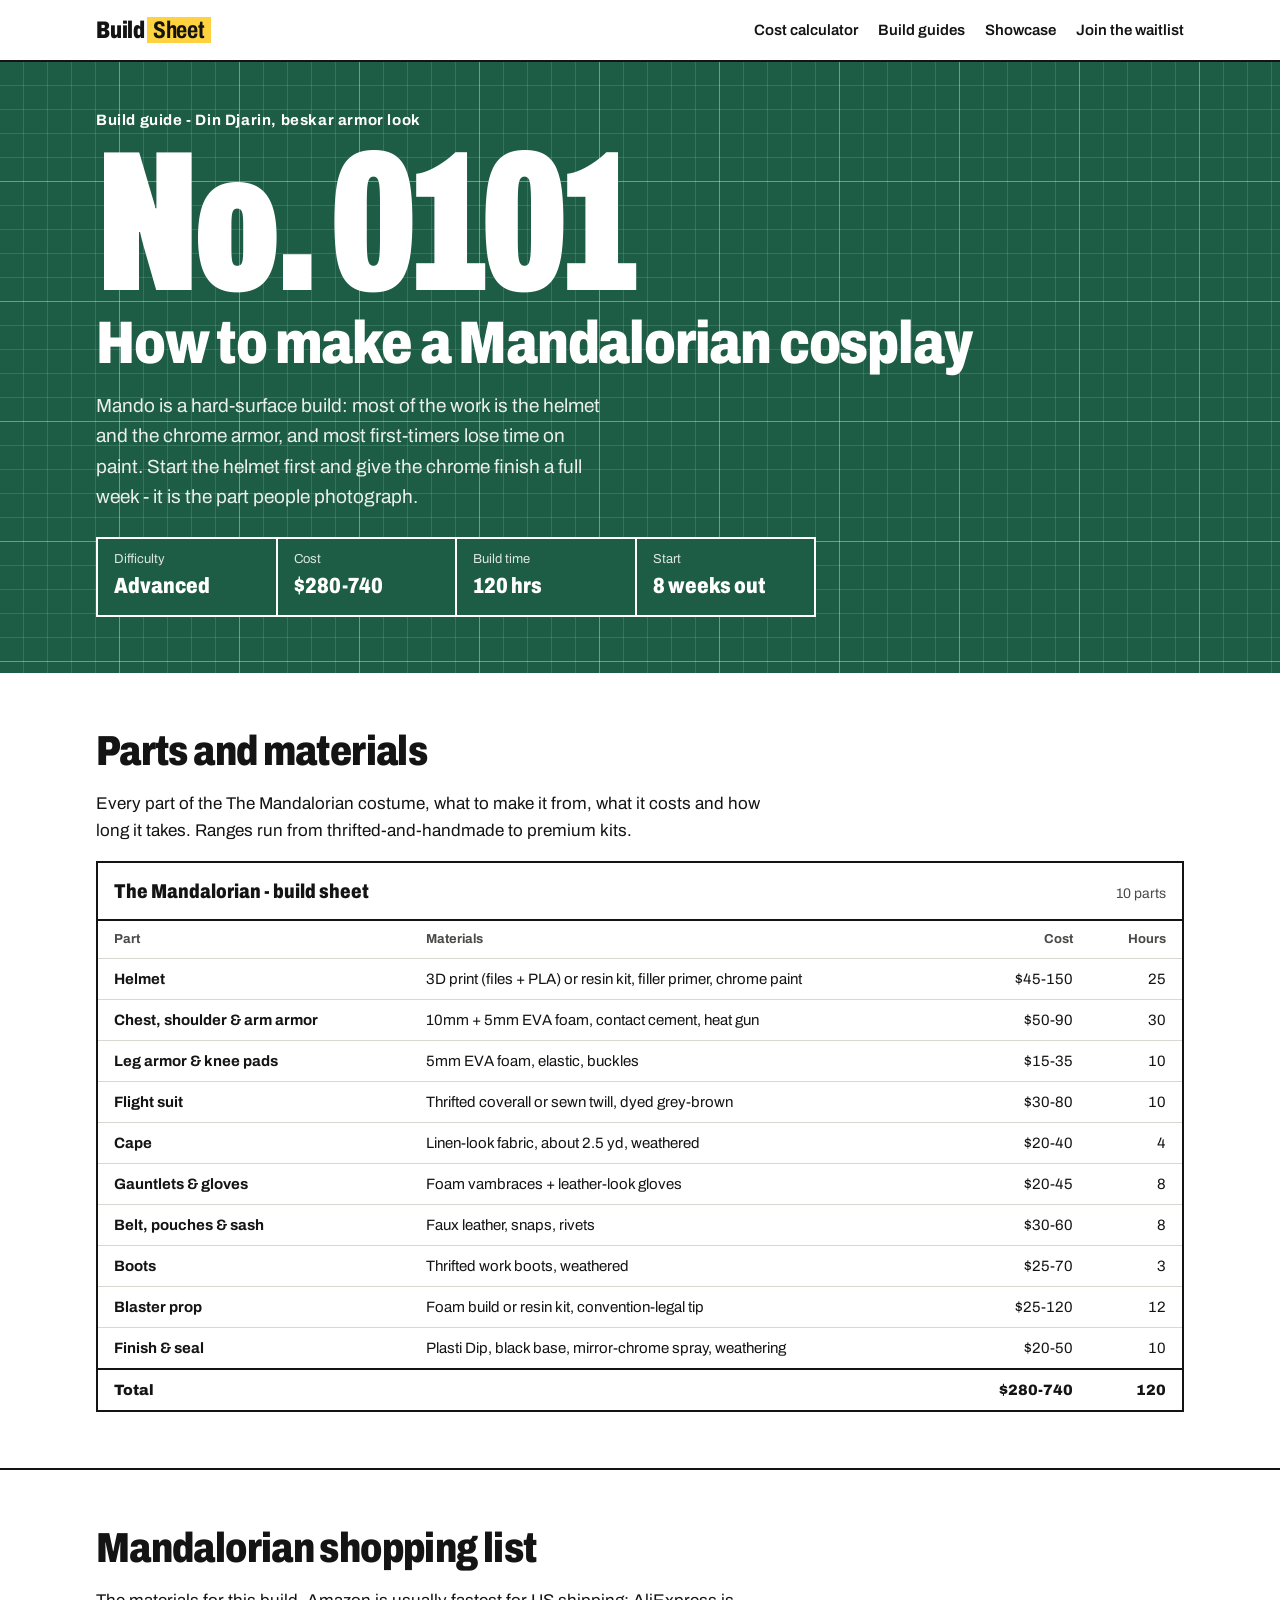
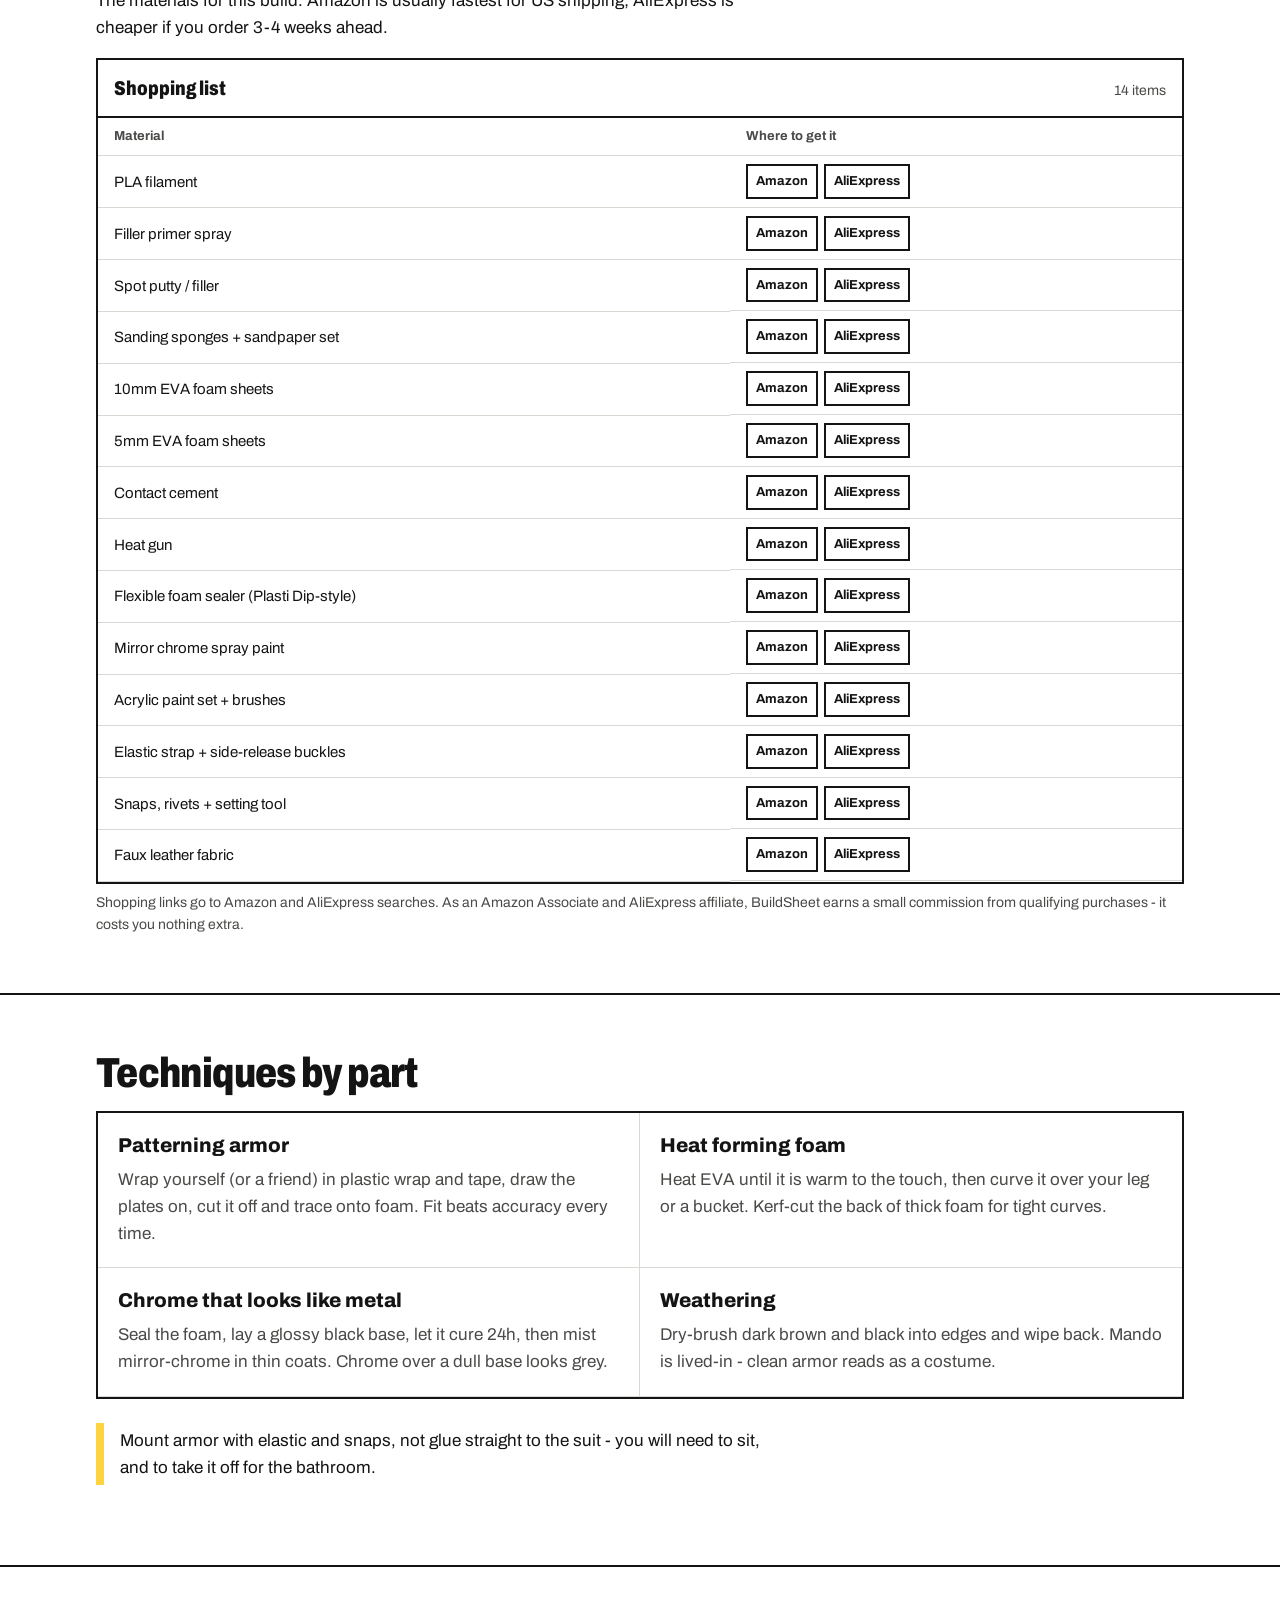
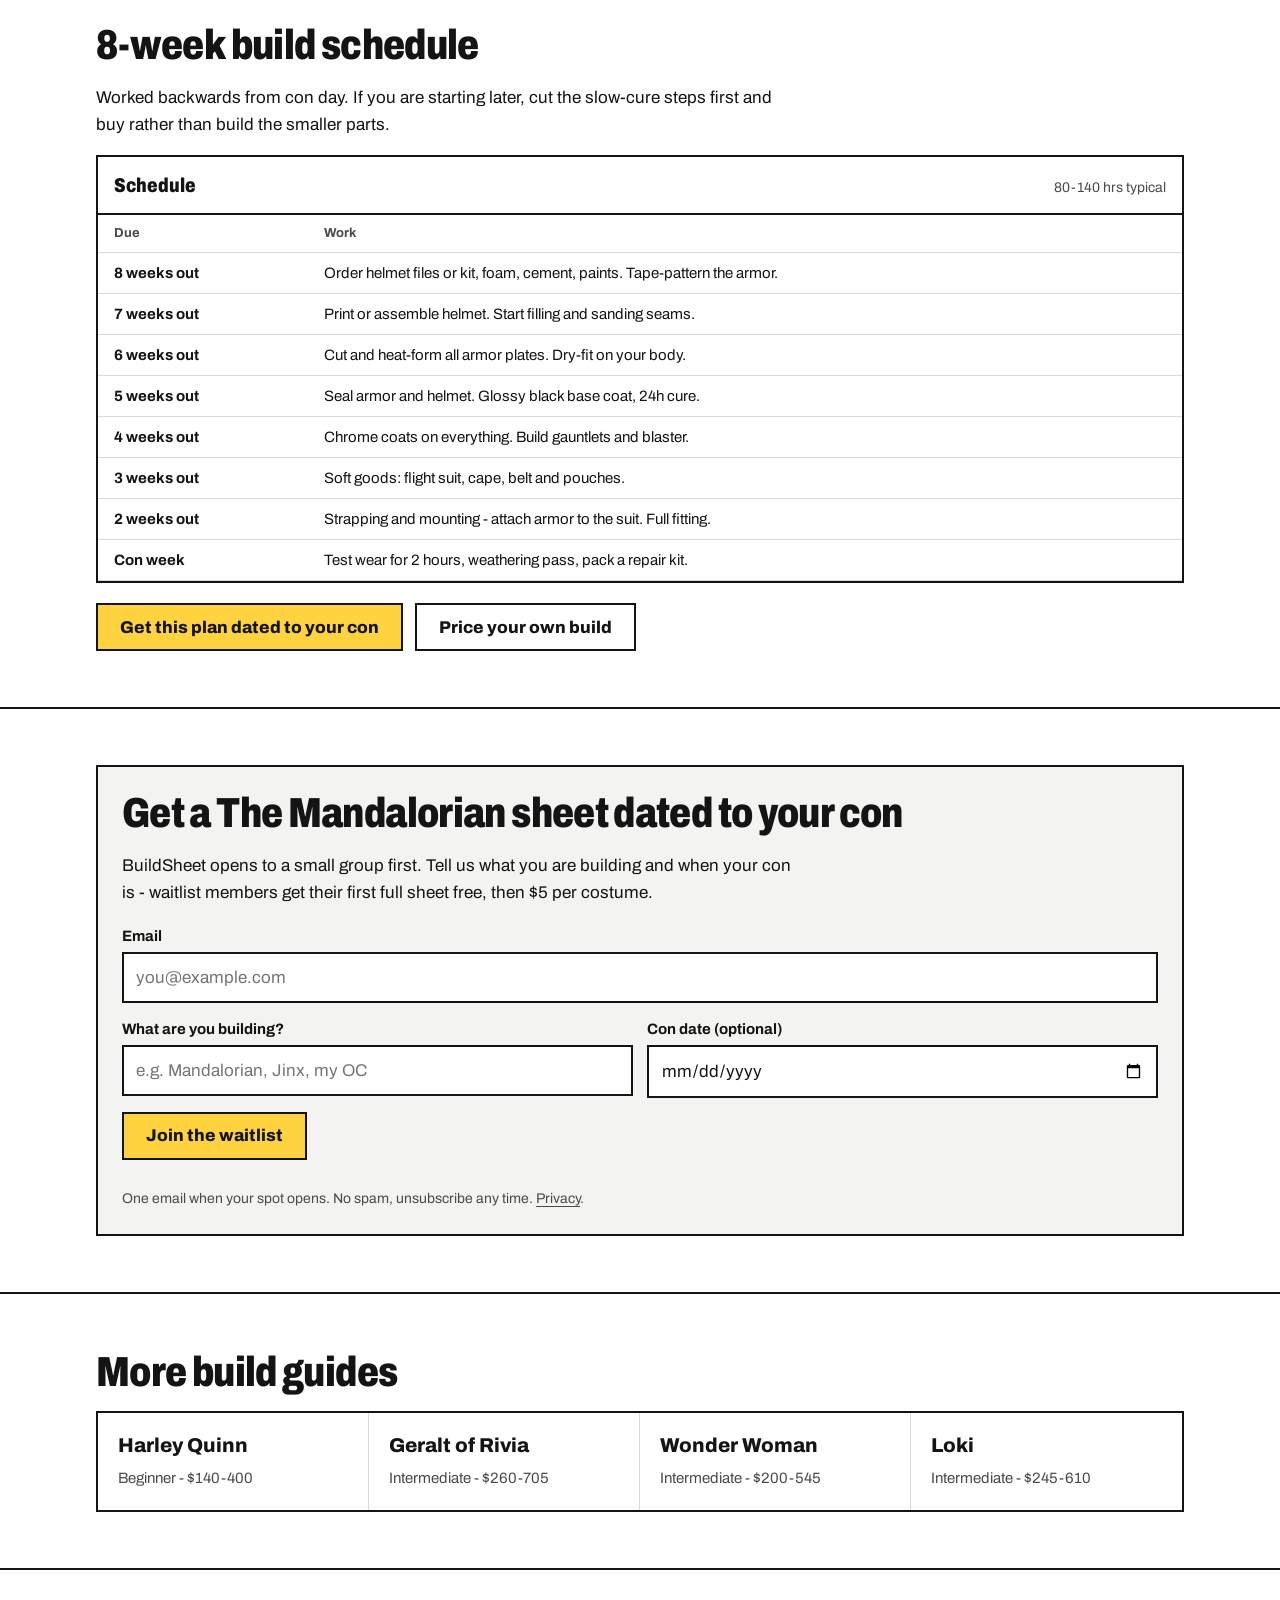
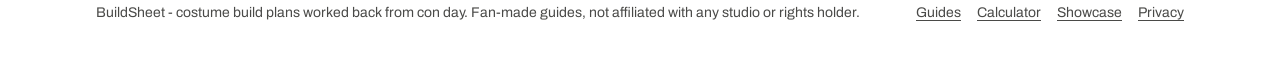
<file: guides/mandalorian-cosplay-guide/index.html>
<!doctype html>
<html lang="en">
<head>
<meta charset="utf-8">
<meta name="viewport" content="width=device-width, initial-scale=1">
<title>How to Make a Mandalorian Cosplay - Parts, Costs &amp; 8-Week Build Schedule</title>
<meta name="description" content="Full Mandalorian (Din Djarin) build breakdown: helmet, beskar foam armor, flight suit, cape and blaster. Materials list, $280-740 cost range and a schedule worked back from con day.">
<meta name="robots" content="noindex">
<link rel="canonical" href="https://mobizombi.github.io/buildsheet/guides/mandalorian-cosplay-guide/">
<meta property="og:title" content="How to Make a Mandalorian Cosplay - Parts, Costs &amp; 8-Week Build Schedule">
<meta property="og:description" content="Full Mandalorian (Din Djarin) build breakdown: helmet, beskar foam armor, flight suit, cape and blaster. Materials list, $280-740 cost range and a schedule worked back from con day.">
<meta property="og:type" content="website">
<meta name="theme-color" content="#1d5c45">
<link rel="icon" href="../../favicon.svg" type="image/svg+xml">
<link rel="preconnect" href="https://fonts.googleapis.com">
<link rel="preconnect" href="https://fonts.gstatic.com" crossorigin>
<link href="https://fonts.googleapis.com/css2?family=Archivo:wdth,wght@62..125,400..900&display=swap" rel="stylesheet">
<link rel="stylesheet" href="../../css/style.css?v=mwquofsg">
<script type="application/ld+json">{"@context":"https://schema.org","@type":"HowTo","name":"How to make a Mandalorian cosplay","description":"Full Mandalorian (Din Djarin) build breakdown: helmet, beskar foam armor, flight suit, cape and blaster. Materials list, $280-740 cost range and a schedule worked back from con day.","estimatedCost":{"@type":"MonetaryAmount","currency":"USD","minValue":280,"maxValue":740},"supply":[{"@type":"HowToSupply","name":"3D print (files + PLA) or resin kit, filler primer, chrome paint"},{"@type":"HowToSupply","name":"10mm + 5mm EVA foam, contact cement, heat gun"},{"@type":"HowToSupply","name":"5mm EVA foam, elastic, buckles"},{"@type":"HowToSupply","name":"Thrifted coverall or sewn twill, dyed grey-brown"},{"@type":"HowToSupply","name":"Linen-look fabric, about 2.5 yd, weathered"},{"@type":"HowToSupply","name":"Foam vambraces + leather-look gloves"},{"@type":"HowToSupply","name":"Faux leather, snaps, rivets"},{"@type":"HowToSupply","name":"Thrifted work boots, weathered"},{"@type":"HowToSupply","name":"Foam build or resin kit, convention-legal tip"},{"@type":"HowToSupply","name":"Plasti Dip, black base, mirror-chrome spray, weathering"}],"step":[{"@type":"HowToStep","name":"8 weeks out","text":"Order helmet files or kit, foam, cement, paints. Tape-pattern the armor."},{"@type":"HowToStep","name":"7 weeks out","text":"Print or assemble helmet. Start filling and sanding seams."},{"@type":"HowToStep","name":"6 weeks out","text":"Cut and heat-form all armor plates. Dry-fit on your body."},{"@type":"HowToStep","name":"5 weeks out","text":"Seal armor and helmet. Glossy black base coat, 24h cure."},{"@type":"HowToStep","name":"4 weeks out","text":"Chrome coats on everything. Build gauntlets and blaster."},{"@type":"HowToStep","name":"3 weeks out","text":"Soft goods: flight suit, cape, belt and pouches."},{"@type":"HowToStep","name":"2 weeks out","text":"Strapping and mounting - attach armor to the suit. Full fitting."},{"@type":"HowToStep","name":"Con week","text":"Test wear for 2 hours, weathering pass, pack a repair kit."}]}</script>
</head>
<body>
<header class="top"><div class="wrap">
<a class="brand" href="../../">Build<b>Sheet</b></a>
<nav class="nav" aria-label="Main">
<a href="../../cost-calculator/">Cost calculator</a>
<a href="../../guides/">Build guides</a>
<a href="../../showcase/">Showcase</a>
<a href="../../#join">Join the waitlist</a>
</nav>
</div></header>
<main>
<div class="mat envelope"><div class="wrap">
<p class="pattern-no"><small>Build guide - Din Djarin, beskar armor look</small>No.&nbsp;0101</p>
<h1>How to make a Mandalorian cosplay</h1>
<p class="lede">Mando is a hard-surface build: most of the work is the helmet and the chrome armor, and most first-timers lose time on paint. Start the helmet first and give the chrome finish a full week - it is the part people photograph.</p>
<dl class="guide-meta">
<div><dt>Difficulty</dt><dd>Advanced</dd></div>
<div><dt>Cost</dt><dd>$280-740</dd></div>
<div><dt>Build time</dt><dd>120 hrs</dd></div>
<div><dt>Start</dt><dd>8 weeks out</dd></div>
</dl>
</div></div>

<section><div class="wrap">
<h2>Parts and materials</h2>
<p class="measure">Every part of the The Mandalorian costume, what to make it from, what it costs and how long it takes. Ranges run from thrifted-and-handmade to premium kits.</p>
<div class="sheet"><div class="sheet-head"><strong>The Mandalorian - build sheet</strong><span>10 parts</span></div><div class="table-scroll"><table>
<thead><tr><th scope="col">Part</th><th scope="col" class="col-mat">Materials</th><th scope="col" class="num">Cost</th><th scope="col" class="num">Hours</th></tr></thead>
<tbody><tr><td><strong>Helmet</strong><span class="mat-inline">3D print (files + PLA) or resin kit, filler primer, chrome paint</span></td><td class="col-mat">3D print (files + PLA) or resin kit, filler primer, chrome paint</td><td class="num">$45-150</td><td class="num">25</td></tr><tr><td><strong>Chest, shoulder &amp; arm armor</strong><span class="mat-inline">10mm + 5mm EVA foam, contact cement, heat gun</span></td><td class="col-mat">10mm + 5mm EVA foam, contact cement, heat gun</td><td class="num">$50-90</td><td class="num">30</td></tr><tr><td><strong>Leg armor &amp; knee pads</strong><span class="mat-inline">5mm EVA foam, elastic, buckles</span></td><td class="col-mat">5mm EVA foam, elastic, buckles</td><td class="num">$15-35</td><td class="num">10</td></tr><tr><td><strong>Flight suit</strong><span class="mat-inline">Thrifted coverall or sewn twill, dyed grey-brown</span></td><td class="col-mat">Thrifted coverall or sewn twill, dyed grey-brown</td><td class="num">$30-80</td><td class="num">10</td></tr><tr><td><strong>Cape</strong><span class="mat-inline">Linen-look fabric, about 2.5 yd, weathered</span></td><td class="col-mat">Linen-look fabric, about 2.5 yd, weathered</td><td class="num">$20-40</td><td class="num">4</td></tr><tr><td><strong>Gauntlets &amp; gloves</strong><span class="mat-inline">Foam vambraces + leather-look gloves</span></td><td class="col-mat">Foam vambraces + leather-look gloves</td><td class="num">$20-45</td><td class="num">8</td></tr><tr><td><strong>Belt, pouches &amp; sash</strong><span class="mat-inline">Faux leather, snaps, rivets</span></td><td class="col-mat">Faux leather, snaps, rivets</td><td class="num">$30-60</td><td class="num">8</td></tr><tr><td><strong>Boots</strong><span class="mat-inline">Thrifted work boots, weathered</span></td><td class="col-mat">Thrifted work boots, weathered</td><td class="num">$25-70</td><td class="num">3</td></tr><tr><td><strong>Blaster prop</strong><span class="mat-inline">Foam build or resin kit, convention-legal tip</span></td><td class="col-mat">Foam build or resin kit, convention-legal tip</td><td class="num">$25-120</td><td class="num">12</td></tr><tr><td><strong>Finish &amp; seal</strong><span class="mat-inline">Plasti Dip, black base, mirror-chrome spray, weathering</span></td><td class="col-mat">Plasti Dip, black base, mirror-chrome spray, weathering</td><td class="num">$20-50</td><td class="num">10</td></tr></tbody>
<tfoot><tr><td>Total</td><td class="col-mat"></td><td class="num">$280-740</td><td class="num">120</td></tr></tfoot>
</table></div></div>
</div></section>

<section><div class="wrap">
<h2>Mandalorian shopping list</h2>
<p class="measure">The materials for this build. Amazon is usually fastest for US shipping; AliExpress is cheaper if you order 3-4 weeks ahead.</p>
<div class="sheet"><div class="sheet-head"><strong>Shopping list</strong><span>14 items</span></div><div class="table-scroll"><table class="shop">
<thead><tr><th scope="col">Material</th><th scope="col">Where to get it</th></tr></thead>
<tbody><tr><td>PLA filament</td><td class="shop-links"><a href="https://www.amazon.com/s?k=pla%20filament%201.75mm&tag=cheapadeal-20" rel="sponsored nofollow noopener" target="_blank" data-shop="amazon" data-item="pla">Amazon</a><a href="https://s.click.aliexpress.com/e/_c3k8xNpb" rel="sponsored nofollow noopener" target="_blank" data-shop="aliexpress" data-item="pla">AliExpress</a></td></tr><tr><td>Filler primer spray</td><td class="shop-links"><a href="https://www.amazon.com/s?k=filler%20primer%20spray%20paint&tag=cheapadeal-20" rel="sponsored nofollow noopener" target="_blank" data-shop="amazon" data-item="fillerprimer">Amazon</a><a href="https://s.click.aliexpress.com/e/_c43C5lLX" rel="sponsored nofollow noopener" target="_blank" data-shop="aliexpress" data-item="fillerprimer">AliExpress</a></td></tr><tr><td>Spot putty / filler</td><td class="shop-links"><a href="https://www.amazon.com/s?k=spot%20putty%20filler&tag=cheapadeal-20" rel="sponsored nofollow noopener" target="_blank" data-shop="amazon" data-item="putty">Amazon</a><a href="https://s.click.aliexpress.com/e/_c3dwdFpL" rel="sponsored nofollow noopener" target="_blank" data-shop="aliexpress" data-item="putty">AliExpress</a></td></tr><tr><td>Sanding sponges + sandpaper set</td><td class="shop-links"><a href="https://www.amazon.com/s?k=sandpaper%20assortment%20sanding%20sponge&tag=cheapadeal-20" rel="sponsored nofollow noopener" target="_blank" data-shop="amazon" data-item="sanding">Amazon</a><a href="https://s.click.aliexpress.com/e/_c3Bpnw4d" rel="sponsored nofollow noopener" target="_blank" data-shop="aliexpress" data-item="sanding">AliExpress</a></td></tr><tr><td>10mm EVA foam sheets</td><td class="shop-links"><a href="https://www.amazon.com/s?k=eva%20foam%20sheet%2010mm%20cosplay&tag=cheapadeal-20" rel="sponsored nofollow noopener" target="_blank" data-shop="amazon" data-item="eva10">Amazon</a><a href="https://s.click.aliexpress.com/e/_c2zpwEcz" rel="sponsored nofollow noopener" target="_blank" data-shop="aliexpress" data-item="eva10">AliExpress</a></td></tr><tr><td>5mm EVA foam sheets</td><td class="shop-links"><a href="https://www.amazon.com/s?k=eva%20foam%20sheet%205mm%20cosplay&tag=cheapadeal-20" rel="sponsored nofollow noopener" target="_blank" data-shop="amazon" data-item="eva5">Amazon</a><a href="https://s.click.aliexpress.com/e/_c3VJO61J" rel="sponsored nofollow noopener" target="_blank" data-shop="aliexpress" data-item="eva5">AliExpress</a></td></tr><tr><td>Contact cement</td><td class="shop-links"><a href="https://www.amazon.com/s?k=contact%20cement%20glue&tag=cheapadeal-20" rel="sponsored nofollow noopener" target="_blank" data-shop="amazon" data-item="contact">Amazon</a><a href="https://s.click.aliexpress.com/e/_c3VZR7SN" rel="sponsored nofollow noopener" target="_blank" data-shop="aliexpress" data-item="contact">AliExpress</a></td></tr><tr><td>Heat gun</td><td class="shop-links"><a href="https://www.amazon.com/s?k=heat%20gun%20crafts&tag=cheapadeal-20" rel="sponsored nofollow noopener" target="_blank" data-shop="amazon" data-item="heatgun">Amazon</a><a href="https://s.click.aliexpress.com/e/_c3GqI2pX" rel="sponsored nofollow noopener" target="_blank" data-shop="aliexpress" data-item="heatgun">AliExpress</a></td></tr><tr><td>Flexible foam sealer (Plasti Dip-style)</td><td class="shop-links"><a href="https://www.amazon.com/s?k=plasti%20dip%20spray&tag=cheapadeal-20" rel="sponsored nofollow noopener" target="_blank" data-shop="amazon" data-item="sealer">Amazon</a><a href="https://s.click.aliexpress.com/e/_c4csPU2D" rel="sponsored nofollow noopener" target="_blank" data-shop="aliexpress" data-item="sealer">AliExpress</a></td></tr><tr><td>Mirror chrome spray paint</td><td class="shop-links"><a href="https://www.amazon.com/s?k=mirror%20chrome%20spray%20paint&tag=cheapadeal-20" rel="sponsored nofollow noopener" target="_blank" data-shop="amazon" data-item="chrome">Amazon</a><a href="https://s.click.aliexpress.com/e/_c3yk3Jov" rel="sponsored nofollow noopener" target="_blank" data-shop="aliexpress" data-item="chrome">AliExpress</a></td></tr><tr><td>Acrylic paint set + brushes</td><td class="shop-links"><a href="https://www.amazon.com/s?k=acrylic%20paint%20set%20brushes&tag=cheapadeal-20" rel="sponsored nofollow noopener" target="_blank" data-shop="amazon" data-item="acrylic">Amazon</a><a href="https://s.click.aliexpress.com/e/_c3Qw8Adn" rel="sponsored nofollow noopener" target="_blank" data-shop="aliexpress" data-item="acrylic">AliExpress</a></td></tr><tr><td>Elastic strap + side-release buckles</td><td class="shop-links"><a href="https://www.amazon.com/s?k=elastic%20strap%20side%20release%20buckle&tag=cheapadeal-20" rel="sponsored nofollow noopener" target="_blank" data-shop="amazon" data-item="elastic">Amazon</a><a href="https://s.click.aliexpress.com/e/_c3r4Djz3" rel="sponsored nofollow noopener" target="_blank" data-shop="aliexpress" data-item="elastic">AliExpress</a></td></tr><tr><td>Snaps, rivets + setting tool</td><td class="shop-links"><a href="https://www.amazon.com/s?k=snap%20rivet%20setting%20tool%20kit&tag=cheapadeal-20" rel="sponsored nofollow noopener" target="_blank" data-shop="amazon" data-item="snaps">Amazon</a><a href="https://s.click.aliexpress.com/e/_c3u9TIQZ" rel="sponsored nofollow noopener" target="_blank" data-shop="aliexpress" data-item="snaps">AliExpress</a></td></tr><tr><td>Faux leather fabric</td><td class="shop-links"><a href="https://www.amazon.com/s?k=faux%20leather%20fabric&tag=cheapadeal-20" rel="sponsored nofollow noopener" target="_blank" data-shop="amazon" data-item="fauxleather">Amazon</a><a href="https://s.click.aliexpress.com/e/_c3MGVdC1" rel="sponsored nofollow noopener" target="_blank" data-shop="aliexpress" data-item="fauxleather">AliExpress</a></td></tr></tbody>
</table></div></div>
<p class="form-note" style="margin-top:8px">Shopping links go to Amazon and AliExpress searches. As an Amazon Associate and AliExpress affiliate, BuildSheet earns a small commission from qualifying purchases - it costs you nothing extra.</p>
</div></section>

<section><div class="wrap">
<h2>Techniques by part</h2>
<div class="tech"><div><h3>Patterning armor</h3><p>Wrap yourself (or a friend) in plastic wrap and tape, draw the plates on, cut it off and trace onto foam. Fit beats accuracy every time.</p></div><div><h3>Heat forming foam</h3><p>Heat EVA until it is warm to the touch, then curve it over your leg or a bucket. Kerf-cut the back of thick foam for tight curves.</p></div><div><h3>Chrome that looks like metal</h3><p>Seal the foam, lay a glossy black base, let it cure 24h, then mist mirror-chrome in thin coats. Chrome over a dull base looks grey.</p></div><div><h3>Weathering</h3><p>Dry-brush dark brown and black into edges and wipe back. Mando is lived-in - clean armor reads as a costume.</p></div></div>
<p class="callout measure">Mount armor with elastic and snaps, not glue straight to the suit - you will need to sit, and to take it off for the bathroom.</p>
</div></section>

<section><div class="wrap">
<h2>8-week build schedule</h2>
<p class="measure">Worked backwards from con day. If you are starting later, cut the slow-cure steps first and buy rather than build the smaller parts.</p>
<div class="sheet"><div class="sheet-head"><strong>Schedule</strong><span>80-140 hrs typical</span></div><div class="table-scroll"><table>
<thead><tr><th scope="col">Due</th><th scope="col">Work</th></tr></thead>
<tbody><tr><td class="due">8 weeks out</td><td>Order helmet files or kit, foam, cement, paints. Tape-pattern the armor.</td></tr><tr><td class="due">7 weeks out</td><td>Print or assemble helmet. Start filling and sanding seams.</td></tr><tr><td class="due">6 weeks out</td><td>Cut and heat-form all armor plates. Dry-fit on your body.</td></tr><tr><td class="due">5 weeks out</td><td>Seal armor and helmet. Glossy black base coat, 24h cure.</td></tr><tr><td class="due">4 weeks out</td><td>Chrome coats on everything. Build gauntlets and blaster.</td></tr><tr><td class="due">3 weeks out</td><td>Soft goods: flight suit, cape, belt and pouches.</td></tr><tr><td class="due">2 weeks out</td><td>Strapping and mounting - attach armor to the suit. Full fitting.</td></tr><tr><td class="due">Con week</td><td>Test wear for 2 hours, weathering pass, pack a repair kit.</td></tr></tbody>
</table></div></div>
<div class="btns" style="margin-top:20px"><a class="btn" href="#join">Get this plan dated to your con</a><a class="btn ghost" href="../../cost-calculator/">Price your own build</a></div>
</div></section>

<section><div class="wrap">
<div class="join" id="join">
<h2>Get a The Mandalorian sheet dated to your con</h2>
<p class="measure">BuildSheet opens to a small group first. Tell us what you are building and when your con is - waitlist members get their first full sheet free, then $5 per costume.</p>
<form class="form" action="https://formsubmit.co/trafficgoathq@gmail.com" method="POST" data-ajax="https://formsubmit.co/ajax/trafficgoathq@gmail.com">
<input type="hidden" name="_subject" value="BuildSheet waitlist">
<input type="hidden" name="_template" value="table">
<input type="hidden" name="_captcha" value="false">
<input type="hidden" name="source" value="mandalorian-cosplay-guide">
<input type="text" name="_honey" class="hp" tabindex="-1" autocomplete="off" aria-hidden="true">
<div class="field"><label for="em-mandalorian-cosplay-guide">Email</label><input id="em-mandalorian-cosplay-guide" type="email" name="email" required autocomplete="email" placeholder="you@example.com"></div>
<div class="form-row">
<div class="field"><label for="co-mandalorian-cosplay-guide">What are you building?</label><input id="co-mandalorian-cosplay-guide" type="text" name="costume" placeholder="e.g. Mandalorian, Jinx, my OC" maxlength="120"></div>
<div class="field"><label for="dt-mandalorian-cosplay-guide">Con date (optional)</label><input id="dt-mandalorian-cosplay-guide" type="date" name="con_date"></div>
</div>
<div class="btns"><button class="btn" type="submit">Join the waitlist</button></div>
<p class="form-msg" role="status" aria-live="polite"></p>
<p class="form-note">One email when your spot opens. No spam, unsubscribe any time. <a href="../../privacy/">Privacy</a>.</p>
</form>
</div>
</div></section>

<section><div class="wrap">
<h2>More build guides</h2>
<div class="cards"><a class="card" href="../harley-quinn-cosplay-guide/"><h3>Harley Quinn</h3><p>Beginner - $140-400</p></a><a class="card" href="../geralt-of-rivia-cosplay-guide/"><h3>Geralt of Rivia</h3><p>Intermediate - $260-705</p></a><a class="card" href="../wonder-woman-cosplay-guide/"><h3>Wonder Woman</h3><p>Intermediate - $200-545</p></a><a class="card" href="../loki-cosplay-guide/"><h3>Loki</h3><p>Intermediate - $245-610</p></a></div>
</div></section>
</main>
<footer><div class="wrap">
<span>BuildSheet - costume build plans worked back from con day. Fan-made guides, not affiliated with any studio or rights holder.</span>
<nav aria-label="Footer"><a href="../../guides/">Guides</a><a href="../../cost-calculator/">Calculator</a><a href="../../showcase/">Showcase</a><a href="../../privacy/">Privacy</a></nav>
</div></footer>
<script src="../../js/form.js?v=mwquofsg" defer></script>
</body>
</html>
</file>
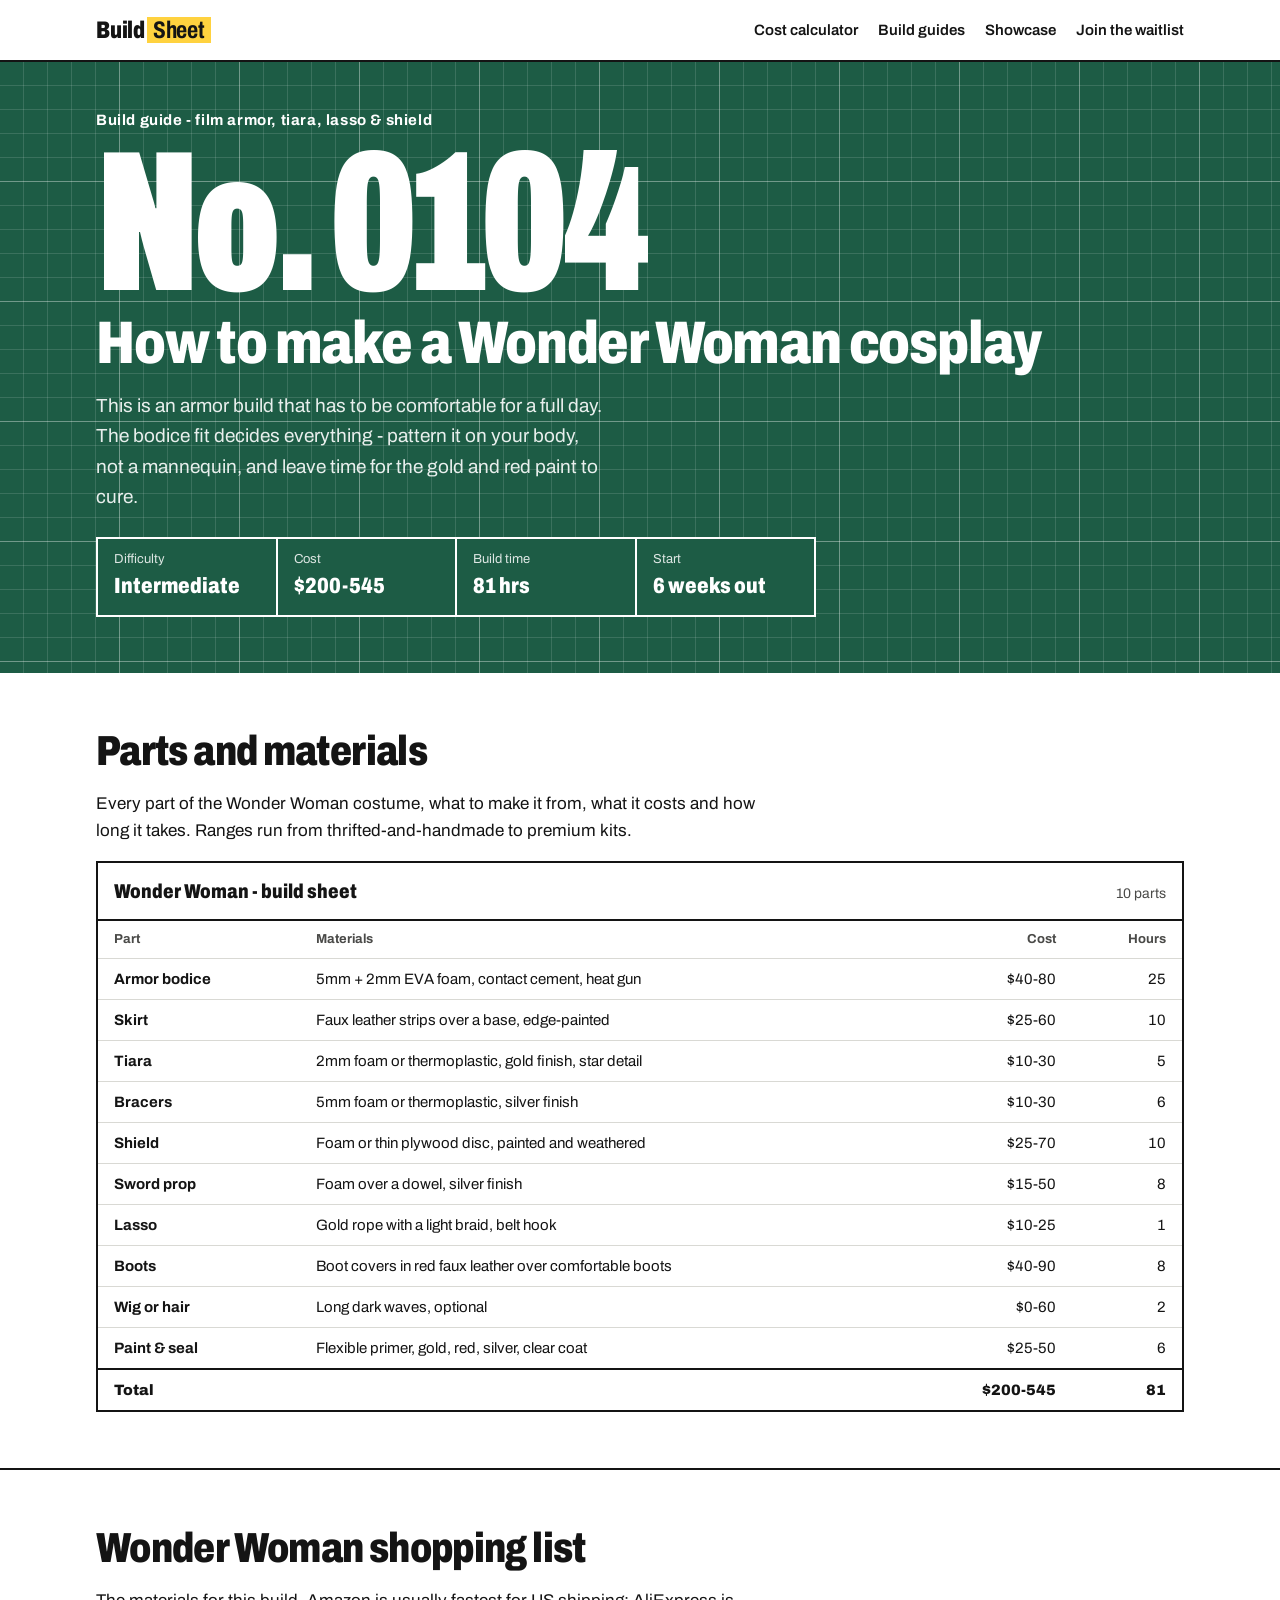
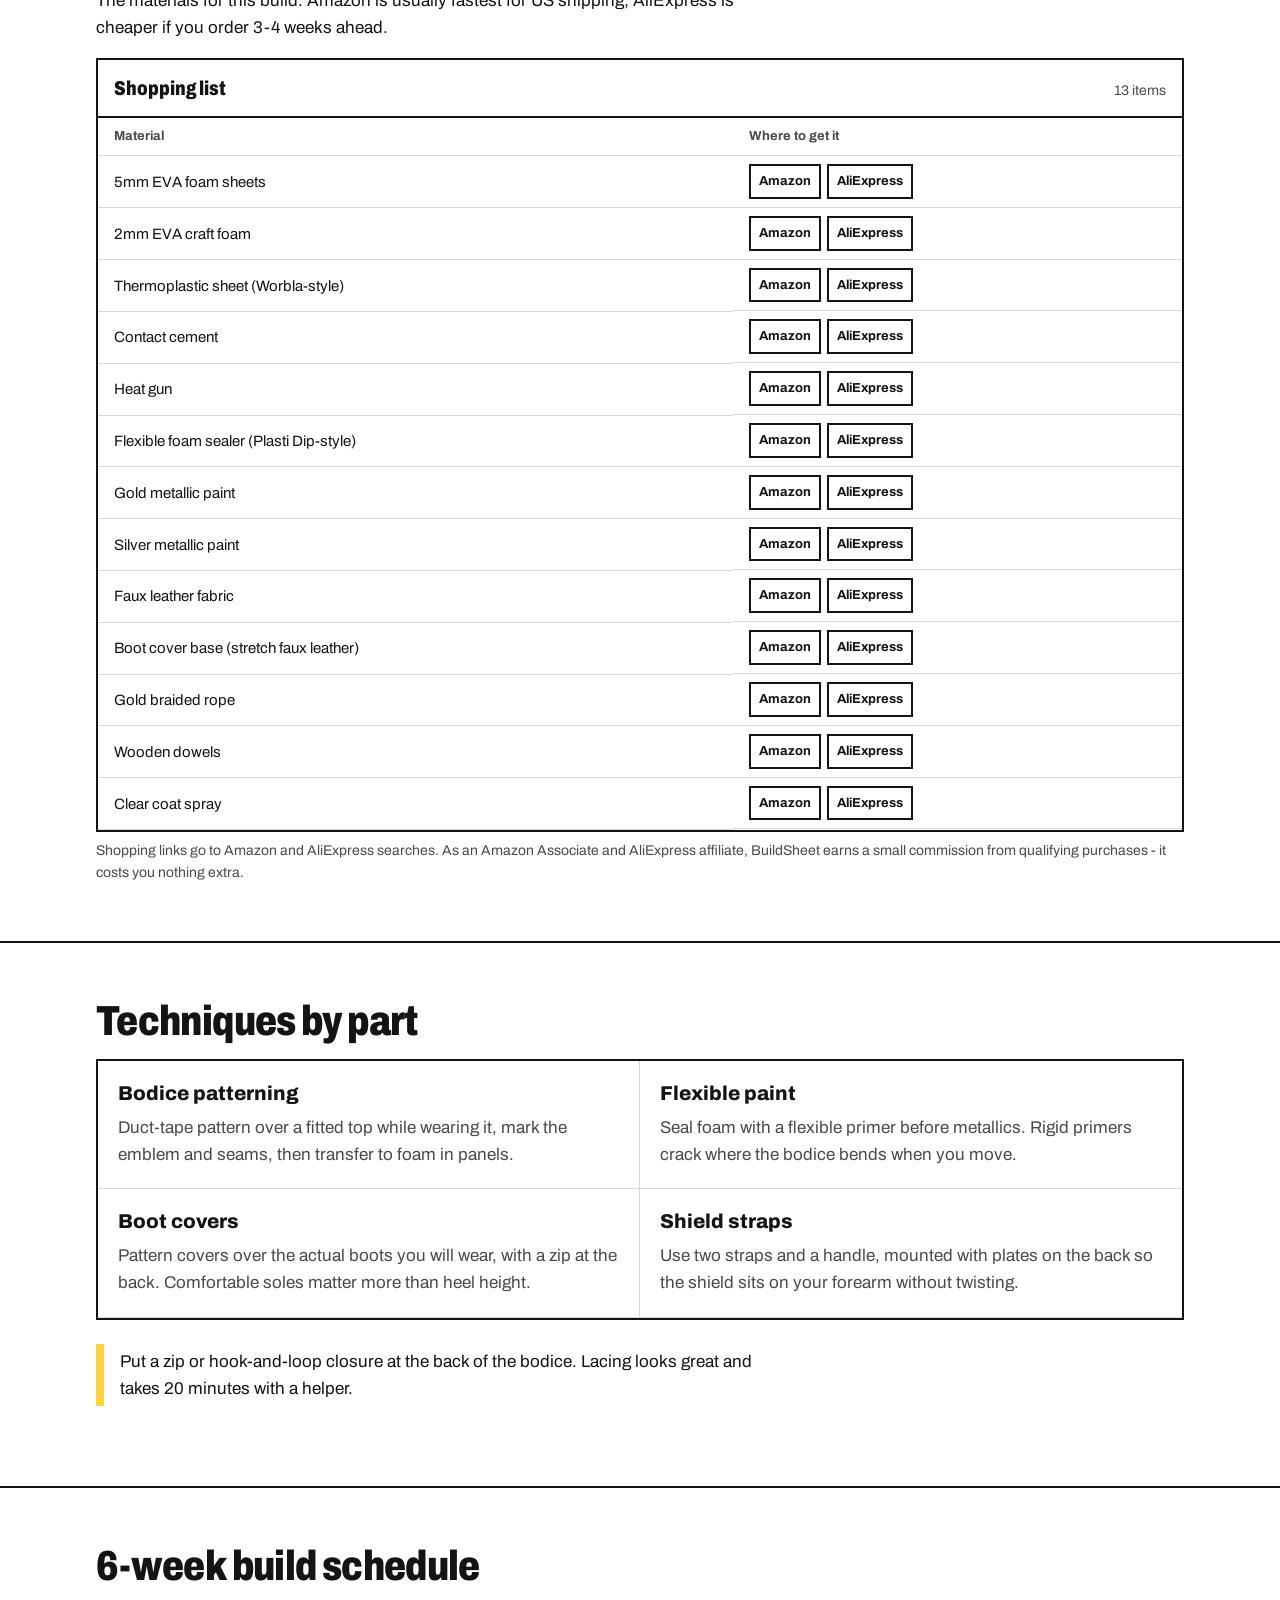
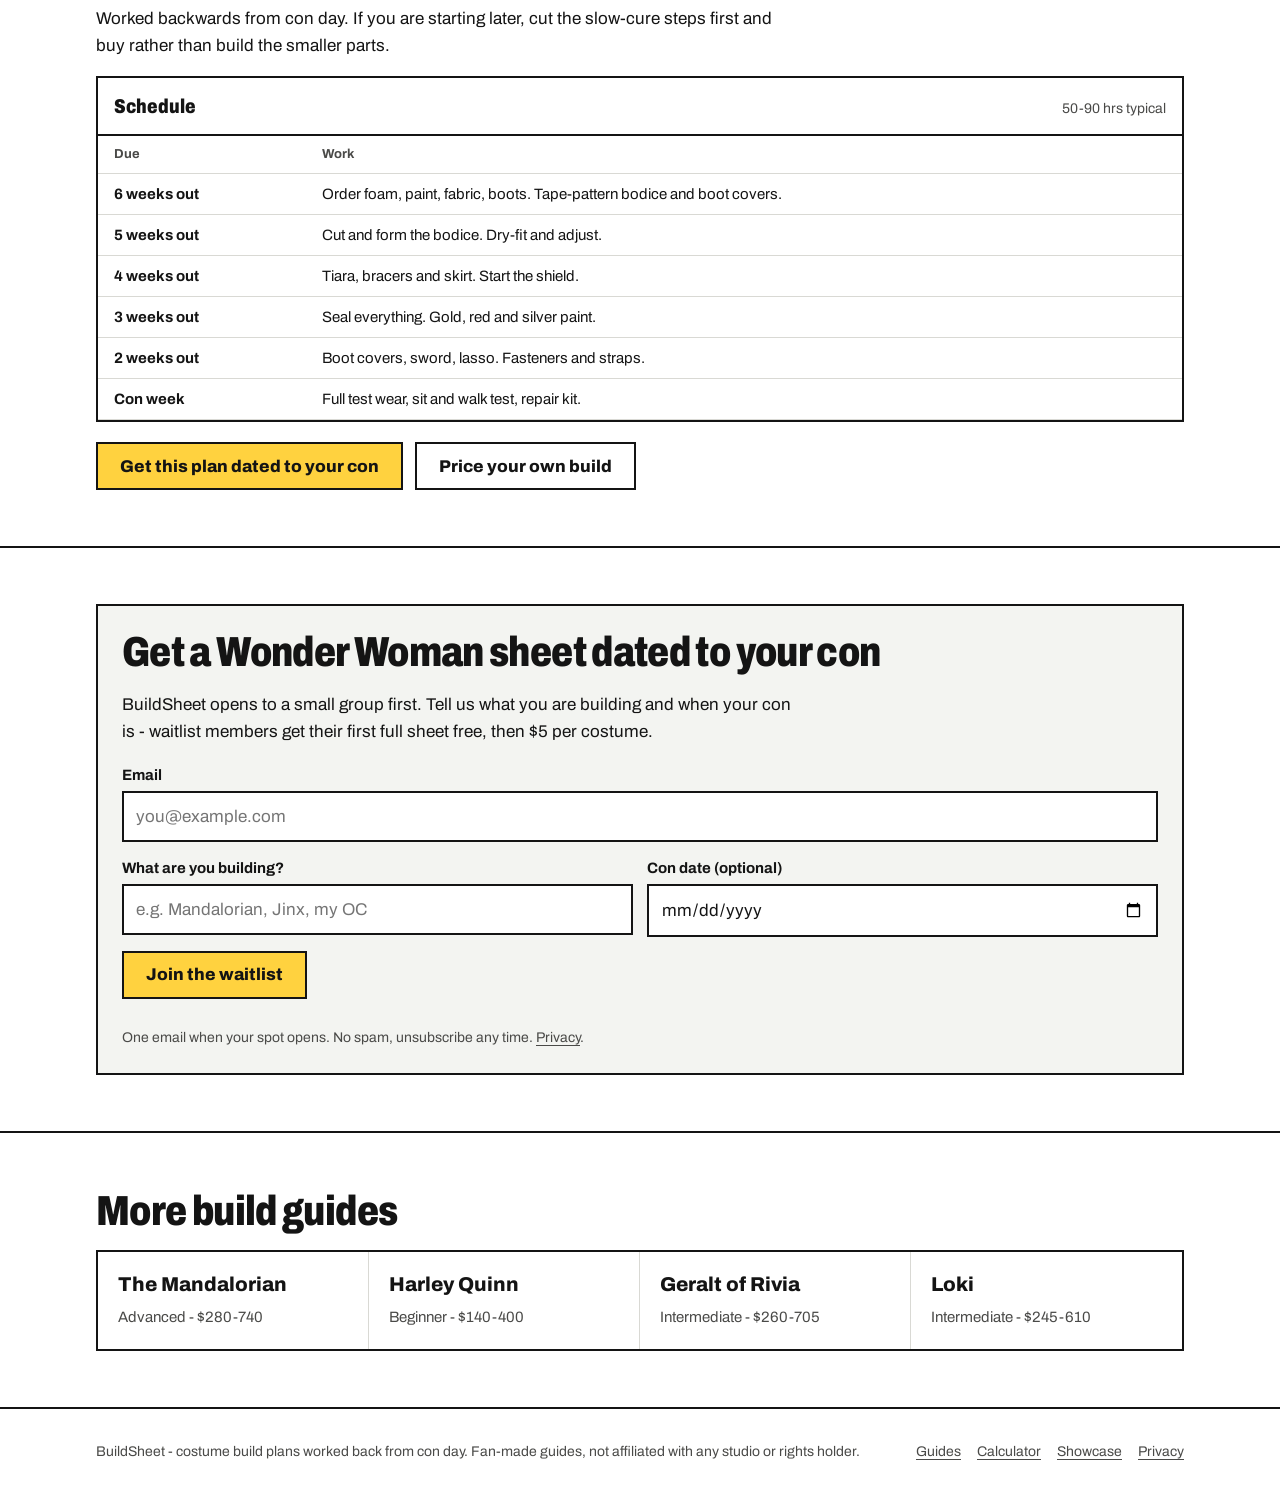
<file: guides/wonder-woman-cosplay-guide/index.html>
<!doctype html>
<html lang="en">
<head>
<meta charset="utf-8">
<meta name="viewport" content="width=device-width, initial-scale=1">
<title>How to Make a Wonder Woman Cosplay - Parts, Costs &amp; 6-Week Build Schedule</title>
<meta name="description" content="Wonder Woman build breakdown: foam armor bodice, skirt strips, tiara, bracers, lasso, shield and boots. Materials list, $200-545 cost range and a 6-week schedule.">
<meta name="robots" content="noindex">
<link rel="canonical" href="https://mobizombi.github.io/buildsheet/guides/wonder-woman-cosplay-guide/">
<meta property="og:title" content="How to Make a Wonder Woman Cosplay - Parts, Costs &amp; 6-Week Build Schedule">
<meta property="og:description" content="Wonder Woman build breakdown: foam armor bodice, skirt strips, tiara, bracers, lasso, shield and boots. Materials list, $200-545 cost range and a 6-week schedule.">
<meta property="og:type" content="website">
<meta name="theme-color" content="#1d5c45">
<link rel="icon" href="../../favicon.svg" type="image/svg+xml">
<link rel="preconnect" href="https://fonts.googleapis.com">
<link rel="preconnect" href="https://fonts.gstatic.com" crossorigin>
<link href="https://fonts.googleapis.com/css2?family=Archivo:wdth,wght@62..125,400..900&display=swap" rel="stylesheet">
<link rel="stylesheet" href="../../css/style.css?v=mwquofsh">
<script type="application/ld+json">{"@context":"https://schema.org","@type":"HowTo","name":"How to make a Wonder Woman cosplay","description":"Wonder Woman build breakdown: foam armor bodice, skirt strips, tiara, bracers, lasso, shield and boots. Materials list, $200-545 cost range and a 6-week schedule.","estimatedCost":{"@type":"MonetaryAmount","currency":"USD","minValue":200,"maxValue":545},"supply":[{"@type":"HowToSupply","name":"5mm + 2mm EVA foam, contact cement, heat gun"},{"@type":"HowToSupply","name":"Faux leather strips over a base, edge-painted"},{"@type":"HowToSupply","name":"2mm foam or thermoplastic, gold finish, star detail"},{"@type":"HowToSupply","name":"5mm foam or thermoplastic, silver finish"},{"@type":"HowToSupply","name":"Foam or thin plywood disc, painted and weathered"},{"@type":"HowToSupply","name":"Foam over a dowel, silver finish"},{"@type":"HowToSupply","name":"Gold rope with a light braid, belt hook"},{"@type":"HowToSupply","name":"Boot covers in red faux leather over comfortable boots"},{"@type":"HowToSupply","name":"Long dark waves, optional"},{"@type":"HowToSupply","name":"Flexible primer, gold, red, silver, clear coat"}],"step":[{"@type":"HowToStep","name":"6 weeks out","text":"Order foam, paint, fabric, boots. Tape-pattern bodice and boot covers."},{"@type":"HowToStep","name":"5 weeks out","text":"Cut and form the bodice. Dry-fit and adjust."},{"@type":"HowToStep","name":"4 weeks out","text":"Tiara, bracers and skirt. Start the shield."},{"@type":"HowToStep","name":"3 weeks out","text":"Seal everything. Gold, red and silver paint."},{"@type":"HowToStep","name":"2 weeks out","text":"Boot covers, sword, lasso. Fasteners and straps."},{"@type":"HowToStep","name":"Con week","text":"Full test wear, sit and walk test, repair kit."}]}</script>
</head>
<body>
<header class="top"><div class="wrap">
<a class="brand" href="../../">Build<b>Sheet</b></a>
<nav class="nav" aria-label="Main">
<a href="../../cost-calculator/">Cost calculator</a>
<a href="../../guides/">Build guides</a>
<a href="../../showcase/">Showcase</a>
<a href="../../#join">Join the waitlist</a>
</nav>
</div></header>
<main>
<div class="mat envelope"><div class="wrap">
<p class="pattern-no"><small>Build guide - film armor, tiara, lasso &amp; shield</small>No.&nbsp;0104</p>
<h1>How to make a Wonder Woman cosplay</h1>
<p class="lede">This is an armor build that has to be comfortable for a full day. The bodice fit decides everything - pattern it on your body, not a mannequin, and leave time for the gold and red paint to cure.</p>
<dl class="guide-meta">
<div><dt>Difficulty</dt><dd>Intermediate</dd></div>
<div><dt>Cost</dt><dd>$200-545</dd></div>
<div><dt>Build time</dt><dd>81 hrs</dd></div>
<div><dt>Start</dt><dd>6 weeks out</dd></div>
</dl>
</div></div>

<section><div class="wrap">
<h2>Parts and materials</h2>
<p class="measure">Every part of the Wonder Woman costume, what to make it from, what it costs and how long it takes. Ranges run from thrifted-and-handmade to premium kits.</p>
<div class="sheet"><div class="sheet-head"><strong>Wonder Woman - build sheet</strong><span>10 parts</span></div><div class="table-scroll"><table>
<thead><tr><th scope="col">Part</th><th scope="col" class="col-mat">Materials</th><th scope="col" class="num">Cost</th><th scope="col" class="num">Hours</th></tr></thead>
<tbody><tr><td><strong>Armor bodice</strong><span class="mat-inline">5mm + 2mm EVA foam, contact cement, heat gun</span></td><td class="col-mat">5mm + 2mm EVA foam, contact cement, heat gun</td><td class="num">$40-80</td><td class="num">25</td></tr><tr><td><strong>Skirt</strong><span class="mat-inline">Faux leather strips over a base, edge-painted</span></td><td class="col-mat">Faux leather strips over a base, edge-painted</td><td class="num">$25-60</td><td class="num">10</td></tr><tr><td><strong>Tiara</strong><span class="mat-inline">2mm foam or thermoplastic, gold finish, star detail</span></td><td class="col-mat">2mm foam or thermoplastic, gold finish, star detail</td><td class="num">$10-30</td><td class="num">5</td></tr><tr><td><strong>Bracers</strong><span class="mat-inline">5mm foam or thermoplastic, silver finish</span></td><td class="col-mat">5mm foam or thermoplastic, silver finish</td><td class="num">$10-30</td><td class="num">6</td></tr><tr><td><strong>Shield</strong><span class="mat-inline">Foam or thin plywood disc, painted and weathered</span></td><td class="col-mat">Foam or thin plywood disc, painted and weathered</td><td class="num">$25-70</td><td class="num">10</td></tr><tr><td><strong>Sword prop</strong><span class="mat-inline">Foam over a dowel, silver finish</span></td><td class="col-mat">Foam over a dowel, silver finish</td><td class="num">$15-50</td><td class="num">8</td></tr><tr><td><strong>Lasso</strong><span class="mat-inline">Gold rope with a light braid, belt hook</span></td><td class="col-mat">Gold rope with a light braid, belt hook</td><td class="num">$10-25</td><td class="num">1</td></tr><tr><td><strong>Boots</strong><span class="mat-inline">Boot covers in red faux leather over comfortable boots</span></td><td class="col-mat">Boot covers in red faux leather over comfortable boots</td><td class="num">$40-90</td><td class="num">8</td></tr><tr><td><strong>Wig or hair</strong><span class="mat-inline">Long dark waves, optional</span></td><td class="col-mat">Long dark waves, optional</td><td class="num">$0-60</td><td class="num">2</td></tr><tr><td><strong>Paint &amp; seal</strong><span class="mat-inline">Flexible primer, gold, red, silver, clear coat</span></td><td class="col-mat">Flexible primer, gold, red, silver, clear coat</td><td class="num">$25-50</td><td class="num">6</td></tr></tbody>
<tfoot><tr><td>Total</td><td class="col-mat"></td><td class="num">$200-545</td><td class="num">81</td></tr></tfoot>
</table></div></div>
</div></section>

<section><div class="wrap">
<h2>Wonder Woman shopping list</h2>
<p class="measure">The materials for this build. Amazon is usually fastest for US shipping; AliExpress is cheaper if you order 3-4 weeks ahead.</p>
<div class="sheet"><div class="sheet-head"><strong>Shopping list</strong><span>13 items</span></div><div class="table-scroll"><table class="shop">
<thead><tr><th scope="col">Material</th><th scope="col">Where to get it</th></tr></thead>
<tbody><tr><td>5mm EVA foam sheets</td><td class="shop-links"><a href="https://www.amazon.com/s?k=eva%20foam%20sheet%205mm%20cosplay&tag=cheapadeal-20" rel="sponsored nofollow noopener" target="_blank" data-shop="amazon" data-item="eva5">Amazon</a><a href="https://s.click.aliexpress.com/e/_c3VJO61J" rel="sponsored nofollow noopener" target="_blank" data-shop="aliexpress" data-item="eva5">AliExpress</a></td></tr><tr><td>2mm EVA craft foam</td><td class="shop-links"><a href="https://www.amazon.com/s?k=eva%20foam%202mm%20cosplay&tag=cheapadeal-20" rel="sponsored nofollow noopener" target="_blank" data-shop="amazon" data-item="eva2">Amazon</a><a href="https://s.click.aliexpress.com/e/_c2znup7R" rel="sponsored nofollow noopener" target="_blank" data-shop="aliexpress" data-item="eva2">AliExpress</a></td></tr><tr><td>Thermoplastic sheet (Worbla-style)</td><td class="shop-links"><a href="https://www.amazon.com/s?k=thermoplastic%20sheet%20cosplay&tag=cheapadeal-20" rel="sponsored nofollow noopener" target="_blank" data-shop="amazon" data-item="thermo">Amazon</a><a href="https://s.click.aliexpress.com/e/_c3t6ogPx" rel="sponsored nofollow noopener" target="_blank" data-shop="aliexpress" data-item="thermo">AliExpress</a></td></tr><tr><td>Contact cement</td><td class="shop-links"><a href="https://www.amazon.com/s?k=contact%20cement%20glue&tag=cheapadeal-20" rel="sponsored nofollow noopener" target="_blank" data-shop="amazon" data-item="contact">Amazon</a><a href="https://s.click.aliexpress.com/e/_c3VZR7SN" rel="sponsored nofollow noopener" target="_blank" data-shop="aliexpress" data-item="contact">AliExpress</a></td></tr><tr><td>Heat gun</td><td class="shop-links"><a href="https://www.amazon.com/s?k=heat%20gun%20crafts&tag=cheapadeal-20" rel="sponsored nofollow noopener" target="_blank" data-shop="amazon" data-item="heatgun">Amazon</a><a href="https://s.click.aliexpress.com/e/_c3GqI2pX" rel="sponsored nofollow noopener" target="_blank" data-shop="aliexpress" data-item="heatgun">AliExpress</a></td></tr><tr><td>Flexible foam sealer (Plasti Dip-style)</td><td class="shop-links"><a href="https://www.amazon.com/s?k=plasti%20dip%20spray&tag=cheapadeal-20" rel="sponsored nofollow noopener" target="_blank" data-shop="amazon" data-item="sealer">Amazon</a><a href="https://s.click.aliexpress.com/e/_c4csPU2D" rel="sponsored nofollow noopener" target="_blank" data-shop="aliexpress" data-item="sealer">AliExpress</a></td></tr><tr><td>Gold metallic paint</td><td class="shop-links"><a href="https://www.amazon.com/s?k=gold%20metallic%20spray%20paint&tag=cheapadeal-20" rel="sponsored nofollow noopener" target="_blank" data-shop="amazon" data-item="goldpaint">Amazon</a><a href="https://s.click.aliexpress.com/e/_c3ew5t3B" rel="sponsored nofollow noopener" target="_blank" data-shop="aliexpress" data-item="goldpaint">AliExpress</a></td></tr><tr><td>Silver metallic paint</td><td class="shop-links"><a href="https://www.amazon.com/s?k=silver%20metallic%20paint&tag=cheapadeal-20" rel="sponsored nofollow noopener" target="_blank" data-shop="amazon" data-item="silverpaint">Amazon</a><a href="https://s.click.aliexpress.com/e/_c3rZA4MV" rel="sponsored nofollow noopener" target="_blank" data-shop="aliexpress" data-item="silverpaint">AliExpress</a></td></tr><tr><td>Faux leather fabric</td><td class="shop-links"><a href="https://www.amazon.com/s?k=faux%20leather%20fabric&tag=cheapadeal-20" rel="sponsored nofollow noopener" target="_blank" data-shop="amazon" data-item="fauxleather">Amazon</a><a href="https://s.click.aliexpress.com/e/_c3MGVdC1" rel="sponsored nofollow noopener" target="_blank" data-shop="aliexpress" data-item="fauxleather">AliExpress</a></td></tr><tr><td>Boot cover base (stretch faux leather)</td><td class="shop-links"><a href="https://www.amazon.com/s?k=stretch%20faux%20leather%20fabric&tag=cheapadeal-20" rel="sponsored nofollow noopener" target="_blank" data-shop="amazon" data-item="bootcovers">Amazon</a><a href="https://s.click.aliexpress.com/e/_c4O0bWVB" rel="sponsored nofollow noopener" target="_blank" data-shop="aliexpress" data-item="bootcovers">AliExpress</a></td></tr><tr><td>Gold braided rope</td><td class="shop-links"><a href="https://www.amazon.com/s?k=gold%20braided%20rope&tag=cheapadeal-20" rel="sponsored nofollow noopener" target="_blank" data-shop="amazon" data-item="rope">Amazon</a><a href="https://s.click.aliexpress.com/e/_c4nuW701" rel="sponsored nofollow noopener" target="_blank" data-shop="aliexpress" data-item="rope">AliExpress</a></td></tr><tr><td>Wooden dowels</td><td class="shop-links"><a href="https://www.amazon.com/s?k=wooden%20dowel%20rods&tag=cheapadeal-20" rel="sponsored nofollow noopener" target="_blank" data-shop="amazon" data-item="dowel">Amazon</a><a href="https://s.click.aliexpress.com/e/_c38mfbe5" rel="sponsored nofollow noopener" target="_blank" data-shop="aliexpress" data-item="dowel">AliExpress</a></td></tr><tr><td>Clear coat spray</td><td class="shop-links"><a href="https://www.amazon.com/s?k=clear%20coat%20spray%20matte%20gloss&tag=cheapadeal-20" rel="sponsored nofollow noopener" target="_blank" data-shop="amazon" data-item="clear">Amazon</a><a href="https://s.click.aliexpress.com/e/_c4FOVvZj" rel="sponsored nofollow noopener" target="_blank" data-shop="aliexpress" data-item="clear">AliExpress</a></td></tr></tbody>
</table></div></div>
<p class="form-note" style="margin-top:8px">Shopping links go to Amazon and AliExpress searches. As an Amazon Associate and AliExpress affiliate, BuildSheet earns a small commission from qualifying purchases - it costs you nothing extra.</p>
</div></section>

<section><div class="wrap">
<h2>Techniques by part</h2>
<div class="tech"><div><h3>Bodice patterning</h3><p>Duct-tape pattern over a fitted top while wearing it, mark the emblem and seams, then transfer to foam in panels.</p></div><div><h3>Flexible paint</h3><p>Seal foam with a flexible primer before metallics. Rigid primers crack where the bodice bends when you move.</p></div><div><h3>Boot covers</h3><p>Pattern covers over the actual boots you will wear, with a zip at the back. Comfortable soles matter more than heel height.</p></div><div><h3>Shield straps</h3><p>Use two straps and a handle, mounted with plates on the back so the shield sits on your forearm without twisting.</p></div></div>
<p class="callout measure">Put a zip or hook-and-loop closure at the back of the bodice. Lacing looks great and takes 20 minutes with a helper.</p>
</div></section>

<section><div class="wrap">
<h2>6-week build schedule</h2>
<p class="measure">Worked backwards from con day. If you are starting later, cut the slow-cure steps first and buy rather than build the smaller parts.</p>
<div class="sheet"><div class="sheet-head"><strong>Schedule</strong><span>50-90 hrs typical</span></div><div class="table-scroll"><table>
<thead><tr><th scope="col">Due</th><th scope="col">Work</th></tr></thead>
<tbody><tr><td class="due">6 weeks out</td><td>Order foam, paint, fabric, boots. Tape-pattern bodice and boot covers.</td></tr><tr><td class="due">5 weeks out</td><td>Cut and form the bodice. Dry-fit and adjust.</td></tr><tr><td class="due">4 weeks out</td><td>Tiara, bracers and skirt. Start the shield.</td></tr><tr><td class="due">3 weeks out</td><td>Seal everything. Gold, red and silver paint.</td></tr><tr><td class="due">2 weeks out</td><td>Boot covers, sword, lasso. Fasteners and straps.</td></tr><tr><td class="due">Con week</td><td>Full test wear, sit and walk test, repair kit.</td></tr></tbody>
</table></div></div>
<div class="btns" style="margin-top:20px"><a class="btn" href="#join">Get this plan dated to your con</a><a class="btn ghost" href="../../cost-calculator/">Price your own build</a></div>
</div></section>

<section><div class="wrap">
<div class="join" id="join">
<h2>Get a Wonder Woman sheet dated to your con</h2>
<p class="measure">BuildSheet opens to a small group first. Tell us what you are building and when your con is - waitlist members get their first full sheet free, then $5 per costume.</p>
<form class="form" action="https://formsubmit.co/trafficgoathq@gmail.com" method="POST" data-ajax="https://formsubmit.co/ajax/trafficgoathq@gmail.com">
<input type="hidden" name="_subject" value="BuildSheet waitlist">
<input type="hidden" name="_template" value="table">
<input type="hidden" name="_captcha" value="false">
<input type="hidden" name="source" value="wonder-woman-cosplay-guide">
<input type="text" name="_honey" class="hp" tabindex="-1" autocomplete="off" aria-hidden="true">
<div class="field"><label for="em-wonder-woman-cosplay-guide">Email</label><input id="em-wonder-woman-cosplay-guide" type="email" name="email" required autocomplete="email" placeholder="you@example.com"></div>
<div class="form-row">
<div class="field"><label for="co-wonder-woman-cosplay-guide">What are you building?</label><input id="co-wonder-woman-cosplay-guide" type="text" name="costume" placeholder="e.g. Mandalorian, Jinx, my OC" maxlength="120"></div>
<div class="field"><label for="dt-wonder-woman-cosplay-guide">Con date (optional)</label><input id="dt-wonder-woman-cosplay-guide" type="date" name="con_date"></div>
</div>
<div class="btns"><button class="btn" type="submit">Join the waitlist</button></div>
<p class="form-msg" role="status" aria-live="polite"></p>
<p class="form-note">One email when your spot opens. No spam, unsubscribe any time. <a href="../../privacy/">Privacy</a>.</p>
</form>
</div>
</div></section>

<section><div class="wrap">
<h2>More build guides</h2>
<div class="cards"><a class="card" href="../mandalorian-cosplay-guide/"><h3>The Mandalorian</h3><p>Advanced - $280-740</p></a><a class="card" href="../harley-quinn-cosplay-guide/"><h3>Harley Quinn</h3><p>Beginner - $140-400</p></a><a class="card" href="../geralt-of-rivia-cosplay-guide/"><h3>Geralt of Rivia</h3><p>Intermediate - $260-705</p></a><a class="card" href="../loki-cosplay-guide/"><h3>Loki</h3><p>Intermediate - $245-610</p></a></div>
</div></section>
</main>
<footer><div class="wrap">
<span>BuildSheet - costume build plans worked back from con day. Fan-made guides, not affiliated with any studio or rights holder.</span>
<nav aria-label="Footer"><a href="../../guides/">Guides</a><a href="../../cost-calculator/">Calculator</a><a href="../../showcase/">Showcase</a><a href="../../privacy/">Privacy</a></nav>
</div></footer>
<script src="../../js/form.js?v=mwquofsh" defer></script>
</body>
</html>
</file>
<file: css/style.css>
/* BuildSheet - concept: every costume is a sewing-pattern envelope.
   One family (Archivo, width axis), ink + cutting-mat green, tape-measure yellow as the rare accent.
   Constraint: no rounded corners anywhere. */
:root {
  --ink: #141414;
  --ink-2: #4a4a48;
  --field: #ffffff;
  --rule: #141414;
  --rule-soft: #d9d9d4;
  --mat: #1d5c45;
  --mat-line: rgba(255, 255, 255, 0.13);
  --mat-line-strong: rgba(255, 255, 255, 0.28);
  --on-mat: #ffffff;
  --tape: #ffd23f;
  --on-tape: #141414;
  --panel: #f3f4f1;
  --ok: #1d5c45;
  --warn: #9a5b00;
  --bad: #b3261e;
  --font: "Archivo", system-ui, -apple-system, "Segoe UI", sans-serif;
}
@media (prefers-color-scheme: dark) {
  :root {
    --ink: #f2f2ee;
    --ink-2: #b9bab4;
    --field: #111312;
    --rule: #f2f2ee;
    --rule-soft: #34383a;
    --mat: #163f31;
    --panel: #1b1e1d;
    --ok: #6fd3a8;
    --warn: #f0b451;
    --bad: #ff8a80;
  }
}
* { box-sizing: border-box; border-radius: 0 !important; }
html { -webkit-text-size-adjust: 100%; }
body {
  margin: 0;
  background: var(--field);
  color: var(--ink);
  font-family: var(--font);
  font-size: 17px;
  line-height: 1.6;
}
a { color: inherit; text-underline-offset: 3px; }
a:focus-visible, button:focus-visible, input:focus-visible, select:focus-visible {
  outline: 3px solid var(--tape);
  outline-offset: 2px;
}
img { max-width: 100%; }
.wrap { max-width: 1120px; margin: 0 auto; padding: 0 16px; }
.measure { max-width: 68ch; }

/* header */
.top { border-bottom: 2px solid var(--rule); }
.top .wrap { display: flex; align-items: center; justify-content: space-between; gap: 16px; min-height: 60px; flex-wrap: wrap; }
.brand { font-weight: 850; font-stretch: 75%; font-size: 24px; letter-spacing: -0.01em; text-decoration: none; }
.brand b { background: var(--tape); color: var(--on-tape); padding: 0 6px; margin-left: 2px; }
.nav { display: flex; gap: 20px; font-size: 15px; font-weight: 600; flex-wrap: wrap; }
.nav a { text-decoration: none; }
.nav a:hover { text-decoration: underline; }

/* cutting mat - the signature surface */
.mat {
  background-color: var(--mat);
  color: var(--on-mat);
  background-image:
    linear-gradient(var(--mat-line-strong) 1px, transparent 1px),
    linear-gradient(90deg, var(--mat-line-strong) 1px, transparent 1px),
    linear-gradient(var(--mat-line) 1px, transparent 1px),
    linear-gradient(90deg, var(--mat-line) 1px, transparent 1px);
  background-size: 120px 120px, 120px 120px, 24px 24px, 24px 24px;
  background-position: -1px -1px;
}

/* envelope hero */
.envelope { padding: 48px 0 56px; }
.envelope-grid { display: grid; gap: 32px; }
@media (min-width: 900px) { .envelope-grid { grid-template-columns: 1.1fr 0.9fr; align-items: start; gap: 48px; } }
.pattern-no {
  font-weight: 900;
  font-stretch: 62%;
  font-size: clamp(96px, 22vw, 200px);
  line-height: 0.82;
  letter-spacing: -0.03em;
  margin: 0 0 8px;
}
.pattern-no small { display: block; font-size: 15px; font-stretch: 100%; font-weight: 700; letter-spacing: 0.04em; line-height: 1.4; margin-bottom: 10px; }
h1 { font-weight: 850; font-stretch: 80%; font-size: clamp(34px, 6.4vw, 60px); line-height: 1.0; letter-spacing: -0.02em; margin: 0 0 18px; }
.lede { font-size: 19px; max-width: 46ch; margin: 0 0 24px; }
.mat .lede { color: rgba(255, 255, 255, 0.9); }

h2 { font-weight: 850; font-stretch: 80%; font-size: clamp(28px, 4.4vw, 42px); line-height: 1.05; letter-spacing: -0.015em; margin: 0 0 16px; }
h3 { font-weight: 800; font-size: 20px; line-height: 1.25; margin: 0 0 8px; }
section { padding: 56px 0; }
section + section { border-top: 2px solid var(--rule); }

/* buttons */
.btn {
  display: inline-flex; align-items: center; justify-content: center;
  min-height: 48px; padding: 0 22px;
  font: inherit; font-weight: 800; font-size: 17px;
  background: var(--tape); color: var(--on-tape);
  border: 2px solid var(--on-tape);
  text-decoration: none; cursor: pointer;
}
.btn:hover { filter: brightness(0.95); }
.btn.ghost { background: transparent; color: inherit; border-color: currentColor; }
.btns { display: flex; gap: 12px; flex-wrap: wrap; }

/* the build sheet card - reads like the back of a pattern envelope */
.sheet { background: var(--field); color: var(--ink); border: 2px solid var(--rule); }
.mat .sheet { box-shadow: 10px 10px 0 rgba(0, 0, 0, 0.35); }
.sheet-head { display: flex; justify-content: space-between; align-items: baseline; gap: 12px; padding: 12px 16px; border-bottom: 2px solid var(--rule); }
.sheet-head strong { font-stretch: 80%; font-size: 20px; font-weight: 850; }
.sheet-head span { font-size: 14px; color: var(--ink-2); }
.sheet table { width: 100%; border-collapse: collapse; font-size: 15px; }
.sheet th, .sheet td { text-align: left; padding: 8px 16px; border-bottom: 1px solid var(--rule-soft); vertical-align: top; }
.sheet th { font-size: 13px; font-weight: 700; color: var(--ink-2); }
.sheet td.num, .sheet th.num { text-align: right; font-variant-numeric: tabular-nums; white-space: nowrap; }
.sheet tfoot td { font-weight: 850; border-top: 2px solid var(--rule); border-bottom: 0; }
.sheet .due { font-weight: 700; white-space: nowrap; }
.sheet-foot { padding: 12px 16px; border-top: 2px solid var(--rule); font-size: 14px; display: flex; justify-content: space-between; gap: 8px; flex-wrap: wrap; }
.hl { background: var(--tape); color: var(--on-tape); padding: 0 4px; font-weight: 800; }
.table-scroll { overflow-x: auto; }
.mat-inline { display: block; font-size: 14px; color: var(--ink-2); font-weight: 400; margin-top: 2px; }
.sheet .col-mat { display: none; }
@media (min-width: 720px) { .mat-inline { display: none; } .sheet .col-mat { display: table-cell; } }

/* steps - a real sequence, so numbers are earned */
.steps { display: grid; gap: 0; border: 2px solid var(--rule); }
@media (min-width: 800px) { .steps { grid-template-columns: repeat(3, 1fr); } }
.step { padding: 24px; border-bottom: 2px solid var(--rule); }
@media (min-width: 800px) { .step { border-bottom: 0; border-right: 2px solid var(--rule); } .step:last-child { border-right: 0; } }
.step:last-child { border-bottom: 0; }
.step .n { font-weight: 900; font-stretch: 62%; font-size: 64px; line-height: 0.9; display: block; margin-bottom: 8px; }
.step p { margin: 0; color: var(--ink-2); }

/* pricing */
.price-row { display: grid; gap: 0; border: 2px solid var(--rule); }
@media (min-width: 800px) { .price-row { grid-template-columns: 1fr 1fr; } }
.price { padding: 24px; }
.price + .price { border-top: 2px solid var(--rule); }
@media (min-width: 800px) { .price + .price { border-top: 0; border-left: 2px solid var(--rule); } }
.price .amt { font-weight: 900; font-stretch: 62%; font-size: 72px; line-height: 0.9; }
.price ul { padding-left: 20px; margin: 12px 0 0; }

/* forms */
.form { display: grid; gap: 14px; }
.field label { display: block; font-weight: 700; font-size: 15px; margin-bottom: 4px; }
.field input, .field select {
  width: 100%; min-height: 48px; padding: 10px 12px;
  font: inherit; color: var(--ink); background: var(--field);
  border: 2px solid var(--rule);
}
.form-row { display: grid; gap: 14px; }
@media (min-width: 640px) { .form-row { grid-template-columns: 1fr 1fr; } }
.form-note { font-size: 14px; color: var(--ink-2); margin: 0; }
.form-msg { font-weight: 700; margin: 0; }
.hp { position: absolute; left: -9999px; }
.join { border: 2px solid var(--rule); padding: 24px; background: var(--panel); }

/* calculator */
.calc-grid { display: grid; gap: 32px; }
@media (min-width: 960px) { .calc-grid { grid-template-columns: 1fr 420px; align-items: start; } .calc-out { position: sticky; top: 16px; } }
.parts { border: 2px solid var(--rule); }
.part { display: grid; grid-template-columns: 28px 1fr; gap: 4px 12px; padding: 14px 16px; border-bottom: 1px solid var(--rule-soft); }
.part:last-child { border-bottom: 0; }
.part input[type=checkbox] { width: 22px; height: 22px; margin: 3px 0 0; accent-color: var(--mat); }
.part label { font-weight: 700; }
.part .opts { grid-column: 2; display: flex; gap: 8px; flex-wrap: wrap; }
.part select { min-height: 40px; font: inherit; font-size: 15px; padding: 4px 8px; border: 2px solid var(--rule); background: var(--field); color: var(--ink); max-width: 100%; }
.part .hint { grid-column: 2; font-size: 14px; color: var(--ink-2); }
.part-group { font-size: 15px; text-transform: uppercase; letter-spacing: .08em; margin: 24px 0 8px; }
.part-group:first-of-type { margin-top: 8px; }
.part .edit { grid-column: 2; display: none; gap: 8px; flex-wrap: wrap; align-items: end; margin-top: 6px; }
.part.on .edit { display: flex; }
.part .edit label { font-weight: 600; font-size: 13px; color: var(--ink-2); display: grid; gap: 2px; }
.part .edit input { width: 92px; min-height: 40px; font: inherit; font-size: 15px; padding: 4px 8px; border: 2px solid var(--rule); background: var(--field); color: var(--ink); }
.part .edit input[data-edited] { border-color: var(--mat); }
.part .reset { min-height: 40px; font: inherit; font-size: 14px; padding: 4px 10px; border: 2px solid var(--rule); background: transparent; color: var(--ink); cursor: pointer; }
.out-label { margin: 16px 0 4px; font-size: 14px; color: var(--ink-2); }
.out-label:first-child { margin-top: 0; }
.out-note { margin: 6px 0 0; font-size: 13px; color: var(--ink-2); }
.mid { font-weight: 800; font-size: 22px; margin: 0; font-variant-numeric: tabular-nums; }
.changelog { font-size: 15px; max-width: 720px; margin-top: 12px; opacity: .9; }
.big { font-weight: 900; font-stretch: 62%; font-size: 64px; line-height: 0.9; font-variant-numeric: tabular-nums; }
.verdict { font-weight: 800; }
.verdict.ok { color: var(--ok); } .verdict.warn { color: var(--warn); } .verdict.bad { color: var(--bad); }

/* guide pages */
.guide-meta { display: grid; grid-template-columns: repeat(2, 1fr); gap: 2px; background: var(--on-mat); border: 2px solid var(--on-mat); margin: 8px 0 0; max-width: 720px; }
@media (min-width: 700px) { .guide-meta { grid-template-columns: repeat(4, 1fr); } }
.guide-meta div { padding: 10px 16px; background: var(--mat); }
.guide-meta dt { font-size: 13px; opacity: 0.85; }
.guide-meta dd { margin: 0; font-weight: 850; font-stretch: 80%; font-size: 22px; }
.tech { display: grid; gap: 0; border: 2px solid var(--rule); }
@media (min-width: 800px) { .tech { grid-template-columns: 1fr 1fr; } }
.tech > div { padding: 20px; border-bottom: 1px solid var(--rule-soft); }
@media (min-width: 800px) { .tech > div:nth-child(odd) { border-right: 1px solid var(--rule-soft); } }
.tech p { margin: 0; color: var(--ink-2); }
.cards { display: grid; gap: 0; border: 2px solid var(--rule); }
@media (min-width: 700px) { .cards { grid-template-columns: repeat(auto-fit, minmax(200px, 1fr)); } }
.card { display: block; padding: 20px; text-decoration: none; border-bottom: 1px solid var(--rule-soft); }
@media (min-width: 700px) { .card { border-bottom: 0; border-right: 1px solid var(--rule-soft); } .card:last-child { border-right: 0; } }
.card:hover h3 { text-decoration: underline; }
.card p { margin: 0; font-size: 15px; color: var(--ink-2); }
.callout { border-left: 8px solid var(--tape); padding: 4px 0 4px 16px; margin: 24px 0; }

.faq details { border-top: 1px solid var(--rule-soft); padding: 14px 0; }
.faq details:last-child { border-bottom: 1px solid var(--rule-soft); }
.faq summary { font-weight: 800; cursor: pointer; }
.faq p { margin: 8px 0 0; color: var(--ink-2); }

footer { border-top: 2px solid var(--rule); padding: 32px 0 48px; font-size: 14px; color: var(--ink-2); }
footer .wrap { display: flex; justify-content: space-between; gap: 16px; flex-wrap: wrap; }
footer nav { display: flex; gap: 16px; flex-wrap: wrap; }

@media (prefers-reduced-motion: no-preference) {
  .btn { transition: filter 150ms ease-out; }
}

/* shopping links (2026-11-20) */
table.shop td { vertical-align: middle; }
.shop-links { display: flex; gap: 6px; flex-wrap: wrap; }
.shop-links a { display: inline-block; padding: 5px 8px; border: 2px solid var(--rule); font-weight: 700; font-size: 13px; text-decoration: none; color: var(--ink); white-space: nowrap; }
.shop-links a:hover { background: var(--mat); border-color: var(--mat); color: #fff; }

/* showcase */
.field textarea { width: 100%; padding: 10px 12px; font: inherit; color: var(--ink); background: var(--field); border: 2px solid var(--rule); resize: vertical; }
.field .form-note { display: block; margin-top: 4px; }
.check { display: grid; grid-template-columns: 24px 1fr; gap: 10px; align-items: start; font-size: 15px; }
.check input { width: 20px; height: 20px; margin: 2px 0 0; accent-color: var(--mat); }
.card-img { display: block; width: 100%; aspect-ratio: 4 / 5; object-fit: cover; margin-bottom: 12px; }
.gallery { display: grid; gap: 8px; grid-template-columns: repeat(auto-fill, minmax(240px, 1fr)); }
.gallery img { width: 100%; height: auto; display: block; }
@media (max-width: 480px) { table.shop th, table.shop td { padding-left: 10px; padding-right: 10px; } }
</file>
